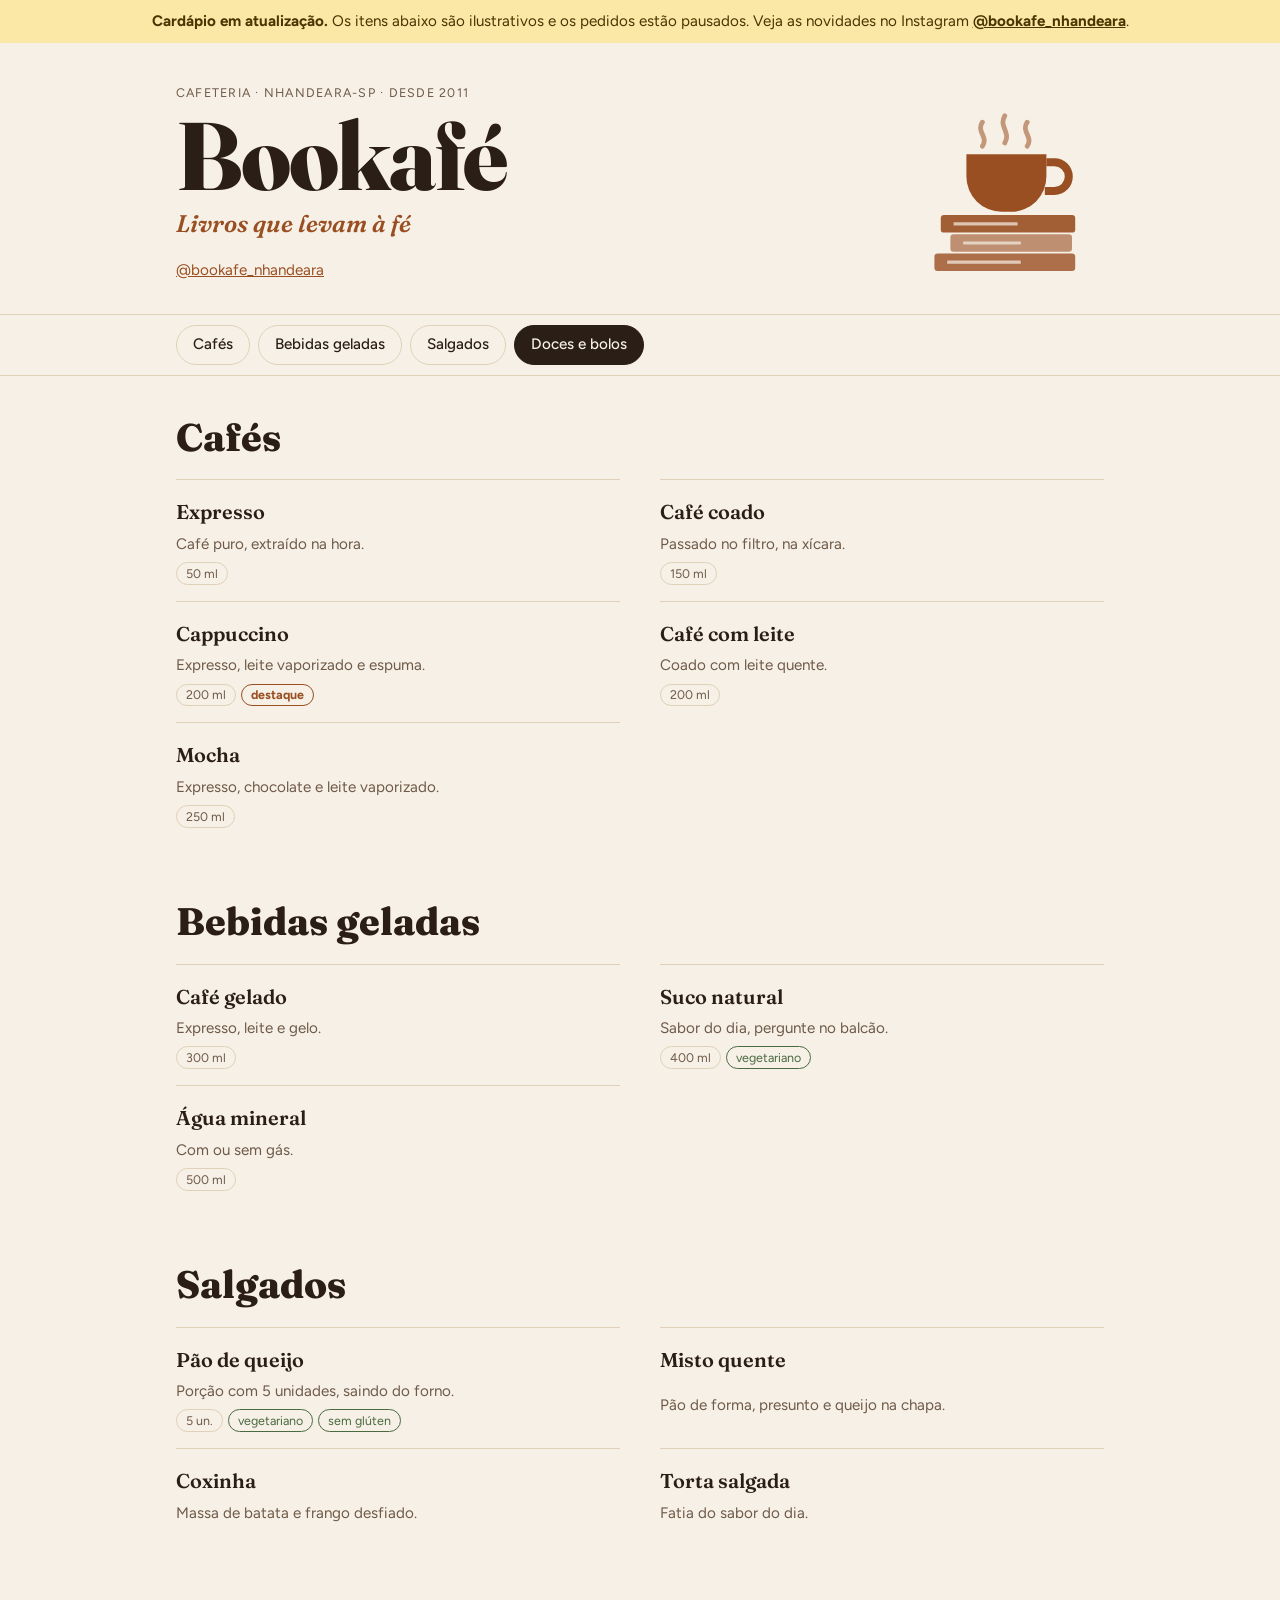
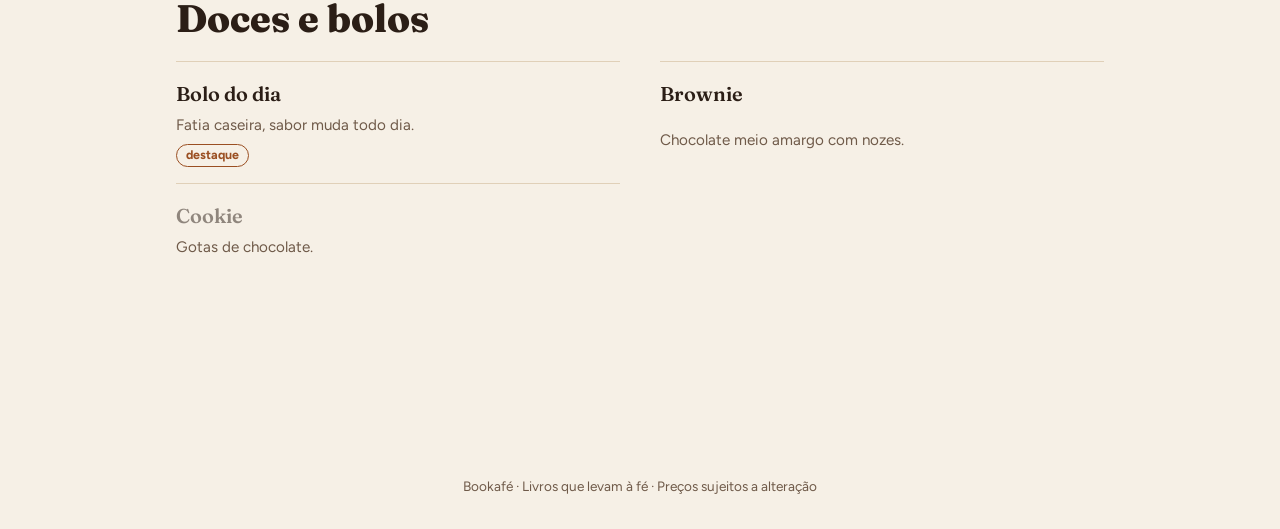
<file: index.html>
<!doctype html>
<html lang="pt-BR">
<head>
<meta charset="utf-8">
<meta name="viewport" content="width=device-width,initial-scale=1,viewport-fit=cover">
<title>Bookafé · Cardápio</title>
<meta name="description" content="Cardápio digital do Bookafé, cafeteria em Nhandeara-SP. Livros que levam à fé.">

<script>
/* =====================================================================
   ÁREA DE EDIÇÃO — tudo que muda no dia a dia fica aqui.
   Regras:
   - Texto sempre entre aspas: "assim".
   - Preço com PONTO, sem R$: 9.50 (nove e cinquenta).
   - Acabou um item? Coloque  esgotado: true  nele.
   - emAtualizacao: true  = aparece o aviso "Cardápio em atualização", os
     preços ficam ESCONDIDOS e os pedidos ficam PAUSADOS. Quando os produtos e preços forem os de verdade,
     mude para  false  e os pedidos voltam a funcionar.
   - Para testar os pedidos com o aviso ligado, abra o endereço com ?teste=1
     ou #teste no final (ex.: index.html?teste=1).
   ===================================================================== */
var LOJA = {
  nome: "Bookafé",
  lema: "Livros que levam à fé",
  emAtualizacao: true,

  // WhatsApp que recebe os pedidos: 55 + DDD + número, só dígitos.
  whatsapp: "5500000000000",

  // Pix que recebe os pagamentos.
  //  - CPF/CNPJ: só dígitos.  - Celular: "+5517999999999".  - E-mail: como está.
  //  - Chave aleatória: cole inteira.
  // nome: como aparece no banco (até 25 letras). cidade: até 15 letras.
  pix: { chave: "A PREENCHER", nome: "BOOKAFE", cidade: "NHANDEARA" },

  endereco: "A PREENCHER (rua, número, bairro)",
  horario: "A PREENCHER (dias e horários)",
  instagram: "bookafe_nhandeara",

  // Como o cliente pode receber o pedido (true = aparece, false = some).
  modos: { mesa: true, retirada: true, entrega: false },

  // Quantas mesas o Bookafé tem (numeradas de 1 até este número).
  mesas: 10,

  livros: "A PREENCHER: conte aqui como funcionam os livros no Bookafé (leitura no local, venda, empréstimo, indicações da semana)."
};

// tags aceitas: "vegetariano", "sem lactose", "sem glúten", "destaque"
var CARDAPIO = [
  { categoria: "Cafés", itens: [
    { nome: "Expresso", desc: "Café puro, extraído na hora.", tamanho: "50 ml", preco: 6.00 },
    { nome: "Café coado", desc: "Passado no filtro, na xícara.", tamanho: "150 ml", preco: 5.00 },
    { nome: "Cappuccino", desc: "Expresso, leite vaporizado e espuma.", tamanho: "200 ml", preco: 10.00, tags: ["destaque"] },
    { nome: "Café com leite", desc: "Coado com leite quente.", tamanho: "200 ml", preco: 7.00 },
    { nome: "Mocha", desc: "Expresso, chocolate e leite vaporizado.", tamanho: "250 ml", preco: 12.00 }
  ]},
  { categoria: "Bebidas geladas", itens: [
    { nome: "Café gelado", desc: "Expresso, leite e gelo.", tamanho: "300 ml", preco: 12.00 },
    { nome: "Suco natural", desc: "Sabor do dia, pergunte no balcão.", tamanho: "400 ml", preco: 10.00, tags: ["vegetariano"] },
    { nome: "Água mineral", desc: "Com ou sem gás.", tamanho: "500 ml", preco: 4.00 }
  ]},
  { categoria: "Salgados", itens: [
    { nome: "Pão de queijo", desc: "Porção com 5 unidades, saindo do forno.", tamanho: "5 un.", preco: 8.00, tags: ["vegetariano", "sem glúten"] },
    { nome: "Misto quente", desc: "Pão de forma, presunto e queijo na chapa.", preco: 10.00 },
    { nome: "Coxinha", desc: "Massa de batata e frango desfiado.", preco: 7.00 },
    { nome: "Torta salgada", desc: "Fatia do sabor do dia.", preco: 12.00 }
  ]},
  { categoria: "Doces e bolos", itens: [
    { nome: "Bolo do dia", desc: "Fatia caseira, sabor muda todo dia.", preco: 9.00, tags: ["destaque"] },
    { nome: "Brownie", desc: "Chocolate meio amargo com nozes.", preco: 9.00 },
    { nome: "Cookie", desc: "Gotas de chocolate.", preco: 6.00, esgotado: true }
  ]}
];
/* ======================= FIM DA ÁREA DE EDIÇÃO ======================= */
</script>

<link rel="preconnect" href="https://fonts.googleapis.com">
<link rel="preconnect" href="https://fonts.gstatic.com" crossorigin>
<link rel="stylesheet" href="https://fonts.googleapis.com/css2?family=Fraunces:opsz,wght@9..144,600;9..144,800&family=Figtree:wght@400;500;700&display=swap">
<style>
/* Layout: papel creme + café, abas de categoria fixas no topo, barra do pedido fixa embaixo, pedido em janela (dialog) */
:root {
  --bg: #f6f0e6;        /* papel */
  --surface: #fffaf2;
  --fg: #2b1e16;        /* espresso */
  --muted: #6f5a49;
  --line: #e0d0b8;
  --accent: #9a4f22;    /* caramelo torrado */
  --on-accent: #fff8ef;
  --leaf: #4b6a40;
  --warn-bg: #fbe7a6; --warn-fg: #4a3500;
  --danger: #a3341f;
  --shadow: 0 10px 30px rgba(60, 35, 15, .14);
  --font-display: "Fraunces", Georgia, "Times New Roman", serif;
  --font-body: "Figtree", system-ui, -apple-system, "Segoe UI", sans-serif;
  color-scheme: light;
}
@media (prefers-color-scheme: dark) { :root:not([data-theme="light"]) {
  --bg: #1a1410; --surface: #241b15; --fg: #f1e6d6; --muted: #bba48e; --line: #3e3026;
  --accent: #e39a5c; --on-accent: #1d1009; --leaf: #9cc08c; --warn-bg: #4a3a0c; --warn-fg: #fbe7a6;
  --danger: #f08a73; --shadow: 0 10px 30px rgba(0,0,0,.45); color-scheme: dark; } }
:root[data-theme="dark"] {
  --bg: #1a1410; --surface: #241b15; --fg: #f1e6d6; --muted: #bba48e; --line: #3e3026;
  --accent: #e39a5c; --on-accent: #1d1009; --leaf: #9cc08c; --warn-bg: #4a3a0c; --warn-fg: #fbe7a6;
  --danger: #f08a73; --shadow: 0 10px 30px rgba(0,0,0,.45); color-scheme: dark; }

* { box-sizing: border-box; }
html { scroll-padding-top: 4.5rem; }
body { margin: 0; background: var(--bg); color: var(--fg); font: 400 1.0625rem/1.55 var(--font-body); }
.wrap { max-width: 60rem; margin-inline: auto; padding-inline: max(16px, env(safe-area-inset-left, 0px)) max(16px, env(safe-area-inset-right, 0px)); }
h1, h2, h3 { font-family: var(--font-display); margin: 0; text-wrap: balance; }
button { font: inherit; color: inherit; cursor: pointer; }
a { color: var(--accent); }
:focus-visible { outline: 3px solid var(--accent); outline-offset: 3px; }
[hidden] { display: none !important; }

.draft { background: var(--warn-bg); color: var(--warn-fg); font-size: .95rem; text-align: center; padding: .6rem 16px; text-wrap: balance; }
.draft a { color: inherit; font-weight: 700; }

/* topo */
.hero { padding-block: 2.5rem 2rem; }
.hero .wrap { display: grid; grid-template-columns: 1fr auto; gap: 1.5rem; align-items: center; }
.eyebrow { margin: 0 0 .5rem; font-size: .78rem; letter-spacing: .1em; text-transform: uppercase; color: var(--muted); }
h1 { font-size: clamp(3.2rem, 13vw, 6rem); font-weight: 800; line-height: .95; letter-spacing: -.02em; }
.lema { margin: .4rem 0 0; font: italic 600 clamp(1.15rem, 3.6vw, 1.5rem)/1.3 var(--font-display); color: var(--accent); }
.info { margin: 1.25rem 0 0; padding: 0; list-style: none; color: var(--muted); font-size: .95rem; display: grid; gap: .2rem; }
.mesaFixa { margin: 0; padding: .7rem .9rem; border-radius: .7rem; border: 1px solid var(--accent); background: color-mix(in srgb, var(--accent) 10%, transparent); }
.mesa-badge { display: inline-block; margin-top: 1rem; padding: .3rem .9rem; border-radius: 999px; background: var(--accent); color: var(--on-accent); font-weight: 700; }
.art { width: clamp(7rem, 26vw, 12rem); color: var(--accent); }

/* abas */
.tabs { position: sticky; top: env(safe-area-inset-top, 0px); z-index: 4; background: color-mix(in srgb, var(--bg) 92%, transparent); backdrop-filter: blur(6px); border-block: 1px solid var(--line); }
.tabs .wrap { display: flex; gap: .5rem; overflow-x: auto; padding-block: .6rem; scrollbar-width: none; }
.tabs a { flex: none; padding: .45rem 1rem; border-radius: 999px; border: 1px solid var(--line); color: var(--fg); text-decoration: none; font-weight: 500; font-size: .95rem; white-space: nowrap; }
.tabs a[aria-current="true"] { background: var(--fg); color: var(--bg); border-color: var(--fg); }

/* cardápio */
main { padding-bottom: 10.5rem; }
.cat { padding-block: 2rem 1rem; }
.cat h2 { font-size: clamp(1.8rem, 6vw, 2.4rem); font-weight: 800; margin-bottom: .75rem; }
.list { list-style: none; margin: 0; padding: 0; display: grid; grid-template-columns: repeat(2, minmax(0, 1fr)); column-gap: 2.5rem; }
.item { padding-block: 1rem; border-top: 1px solid var(--line); display: grid; grid-template-columns: minmax(0, 1fr) auto; gap: .35rem 1rem; align-items: start; }
.row { grid-column: 1 / -1; display: flex; align-items: baseline; gap: .5rem; }
.row h3 { font-size: 1.25rem; font-weight: 600; }
.dots { flex: 1; min-width: .75rem; border-bottom: 2px dotted var(--line); transform: translateY(-.25rem); }
.price { font: 700 1.15rem var(--font-body); color: var(--accent); font-variant-numeric: tabular-nums; white-space: nowrap; }
.desc { margin: 0; color: var(--muted); font-size: .95rem; }
.meta { display: flex; flex-wrap: wrap; gap: .35rem; margin-top: .35rem; font-size: .78rem; }
.meta span { padding: .05rem .55rem; border-radius: 999px; border: 1px solid var(--line); color: var(--muted); }
.meta .t-vegetariano, .meta .t-sem-lactose, .meta .t-sem-gluten { border-color: var(--leaf); color: var(--leaf); }
.meta .t-destaque { border-color: var(--accent); color: var(--accent); font-weight: 700; }
.item.out .row h3, .item.out .price { opacity: .5; }
.item.out .price { text-decoration: line-through; }
.ctrl { align-self: end; }
.add { min-height: 2.75rem; padding: 0 1.1rem; border-radius: 999px; border: 1.5px solid var(--accent); background: transparent; color: var(--accent); font-weight: 700; }
.add:hover { background: var(--accent); color: var(--on-accent); }
.soldout { display: inline-block; padding: .55rem 0; color: var(--danger); font-weight: 700; font-size: .9rem; }
.stepper { display: inline-flex; align-items: center; border-radius: 999px; background: var(--accent); color: var(--on-accent); }
.stepper button { width: 2.75rem; height: 2.75rem; border: 0; background: none; color: inherit; font-size: 1.35rem; font-weight: 700; border-radius: 999px; }
.stepper output { min-width: 1.5rem; text-align: center; font-weight: 700; font-variant-numeric: tabular-nums; }

/* livros */
.books { margin-top: 2.5rem; padding: 1.75rem; border-radius: 1.25rem; background: var(--surface); border: 1px solid var(--line); display: grid; grid-template-columns: auto 1fr; gap: 1.25rem; align-items: center; }
.books h2 { font-size: clamp(1.5rem, 5vw, 2rem); }
.books p { margin: .4rem 0 0; color: var(--muted); }
.books svg { width: 4rem; color: var(--accent); }
footer { padding-block: 1rem 2rem; text-align: center; color: var(--muted); font-size: .85rem; }

/* barra do pedido */
.cartbar { display: grid; gap: .5rem; position: fixed; z-index: 5; left: 0; right: 0; bottom: 0; padding: .75rem max(16px, env(safe-area-inset-right, 0px)) calc(.75rem + env(safe-area-inset-bottom, 0px)) max(16px, env(safe-area-inset-left, 0px)); background: linear-gradient(to top, var(--bg) 65%, transparent); }
.cartbar button { width: min(100%, 36rem); margin-inline: auto; display: flex; justify-content: space-between; align-items: center; gap: 1rem; min-height: 3.6rem; padding: 0 1.4rem; border: 0; border-radius: 999px; background: var(--accent); color: var(--on-accent); font-weight: 700; font-size: 1.05rem; box-shadow: var(--shadow); }
.cartbar .count { font-weight: 500; opacity: .9; }
.cartbar .contaBtn { min-height: 3rem; background: var(--surface); color: var(--fg); border: 1.5px solid var(--accent); font-size: 1rem; }
#contaPedidos { display: grid; gap: 1rem; }
.ped h3 { display: flex; justify-content: space-between; gap: 1rem; margin: 0 0 .2rem; font: 700 .95rem var(--font-body); }
.ped h3 span { color: var(--muted); font-weight: 400; }
.ped ul { list-style: none; margin: 0; padding: 0; }
.ped li { display: flex; justify-content: space-between; gap: 1rem; padding-block: .35rem; border-bottom: 1px solid var(--line); font-variant-numeric: tabular-nums; }
.ped li span:last-child { white-space: nowrap; font-weight: 700; }
.linkBtn { display: grid; place-items: center; text-decoration: none; }
.grupo, .pessoas { display: grid; gap: .75rem; }
.pessoa { display: grid; gap: .55rem; padding: .8rem; border: 1px solid var(--line); border-radius: .9rem; background: var(--bg); }
.pessoa label { display: grid; gap: .25rem; min-width: 0; font-size: .85rem; font-weight: 500; }
.pessoa input, .pessoa select { background: var(--surface); }
.pessoaTop { display: grid; grid-template-columns: minmax(0, 1fr) auto; gap: .5rem; align-items: end; }
.pessoaRow { display: grid; grid-template-columns: minmax(0, 6.5rem) minmax(0, 1fr); gap: .5rem; }

/* janela do pedido */
dialog { width: min(100% - 24px, 32rem); max-height: calc(100dvh - 24px); padding: 0; border: 0; border-radius: 1.25rem; background: var(--surface); color: var(--fg); box-shadow: var(--shadow); }
dialog::backdrop { background: rgba(20, 12, 6, .55); }
.sheet { padding: 1.4rem 1.25rem 1.25rem; display: grid; gap: 1rem; }
.sheet header { display: flex; justify-content: space-between; align-items: center; gap: 1rem; }
.sheet h2 { font-size: 1.6rem; }
.x { width: 2.75rem; height: 2.75rem; border: 1px solid var(--line); background: none; border-radius: 999px; font-size: 1.3rem; }
.lines { list-style: none; margin: 0; padding: 0; }
.lines li { display: grid; grid-template-columns: minmax(0, 1fr) auto; grid-template-areas: "info step" "info sub"; gap: .3rem .75rem; align-items: center; padding-block: .7rem; border-bottom: 1px solid var(--line); }
.lines li > div:first-child { grid-area: info; }
.lines .name { font-weight: 600; }
.lines .unit { color: var(--muted); font-size: .88rem; }
.lines .sub { grid-area: sub; font-weight: 700; font-variant-numeric: tabular-nums; text-align: right; }
.lines .stepper { grid-area: step; }
.total { display: flex; justify-content: space-between; align-items: baseline; font-size: 1.15rem; }
.total strong { font: 800 1.7rem var(--font-display); color: var(--accent); font-variant-numeric: tabular-nums; }
fieldset { border: 0; margin: 0; padding: 0; display: grid; gap: .5rem; }
legend { font-weight: 700; margin-bottom: .4rem; padding: 0; }
label.field { display: grid; gap: .3rem; font-weight: 500; font-size: .95rem; }
input[type="text"], input[type="number"], textarea, select { width: 100%; min-height: 2.9rem; padding: .6rem .8rem; border: 1px solid var(--line); border-radius: .7rem; background: var(--bg); color: var(--fg); font: inherit; }
textarea { min-height: 4rem; resize: vertical; }
.opts { display: flex; flex-wrap: wrap; gap: .5rem; }
.opts label { flex: 1 1 8rem; display: flex; align-items: center; gap: .5rem; min-height: 2.9rem; padding: .5rem .8rem; border: 1px solid var(--line); border-radius: .7rem; cursor: pointer; font-size: .95rem; }
.opts label:has(input:checked) { border-color: var(--accent); background: color-mix(in srgb, var(--accent) 10%, transparent); font-weight: 700; }
.opts input { accent-color: var(--accent); width: 1.1rem; height: 1.1rem; margin: 0; }
.err { color: var(--danger); font-size: .9rem; margin: 0; }
.primary { min-height: 3.4rem; border: 0; border-radius: 999px; background: var(--accent); color: var(--on-accent); font-weight: 700; font-size: 1.05rem; }
.ghost { min-height: 3rem; border: 1px solid var(--line); border-radius: 999px; background: none; font-weight: 500; }
.note { margin: 0; color: var(--muted); font-size: .88rem; }
.warn { margin: 0; padding: .6rem .8rem; border-radius: .7rem; background: var(--warn-bg); color: var(--warn-fg); font-size: .88rem; }
.qr { width: min(100%, 15rem); margin-inline: auto; padding: .5rem; background: #fff; border-radius: .75rem; }
.qr svg { display: block; width: 100%; height: auto; }
.pixcode { font: .78rem/1.4 ui-monospace, Menlo, Consolas, monospace; word-break: break-all; padding: .6rem .8rem; border-radius: .7rem; background: var(--bg); border: 1px dashed var(--line); max-height: 5.5rem; overflow: auto; }
.center { text-align: center; }
.big { font: 800 2.2rem var(--font-display); color: var(--accent); }
.empty { color: var(--muted); text-align: center; padding-block: 1rem; margin: 0; }

@media (max-width: 720px) {
  .list { grid-template-columns: minmax(0, 1fr); }
  .books { grid-template-columns: minmax(0, 1fr); padding: 1.25rem; }
}
@media (prefers-reduced-motion: no-preference) { .add, .tabs a { transition: background .15s, color .15s; } }
@media print { .tabs, .cartbar, dialog, .add, .stepper { display: none !important; } }
</style>
</head>
<body>

<div class="draft" id="draft" role="status" hidden></div>

<header class="hero">
  <div class="wrap">
    <div>
      <p class="eyebrow">Cafeteria · Nhandeara-SP · desde 2011</p>
      <h1 id="nome">Bookafé</h1>
      <p class="lema" id="lema"></p>
      <ul class="info">
        <li id="horario"></li>
        <li id="endereco"></li>
        <li><a id="insta" href="#" target="_blank" rel="noopener"></a></li>
      </ul>
      <span class="mesa-badge" id="mesaBadge" hidden></span>
    </div>
    <svg class="art" viewBox="0 0 120 120" role="img" aria-label="Xícara de café sobre uma pilha de livros">
      <path d="M44 22c-4 6 4 9 0 15M58 18c-4 7 4 10 0 17M72 22c-4 6 4 9 0 15" fill="none" stroke="currentColor" stroke-width="3" stroke-linecap="round" opacity=".55"/>
      <path d="M34 42h50v14a22 22 0 0 1-22 22h-6a22 22 0 0 1-22-22z" fill="currentColor"/>
      <path d="M84 47h5a9 9 0 0 1 0 18h-6" fill="none" stroke="currentColor" stroke-width="5"/>
      <rect x="18" y="80" width="84" height="11" rx="2" fill="currentColor" opacity=".9"/>
      <rect x="24" y="92" width="76" height="11" rx="2" fill="currentColor" opacity=".6"/>
      <rect x="14" y="104" width="88" height="11" rx="2" fill="currentColor" opacity=".8"/>
      <path d="M26 85.5h40M32 97.5h36M22 109.5h46" stroke="var(--bg)" stroke-width="2" opacity=".7"/>
    </svg>
  </div>
</header>

<nav class="tabs" aria-label="Categorias do cardápio"><div class="wrap" id="tabs"></div></nav>

<main class="wrap" id="menu"></main>

<footer><div class="wrap" id="rodape"></div></footer>

<div class="cartbar" id="cartbar" hidden>
  <button type="button" class="contaBtn" id="openConta" hidden><span>Minha conta <span class="count" id="contaCount"></span></span><span id="contaBarTotal"></span></button>
  <button type="button" class="cartBtn" id="openCart" hidden><span>Ver pedido <span class="count" id="count"></span></span><span id="barTotal"></span></button>
</div>

<dialog id="dlg" aria-labelledby="dlgTitle">
  <!-- passo 1: revisar e enviar o pedido (sem pagamento: paga-se ao fechar a conta) -->
  <form class="sheet" id="stepCart" novalidate>
    <header><h2 id="dlgTitle">Seu pedido</h2><button type="button" class="x" data-close aria-label="Fechar">×</button></header>
    <ul class="lines" id="lines"></ul>
    <p class="empty" id="empty" hidden>Nenhum item ainda. Escolha no cardápio.</p>
    <div class="total"><span>Total deste pedido</span><strong id="total"></strong></div>

    <label class="field">Seu nome<input type="text" id="cliente" autocomplete="given-name" maxlength="40" required aria-describedby="nomeDica"></label>
    <p class="note" id="nomeDica">Assim a equipe sabe de quem é cada pedido, mesmo com várias pessoas pedindo na mesma mesa.</p>

    <fieldset><legend>Como vai receber?</legend>
      <div class="opts" id="modos"></div>
    </fieldset>
    <label class="field" id="mesaField" hidden>Número da mesa<input type="number" id="mesa" inputmode="numeric" min="1"></label>
    <p class="mesaFixa" id="mesaFixa" hidden><strong>Mesa <span id="mesaFixaN"></span></strong> · lida do QR Code da mesa</p>
    <label class="field" id="endField" hidden>Endereço de entrega<textarea id="endEntrega" autocomplete="street-address"></textarea></label>

    <label class="field">Observação (opcional)<textarea id="obs" placeholder="Ex.: sem açúcar, leite sem lactose"></textarea></label>

    <p class="note">Você não paga agora. O pedido entra na sua conta e o pagamento é no final, em <strong>Minha conta</strong>.</p>
    <p class="err" id="err" role="alert"></p>
    <button type="submit" class="primary" id="goNext">Enviar pedido</button>
  </form>

  <!-- passo 2: pedido enviado -->
  <div class="sheet center" id="stepSent" hidden>
    <header><h2>Pedido enviado</h2><button type="button" class="x" data-close aria-label="Fechar">×</button></header>
    <p class="big quem" style="font-size:1.6rem;margin:0"></p>
    <p id="sentInfo" style="margin:0;font-weight:700"></p>
    <p class="note">O pagamento é no final: quando terminar, abra <strong>Minha conta</strong> e feche a conta. Se o WhatsApp não abriu sozinho, toque no botão abaixo.</p>
    <a class="primary linkBtn" id="waPedido" href="#" target="_blank" rel="noopener">Abrir WhatsApp</a>
    <button type="button" class="ghost" data-close>Voltar ao cardápio</button>
    <button type="button" class="ghost" id="sentConta">Ver minha conta</button>
  </div>

  <!-- passo 3: minha conta (tudo o que foi pedido) e fechamento -->
  <form class="sheet" id="stepConta" hidden novalidate>
    <header><h2>Minha conta</h2><button type="button" class="x" data-close aria-label="Fechar">×</button></header>
    <p class="note" style="margin:0"><strong class="quem"></strong> · Conta <strong class="contaId"></strong></p>
    <div id="contaPedidos"></div>
    <div class="total"><span>Total da conta</span><strong id="contaTotal"></strong></div>

    <fieldset><legend>Quem paga?</legend>
      <div class="opts">
        <label><input type="radio" name="div" value="um" checked> Uma pessoa paga tudo</label>
        <label><input type="radio" name="div" value="varios"> Dividir a conta</label>
      </div>
    </fieldset>

    <!-- uma pessoa paga tudo -->
    <div class="grupo" id="pagUm">
      <fieldset><legend>Como quer pagar?</legend>
        <div class="opts">
          <label><input type="radio" name="pag" value="pix" checked> Pix agora</label>
          <label><input type="radio" name="pag" value="atendente"> <span id="pagLabel">Chamar atendente na mesa</span></label>
        </div>
      </fieldset>
      <fieldset id="formaField" hidden><legend id="formaLegend">Como vai pagar ao atendente?</legend>
        <div class="opts">
          <label><input type="radio" name="forma" value="debito"> Cartão de débito</label>
          <label><input type="radio" name="forma" value="credito"> Cartão de crédito</label>
          <label><input type="radio" name="forma" value="dinheiro"> Dinheiro</label>
        </div>
      </fieldset>
      <label class="field" id="trocoField" hidden>Precisa de troco? Para quanto? (opcional)<input type="text" id="troco" inputmode="decimal" placeholder="Ex.: 50"></label>
    </div>

    <!-- conta dividida: cada pessoa com seu valor e sua forma de pagamento -->
    <div class="grupo" id="pagVarios" hidden>
      <p class="note">Cada pessoa tem o seu valor e a sua forma de pagamento. Quem não mudar o valor divide por igual o que falta.</p>
      <div class="pessoas" id="pessoas"></div>
      <button type="button" class="ghost" id="addPessoa">+ Adicionar pessoa</button>
      <p class="note" id="divResumo" role="status"></p>
    </div>

    <p class="err" id="errConta" role="alert"></p>
    <button type="submit" class="primary" id="goFechar">Fechar a conta</button>
    <button type="button" class="ghost" data-close>Ainda não: pedir mais</button>
  </form>

  <!-- passo 4: pagar a conta com Pix -->
  <div class="sheet" id="stepPix" hidden>
    <header><h2>Pague com Pix</h2><button type="button" class="x" data-close aria-label="Fechar">×</button></header>
    <p class="warn" id="pixWarn" hidden></p>
    <div class="center"><p id="pixQuem" style="margin:0;font-weight:700" hidden></p><div class="big" id="pixTotal"></div><p class="note"><strong class="quem"></strong> · Conta <strong class="contaId"></strong></p></div>
    <div class="qr" id="qr"></div>
    <p class="note center">Abra o app do seu banco, escolha <strong>Pix → Ler QR Code</strong>. O valor já vem preenchido.</p>
    <div class="pixcode" id="pixCode"></div>
    <button type="button" class="ghost" id="copy">Copiar código Pix (copia e cola)</button>
    <button type="button" class="primary" id="paid">Já paguei: avisar o Bookafé no WhatsApp</button>
    <p class="note center">O Bookafé confere o pagamento no banco e confirma pelo WhatsApp.</p>
    <button type="button" class="ghost" id="back">Voltar à conta</button>
  </div>

  <!-- passo 5: fechamento enviado -->
  <div class="sheet center" id="stepDone" hidden>
    <header><h2>Fechamento enviado</h2><button type="button" class="x" data-close aria-label="Fechar">×</button></header>
    <p class="big quem" style="font-size:1.6rem;margin:0"></p>
    <p class="big" id="doneTotal" style="margin:0"></p>
    <p id="doneInfo" style="margin:0;font-weight:700"></p>
    <p class="note">Se o WhatsApp não abriu sozinho, toque no botão abaixo.</p>
    <a class="primary linkBtn" id="waAgain" href="#" target="_blank" rel="noopener">Abrir WhatsApp</a>
    <button type="button" class="ghost" data-close>Concluir</button>
  </div>
</dialog>

<script>
(function () {
  "use strict";

  // ---------- utilidades ----------
  var $ = function (id) { return document.getElementById(id); };
  var brl = new Intl.NumberFormat("pt-BR", { style: "currency", currency: "BRL" });
  var money = function (cents) { return brl.format(cents / 100); };
  var cents = function (v) { return Math.round(Number(v) * 100); };
  var slug = function (s) { return String(s).normalize("NFD").replace(/[̀-ͯ]/g, "").toLowerCase().replace(/[^a-z0-9]+/g, "-").replace(/^-|-$/g, ""); };
  var esc = function (s) { return String(s).replace(/[&<>"']/g, function (c) { return { "&": "&amp;", "<": "&lt;", ">": "&gt;", '"': "&quot;", "'": "&#39;" }[c]; }); };
  var store = {
    get: function (k) { try { return JSON.parse(localStorage.getItem(k)); } catch (e) { return null; } },
    set: function (k, v) { try { localStorage.setItem(k, JSON.stringify(v)); } catch (e) {} }
  };
  var pendente = function (s) { return !s || /A PREENCHER/i.test(s); };

  // ---------- catálogo ----------
  var produtos = {}; // id -> item
  CARDAPIO.forEach(function (cat) {
    cat.id = "cat-" + slug(cat.categoria);
    cat.itens.forEach(function (it) {
      it.id = slug(cat.categoria + "-" + it.nome);
      it.cents = cents(it.preco);
      produtos[it.id] = it;
    });
  });

  // ---------- estado ----------
  var KEY = "bookafe-pedido";
  var cart = store.get(KEY) || {};
  Object.keys(cart).forEach(function (id) { if (!produtos[id] || produtos[id].esgotado) delete cart[id]; });
  var params = new URLSearchParams(location.search);
  // Modo de teste: ?teste=1 ou #teste no fim do endereço. #cliente volta para a visão do cliente.
  var teste = params.has("teste") || location.hash === "#teste";
  var pausado = !!LOJA.emAtualizacao && !teste; // cardápio em atualização: mostra os itens, mas não aceita pedidos
  // Mesa lida do QR Code: ?mesa=5 (é o que os QR impressos usam) ou #mesa5 no fim do endereço.
  function mesaDoEndereco() {
    var m = /^#mesa-?(\d{1,3})$/.exec(location.hash);
    var n = parseInt(m ? m[1] : params.get("mesa"), 10);
    return n >= 1 && n <= LOJA.mesas ? String(n) : "";
  }
  var mesaUrl = mesaDoEndereco();

  // ---------- cabeçalho ----------
  // textos ainda "A PREENCHER" só aparecem no modo de teste, nunca para o cliente
  var visivel = function (s) { return !pendente(s) || teste; };
  function aplicarModo() { // aviso do topo e o que muda entre "cliente" e "teste"
    pausado = !!LOJA.emAtualizacao && !teste;
    $("draft").hidden = !LOJA.emAtualizacao;
    if (pausado) {
      $("draft").innerHTML = "<strong>Cardápio em atualização.</strong> Os itens abaixo são ilustrativos e os pedidos estão pausados. " +
        'Veja as novidades no Instagram <a href="https://instagram.com/' + esc(LOJA.instagram) + '" target="_blank" rel="noopener">@' + esc(LOJA.instagram) + "</a>.";
      cart = {};
    } else if (LOJA.emAtualizacao) {
      $("draft").textContent = "Modo de teste: itens, preços, WhatsApp e chave Pix são de exemplo. Não pague.";
    }
    $("horario").hidden = !visivel(LOJA.horario);
    $("endereco").hidden = !visivel(LOJA.endereco);
  }
  function mostraMesa() { $("mesaBadge").hidden = !mesaUrl; $("mesaBadge").textContent = "Você está na mesa " + mesaUrl; }
  window.addEventListener("hashchange", function () {
    var m = mesaDoEndereco();
    if (m && m !== mesaUrl) { mesaUrl = m; mostraMesa(); aplicarMesaQR(); }
    var novo = location.hash === "#teste" ? true : location.hash === "#cliente" ? false : teste;
    if (novo === teste) return;
    teste = novo;
    if ($("dlg").open) $("dlg").close();
    aplicarModo(); renderMenu(); refreshBar(); spy();
  });
  $("nome").textContent = LOJA.nome;
  $("lema").textContent = LOJA.lema;
  $("horario").textContent = LOJA.horario;
  $("endereco").textContent = LOJA.endereco;
  $("insta").textContent = "@" + LOJA.instagram;
  $("insta").href = "https://instagram.com/" + LOJA.instagram;
  $("rodape").textContent = LOJA.nome + " · " + LOJA.lema + " · Preços sujeitos a alteração";
  mostraMesa();

  // ---------- cardápio ----------
  function controle(it) {
    if (pausado) return "";
    if (it.esgotado) return '<span class="soldout">Esgotado</span>';
    var q = cart[it.id] || 0;
    if (!q) return '<button type="button" class="add" data-add="' + it.id + '" aria-label="Adicionar ' + esc(it.nome) + '">Adicionar</button>';
    return '<span class="stepper"><button type="button" data-sub="' + it.id + '" aria-label="Tirar um ' + esc(it.nome) + '">−</button>' +
      '<output aria-live="polite">' + q + '</output>' +
      '<button type="button" data-add="' + it.id + '" aria-label="Mais um ' + esc(it.nome) + '">+</button></span>';
  }

  function renderMenu() {
    var html = "";
    CARDAPIO.forEach(function (cat) {
      html += '<section class="cat" id="' + cat.id + '" aria-labelledby="h-' + cat.id + '"><h2 id="h-' + cat.id + '">' + esc(cat.categoria) + '</h2><ul class="list">';
      cat.itens.forEach(function (it) {
        var tags = (it.tags || []).map(function (t) { return '<span class="t-' + slug(t) + '">' + esc(t) + '</span>'; });
        if (it.tamanho) tags.unshift('<span>' + esc(it.tamanho) + '</span>');
        html += '<li class="item' + (it.esgotado ? " out" : "") + '">' +
          '<div class="row"><h3>' + esc(it.nome) + '</h3>' + (pausado ? "" : '<span class="dots" aria-hidden="true"></span><span class="price">' + money(it.cents) + '</span>') + '</div>' +
          '<div><p class="desc">' + esc(it.desc || "") + '</p>' + (tags.length ? '<div class="meta">' + tags.join("") + '</div>' : "") + '</div>' +
          '<div class="ctrl" id="c-' + it.id + '">' + controle(it) + '</div></li>';
      });
      html += "</ul></section>";
    });
    if (visivel(LOJA.livros)) html += '<section class="books" aria-labelledby="h-livros" id="cat-livros">' +
      '<svg viewBox="0 0 64 64" aria-hidden="true"><path d="M6 14c9-3 18-2 26 4v36c-8-6-17-7-26-4zM58 14c-9-3-18-2-26 4v36c8-6 17-7 26-4z" fill="none" stroke="currentColor" stroke-width="3.5" stroke-linejoin="round"/></svg>' +
      '<div><h2 id="h-livros">Cantinho dos livros</h2><p>' + esc(LOJA.livros) + '</p></div></section>';
    $("menu").innerHTML = html;

    $("tabs").innerHTML = CARDAPIO.map(function (cat) { return '<a href="#' + cat.id + '">' + esc(cat.categoria) + '</a>'; }).join("") +
      (visivel(LOJA.livros) ? '<a href="#cat-livros">Livros</a>' : "");
  }

  function refreshItem(id) { var el = $("c-" + id); if (el) el.innerHTML = controle(produtos[id]); }

  function itensDoPedido() {
    var out = [];
    CARDAPIO.forEach(function (cat) { cat.itens.forEach(function (it) { if (cart[it.id]) out.push({ it: it, q: cart[it.id], sub: it.cents * cart[it.id] }); }); });
    return out;
  }
  function totalCents() { return itensDoPedido().reduce(function (s, l) { return s + l.sub; }, 0); }

  function refreshBar() {
    var n = itensDoPedido().reduce(function (s, l) { return s + l.q; }, 0);
    var np = conta ? conta.pedidos.length : 0;
    $("openCart").hidden = n === 0;
    $("openConta").hidden = np === 0;
    $("cartbar").hidden = pausado || (n === 0 && np === 0);
    $("count").textContent = "(" + n + (n === 1 ? " item)" : " itens)");
    $("barTotal").textContent = money(totalCents());
    $("contaCount").textContent = "(" + np + (np === 1 ? " pedido)" : " pedidos)");
    $("contaBarTotal").textContent = money(contaTotal());
  }

  function change(id, d) {
    var it = produtos[id];
    if (!it || it.esgotado) return;
    var q = (cart[id] || 0) + d;
    if (q <= 0) delete cart[id]; else cart[id] = Math.min(q, 99);
    store.set(KEY, cart);
    refreshItem(id); refreshBar();
    if (!$("dlg").open) return;
    renderLines();
  }

  document.addEventListener("click", function (e) {
    var a = e.target.closest("[data-add]"), s = e.target.closest("[data-sub]");
    if (a) { change(a.getAttribute("data-add"), 1); focusCtrl(a, "data-add"); }
    if (s) { change(s.getAttribute("data-sub"), -1); focusCtrl(s, "data-sub"); }
    if (e.target.closest("[data-close]")) $("dlg").close();
  });
  // mantém o foco no botão certo depois que o controle é redesenhado
  function focusCtrl(btn, attr) {
    var id = btn.getAttribute(attr);
    var scope = btn.closest("dialog") ? $("lines") : $("c-" + id);
    if (!scope) return;
    var alvo = scope.querySelector("[" + attr + '="' + id + '"]') || scope.querySelector("button");
    if (alvo) alvo.focus();
  }

  // abas: marca a categoria visível
  var io = null;
  function spy() {
    if (io) io.disconnect();
    var links = $("tabs").querySelectorAll("a");
    var secs = Array.prototype.map.call(links, function (l) { return document.querySelector(l.getAttribute("href")); });
    if (!("IntersectionObserver" in window)) return;
    io = new IntersectionObserver(function (ents) {
      ents.forEach(function (en) {
        if (!en.isIntersecting) return;
        links.forEach(function (l) { l.setAttribute("aria-current", l.getAttribute("href") === "#" + en.target.id ? "true" : "false"); });
        var on = $("tabs").querySelector('[aria-current="true"]');
        if (on) on.scrollIntoView({ block: "nearest", inline: "nearest" });
      });
    }, { rootMargin: "-30% 0px -60% 0px" });
    secs.forEach(function (s) { if (s) io.observe(s); });
  }

  // ---------- conta do cliente: tudo o que já foi pedido; o pagamento é só no fechamento ----------
  var CONTA_KEY = "bookafe-conta", CONTA_VALE = 12 * 60 * 60 * 1000; // conta esquecida no aparelho some depois de 12 h
  var conta = store.get(CONTA_KEY);
  if (!conta || !Array.isArray(conta.pedidos) || !conta.pedidos.length || conta.fechada || Date.now() - conta.aberta > CONTA_VALE) conta = null;
  function salvaConta() { store.set(CONTA_KEY, conta); }
  function contaTotal() { return conta ? conta.pedidos.reduce(function (s, p) { return s + p.total; }, 0) : 0; }
  function wa(texto) { return "https://wa.me/" + String(LOJA.whatsapp).replace(/\D/g, "") + "?text=" + encodeURIComponent(texto); }

  // ---------- janela do pedido ----------
  var MODOS = { mesa: "Na mesa", retirada: "Retirar no balcão", entrega: "Entrega" };
  $("mesa").max = LOJA.mesas;
  function renderModos() {
    var on = Object.keys(MODOS).filter(function (k) { return LOJA.modos[k]; });
    var padrao = conta ? conta.modo : on[0];
    if (on.indexOf(padrao) < 0) padrao = on[0];
    $("modos").innerHTML = on.map(function (k) {
      return '<label><input type="radio" name="modo" value="' + k + '"' + (k === padrao ? " checked" : "") + "> " + MODOS[k] + "</label>";
    }).join("");
    if (conta) { $("cliente").value = conta.nome; $("mesa").value = conta.mesa; $("endEntrega").value = conta.end; }
    syncModo();
    aplicarMesaQR();
  }
  // Mesa lida do QR Code: entra sozinha no pedido (o cliente não digita) e vale também para a conta aberta.
  function aplicarMesaQR() {
    if (!mesaUrl || !LOJA.modos.mesa) return;
    var r = document.querySelector('input[name="modo"][value="mesa"]'); if (r) r.checked = true;
    $("mesa").value = mesaUrl;
    if (conta && (conta.modo !== "mesa" || conta.mesa !== mesaUrl)) { conta.modo = "mesa"; conta.mesa = mesaUrl; salvaConta(); }
    syncModo();
  }
  function modo() { var r = document.querySelector('input[name="modo"]:checked'); return r ? r.value : ""; }
  function pag() { return document.querySelector('input[name="pag"]:checked').value; }
  function forma() { var r = document.querySelector('input[name="forma"]:checked'); return r ? r.value : ""; }
  var ONDE = { // textos do pagamento presencial, conforme o jeito de receber
    mesa:     { opcao: "Chamar atendente na mesa", pergunta: "Como vai pagar ao atendente?" },
    retirada: { opcao: "Pagar no balcão",          pergunta: "Como vai pagar no balcão?" },
    entrega:  { opcao: "Pagar na entrega",         pergunta: "Como vai pagar na entrega?" }
  };
  var FORMAS = { debito: "cartão de débito", credito: "cartão de crédito", dinheiro: "dinheiro" };
  function syncModo() {
    var naMesa = modo() === "mesa", fixa = naMesa && !!mesaUrl; // com QR da mesa, o número não é digitado
    $("mesaField").hidden = !naMesa || fixa; $("mesaFixa").hidden = !fixa;
    if (fixa) { $("mesa").value = mesaUrl; $("mesaFixaN").textContent = mesaUrl; }
    $("endField").hidden = modo() !== "entrega";
  }
  function syncPag() { // opções de pagamento da tela "Minha conta"
    var m = conta ? conta.modo : modo(), t = ONDE[m] || ONDE.mesa, presencial = pag() === "atendente";
    $("pagLabel").textContent = t.opcao; $("formaLegend").textContent = t.pergunta;
    $("formaField").hidden = !presencial;
    $("trocoField").hidden = !(presencial && forma() === "dinheiro");
    var temPix = dividindo() ? partes.some(function (p) { return p.forma === "pix"; }) : !presencial;
    $("goFechar").textContent = temPix ? "Fechar a conta e pagar com Pix" :
      (m === "mesa" ? "Fechar a conta e chamar atendente" : "Fechar a conta");
  }
  // troco: aceita "50", "50,00" ou "R$ 50"; devolve centavos (0 = não informou)
  function lerCents(txt) { var v = parseFloat(String(txt).replace(/[^\d,.]/g, "").replace(",", ".")); return v > 0 ? Math.round(v * 100) : 0; }
  function trocoCents() { return lerCents($("troco").value); }
  $("modos").addEventListener("change", syncModo);
  $("stepCart").addEventListener("input", function () { $("err").textContent = ""; });
  $("stepConta").addEventListener("input", function () { $("errConta").textContent = ""; });
  document.querySelectorAll('input[name="pag"], input[name="forma"]').forEach(function (r) { r.addEventListener("change", syncPag); });

  function renderLines() {
    var ls = itensDoPedido();
    $("empty").hidden = ls.length > 0;
    $("lines").innerHTML = ls.map(function (l) {
      return "<li><div><div class=\"name\">" + esc(l.it.nome) + "</div><div class=\"unit\">" + l.q + " × " + money(l.it.cents) + "</div></div>" +
        '<span class="stepper"><button type="button" data-sub="' + l.it.id + '" aria-label="Tirar um ' + esc(l.it.nome) + '">−</button><output>' + l.q + "</output>" +
        '<button type="button" data-add="' + l.it.id + '" aria-label="Mais um ' + esc(l.it.nome) + '">+</button></span>' +
        '<div class="sub">' + money(l.sub) + "</div></li>";
    }).join("");
    $("total").textContent = money(totalCents());
    $("goNext").disabled = ls.length === 0;
  }

  var PASSOS = ["stepCart", "stepSent", "stepConta", "stepPix", "stepDone"];
  function show(step) { PASSOS.forEach(function (s) { $(s).hidden = s !== step; }); $("dlg").scrollTop = 0; }
  function abrir(step) { show(step); if (!$("dlg").open) $("dlg").showModal(); }

  $("openCart").addEventListener("click", function () { $("err").textContent = ""; renderLines(); abrir("stepCart"); });

  function validar() {
    if (!itensDoPedido().length) return "Escolha pelo menos um item.";
    if ($("cliente").value.trim().length < 2) { $("cliente").focus(); return "Digite seu nome."; }
    var nm = parseInt($("mesa").value, 10);
    if (modo() === "mesa" && !(nm >= 1 && nm <= LOJA.mesas)) { $("mesa").focus(); return "Digite o número da mesa (de 1 a " + LOJA.mesas + ")."; }
    if (modo() === "entrega" && !$("endEntrega").value.trim()) { $("endEntrega").focus(); return "Digite o endereço de entrega."; }
    return "";
  }

  // Enviar pedido: entra na conta e vai para o WhatsApp. Não há pagamento aqui.
  $("stepCart").addEventListener("submit", function (e) {
    e.preventDefault();
    var erro = validar();
    $("err").textContent = erro;
    if (erro) return;
    if (!conta) conta = { id: "BKF" + Date.now().toString(36).toUpperCase().slice(-6), aberta: Date.now(), pedidos: [] };
    conta.nome = nomeCliente(); conta.modo = modo();
    conta.mesa = modo() === "mesa" ? String(parseInt($("mesa").value, 10)) : "";
    conta.end = modo() === "entrega" ? $("endEntrega").value.trim() : "";
    var ped = {
      n: conta.pedidos.length + 1,
      hora: new Date().toLocaleTimeString("pt-BR", { hour: "2-digit", minute: "2-digit" }),
      obs: $("obs").value.trim(),
      itens: itensDoPedido().map(function (l) { return { nome: l.it.nome, q: l.q, cents: l.it.cents }; }),
      total: totalCents()
    };
    conta.pedidos.push(ped); salvaConta();
    var url = wa(mensagemPedido(ped));
    $("waPedido").href = url;
    window.open(url, "_blank", "noopener");
    cart = {}; store.set(KEY, cart); $("obs").value = "";
    renderMenu(); refreshBar(); spy();
    mostraQuem();
    $("sentInfo").textContent = "Pedido " + ped.n + " anotado: " + money(ped.total) + ". Sua conta está em " + money(contaTotal()) + ".";
    show("stepSent");
  });

  // ---------- minha conta ----------
  function renderConta() {
    mostraQuem();
    $("contaPedidos").innerHTML = conta.pedidos.map(function (p) {
      return '<section class="ped"><h3>Pedido ' + p.n + " <span>" + esc(p.hora) + "</span></h3><ul>" +
        p.itens.map(function (i) { return "<li><span>" + i.q + " × " + esc(i.nome) + "</span><span>" + money(i.q * i.cents) + "</span></li>"; }).join("") +
        "</ul></section>";
    }).join("");
    $("contaTotal").textContent = money(contaTotal());
    $("errConta").textContent = "";
    syncDiv();
  }
  function abrirConta() { if (!conta) return; renderConta(); abrir("stepConta"); }
  $("openConta").addEventListener("click", abrirConta);
  $("sentConta").addEventListener("click", abrirConta);

  $("stepConta").addEventListener("submit", function (e) {
    e.preventDefault();
    var erro = "";
    if (dividindo()) erro = validarDivisao();
    else if (pag() === "atendente") {
      if (!forma()) erro = "Escolha: cartão de débito, cartão de crédito ou dinheiro.";
      else if (forma() === "dinheiro" && trocoCents() && trocoCents() < contaTotal()) { $("troco").focus(); erro = "O valor para troco é menor que o total da conta."; }
    }
    $("errConta").textContent = erro;
    if (erro) return;
    // fila de Pix: um por pessoa que escolheu Pix (ou um só, da conta inteira)
    pixFila = dividindo() ? partes.map(function (p, i) { return p.forma === "pix" ? { nome: nomeParte(p, i), valor: p.valor, txid: conta.id + (i + 1) } : null; }).filter(Boolean) :
      (pag() === "pix" ? [{ nome: conta.nome, valor: contaTotal(), txid: conta.id }] : []);
    pixPos = 0;
    if (pixFila.length) { abrirPix(); } else { enviarFechamento(); }
  });

  // Fechou a janela depois de enviar o fechamento: a conta termina e o aparelho fica pronto para a próxima pessoa.
  $("dlg").addEventListener("close", function () {
    if (!conta || !conta.fechada) return;
    conta = null; salvaConta();
    partes = []; document.querySelector('input[name="div"][value="um"]').checked = true; syncDiv();
    $("troco").value = ""; $("cliente").value = "";
    document.querySelector('input[name="pag"][value="pix"]').checked = true;
    document.querySelectorAll('input[name="forma"]').forEach(function (r) { r.checked = false; });
    refreshBar();
  });

  // ---------- dividir a conta: cada pessoa com seu valor e sua forma de pagamento ----------
  var partes = []; // [{ nome, valor (centavos), manual (digitou o valor?), forma, troco }]
  var FORMAS_DIV = { pix: "Pix", debito: "Cartão de débito", credito: "Cartão de crédito", dinheiro: "Dinheiro" };
  var MAX_PESSOAS = 8;
  function dividindo() { return document.querySelector('input[name="div"]:checked').value === "varios"; }
  function fmtCampo(c) { return (c / 100).toFixed(2).replace(".", ","); }
  function nomeParte(p, i) { return p.nome.trim().replace(/\s+/g, " ") || "Pessoa " + (i + 1); }
  function somaPartes() { return partes.reduce(function (s, p) { return s + p.valor; }, 0); }
  function juntar(l) { return l.length < 2 ? l.join("") : l.slice(0, -1).join(", ") + " e " + l[l.length - 1]; }
  // Quem não digitou valor divide por igual o que falta (os centavos que sobram vão para os primeiros).
  function repartir() {
    var fixo = 0, livres = [];
    partes.forEach(function (p) { if (p.manual) fixo += p.valor; else livres.push(p); });
    var resto = Math.max(0, contaTotal() - fixo), base = livres.length ? Math.floor(resto / livres.length) : 0, sobra = livres.length ? resto - base * livres.length : 0;
    livres.forEach(function (p, i) { p.valor = base + (i < sobra ? 1 : 0); });
  }
  function renderPartes() {
    repartir();
    $("pessoas").innerHTML = partes.map(function (p, i) {
      var opts = Object.keys(FORMAS_DIV).map(function (k) { return '<option value="' + k + '"' + (k === p.forma ? " selected" : "") + ">" + FORMAS_DIV[k] + "</option>"; }).join("");
      return '<div class="pessoa" data-i="' + i + '">' +
        '<div class="pessoaTop"><label>Nome<input type="text" id="pn' + i + '" data-f="nome" maxlength="30" placeholder="Pessoa ' + (i + 1) + '" value="' + esc(p.nome) + '"></label>' +
        (partes.length > 2 ? '<button type="button" class="x" data-rm aria-label="Tirar ' + esc(nomeParte(p, i)) + ' da divisão">×</button>' : "") + "</div>" +
        '<div class="pessoaRow"><label>Valor (R$)<input type="text" id="pv' + i + '" data-f="valor" inputmode="decimal" value="' + fmtCampo(p.valor) + '"></label>' +
        '<label>Forma de pagamento<select id="pf' + i + '" data-f="forma">' + opts + "</select></label></div>" +
        '<label data-troco' + (p.forma === "dinheiro" ? "" : " hidden") + '>Troco para quanto? (opcional)<input type="text" id="pt' + i + '" data-f="troco" inputmode="decimal" placeholder="Ex.: 50" value="' + esc(p.troco) + '"></label>' +
        "</div>";
    }).join("");
    resumoPartes();
  }
  function resumoPartes() {
    repartir();
    $("pessoas").querySelectorAll(".pessoa").forEach(function (el, i) {
      var p = partes[i], inp = el.querySelector('[data-f="valor"]');
      if (!p) return; // a lista está sendo redesenhada (pessoa tirada): ignora o cartão antigo
      if (document.activeElement !== inp) inp.value = fmtCampo(p.valor); // não mexe no campo que a pessoa está digitando
      el.querySelector("[data-troco]").hidden = p.forma !== "dinheiro";
    });
    var dif = contaTotal() - somaPartes();
    $("divResumo").textContent = dif === 0 ? "A divisão fecha: " + money(contaTotal()) + " entre " + partes.length + " pessoas." :
      dif > 0 ? "Faltam " + money(dif) + " para fechar a conta." : "Os valores passam " + money(-dif) + " do total da conta.";
    $("divResumo").className = dif === 0 ? "note" : "err";
    $("addPessoa").hidden = partes.length >= MAX_PESSOAS;
    syncPag();
  }
  function syncDiv() {
    var d = dividindo();
    $("pagUm").hidden = d; $("pagVarios").hidden = !d;
    if (d && conta) {
      if (partes.length < 2) partes = [{ nome: conta.nome, valor: 0, manual: false, forma: "pix", troco: "" }, { nome: "", valor: 0, manual: false, forma: "pix", troco: "" }];
      renderPartes();
    } else syncPag();
  }
  document.querySelectorAll('input[name="div"]').forEach(function (r) { r.addEventListener("change", syncDiv); });
  $("pessoas").addEventListener("input", function (e) {
    var el = e.target.closest(".pessoa"), f = e.target.getAttribute("data-f"); if (!el || !f) return;
    var p = partes[+el.getAttribute("data-i")], v = e.target.value;
    if (f === "nome") p.nome = v;
    if (f === "troco") p.troco = v;
    if (f === "forma") p.forma = v;
    if (f === "valor") { p.manual = v.trim() !== ""; if (p.manual) p.valor = lerCents(v); } // campo vazio volta a dividir por igual
    resumoPartes();
  });
  $("pessoas").addEventListener("focusout", resumoPartes);
  $("pessoas").addEventListener("click", function (e) {
    var rm = e.target.closest("[data-rm]"); if (!rm) return;
    partes.splice(+rm.closest(".pessoa").getAttribute("data-i"), 1);
    renderPartes(); $("addPessoa").focus();
  });
  $("addPessoa").addEventListener("click", function () {
    if (partes.length >= MAX_PESSOAS) return;
    partes.push({ nome: "", valor: 0, manual: false, forma: "pix", troco: "" });
    renderPartes(); $("pn" + (partes.length - 1)).focus();
  });
  function validarDivisao() {
    repartir();
    if (partes.length < 2) return "Para dividir, coloque pelo menos duas pessoas.";
    var dif = contaTotal() - somaPartes();
    if (dif > 0) return "Faltam " + money(dif) + " para fechar a conta.";
    if (dif < 0) return "Os valores passam " + money(-dif) + " do total da conta.";
    for (var i = 0; i < partes.length; i++) {
      var p = partes[i], t = lerCents(p.troco);
      if (p.valor <= 0) return nomeParte(p, i) + " ficou sem valor: ajuste os valores ou tire essa pessoa da divisão.";
      if (p.forma === "dinheiro" && t && t < p.valor) return "O troco de " + nomeParte(p, i) + " é para um valor menor que a parte dessa pessoa.";
    }
    return "";
  }
  // Texto de cada pessoa e da chamada do atendente, para a loja (paraLoja) ou para o cliente.
  function textoParte(p, i, paraLoja) {
    if (p.forma === "pix") return paraLoja ? "Pix, informou que JÁ PAGOU (identificador " + conta.id + (i + 1) + ")" : "Pix";
    if (p.forma !== "dinheiro") return FORMAS[p.forma];
    var t = lerCents(p.troco);
    return "dinheiro" + (!t ? "" : t === p.valor ? " (valor exato, sem troco)" : ", troco para " + money(t) + (paraLoja ? " (levar " + money(t - p.valor) + " de troco)" : ""));
  }
  function chamadaDivisao(paraLoja) {
    var pres = [], soma = 0, cartao = false;
    partes.forEach(function (p, i) { if (p.forma !== "pix") { pres.push(nomeParte(p, i)); soma += p.valor; if (p.forma !== "dinheiro") cartao = true; } });
    if (!pres.length) return "";
    var quemPaga = juntar(pres), m = conta.modo;
    if (!paraLoja) return m === "mesa" ? "O atendente vai até a mesa " + conta.mesa + " para receber de " + quemPaga + "." :
      quemPaga + (pres.length > 1 ? " pagam " : " paga ") + (m === "retirada" ? "no balcão." : "na entrega.");
    return (m === "mesa" ? "*IR ATÉ A MESA " + conta.mesa + "* para receber " : m === "retirada" ? "Receber no balcão " : "Receber na entrega ") +
      money(soma) + " de " + quemPaga + (cartao ? " (levar a maquininha)" : "");
  }

  // ---------- Pix (BR Code, padrão do Banco Central) ----------
  function tlv(id, v) { return id + String(v.length).padStart(2, "0") + v; }
  function limpa(s, max) { return String(s).normalize("NFD").replace(/[̀-ͯ]/g, "").replace(/[^A-Za-z0-9 ]/g, "").trim().toUpperCase().slice(0, max); }
  function crc16(s) {
    var c = 0xFFFF;
    for (var i = 0; i < s.length; i++) {
      c ^= s.charCodeAt(i) << 8;
      for (var j = 0; j < 8; j++) c = (c & 0x8000) ? ((c << 1) ^ 0x1021) & 0xFFFF : (c << 1) & 0xFFFF;
    }
    return c.toString(16).toUpperCase().padStart(4, "0");
  }
  function pixPayload(valorCents, txid) {
    var p = tlv("00", "01") +
      tlv("26", tlv("00", "br.gov.bcb.pix") + tlv("01", String(LOJA.pix.chave).trim())) +
      tlv("52", "0000") + tlv("53", "986") +
      tlv("54", (valorCents / 100).toFixed(2)) +
      tlv("58", "BR") + tlv("59", limpa(LOJA.pix.nome, 25) || "BOOKAFE") + tlv("60", limpa(LOJA.pix.cidade, 15) || "NHANDEARA") +
      tlv("62", tlv("05", String(txid).replace(/[^A-Za-z0-9]/g, "").slice(0, 25) || "***")) + "6304";
    return p + crc16(p);
  }

  var pixAtual = "", pixFila = [], pixPos = 0; // pixFila: [{ nome, valor, txid }]
  function abrirPix() {
    var f = pixFila[pixPos], tot = f.valor, ultimo = pixPos === pixFila.length - 1;
    pixAtual = pixPayload(tot, f.txid);
    $("pixTotal").textContent = money(tot);
    $("pixQuem").hidden = !dividindo();
    $("pixQuem").textContent = "Pix de " + f.nome + (pixFila.length > 1 ? " · " + (pixPos + 1) + " de " + pixFila.length : "");
    $("paid").textContent = ultimo ? "Já paguei: avisar o Bookafé no WhatsApp" : "Já paguei: próximo Pix (" + pixFila[pixPos + 1].nome + ")";
    mostraQuem();
    $("pixCode").textContent = pixAtual;
    var aviso = pendente(LOJA.pix.chave) ? "Chave Pix ainda não configurada: este QR é só demonstração e não funciona no banco." :
      (LOJA.emAtualizacao ? "Modo de teste. Não pague." : "");
    $("pixWarn").hidden = !aviso; $("pixWarn").textContent = aviso;
    try {
      var qr = qrcode(0, "M"); qr.addData(pixAtual); qr.make();
      $("qr").innerHTML = qr.createSvgTag({ cellSize: 4, margin: 4, scalable: true, title: "QR Code Pix de " + money(tot) });
    } catch (err) { $("qr").innerHTML = '<p class="note">Não foi possível desenhar o QR. Use o código copia e cola abaixo.</p>'; }
    $("copy").textContent = "Copiar código Pix (copia e cola)";
    show("stepPix");
    $("paid").focus();
  }

  $("copy").addEventListener("click", function () {
    var ok = function () { $("copy").textContent = "Código copiado! Cole no app do banco"; };
    if (navigator.clipboard && window.isSecureContext) { navigator.clipboard.writeText(pixAtual).then(ok, fallback); } else { fallback(); }
    function fallback() {
      var r = document.createRange(); r.selectNodeContents($("pixCode"));
      var s = getSelection(); s.removeAllRanges(); s.addRange(r);
      try { document.execCommand("copy"); ok(); } catch (e) { $("copy").textContent = "Selecione o código acima e copie"; }
    }
  });
  $("back").addEventListener("click", function () { show("stepConta"); });
  $("paid").addEventListener("click", function () {
    if (pixPos < pixFila.length - 1) { pixPos++; abrirPix(); } else { enviarFechamento(); }
  });

  // ---------- quem pediu (da conta, se já existe; senão, do formulário) ----------
  function nomeCliente() { return $("cliente").value.trim().replace(/\s+/g, " "); }
  function quem() {
    var m = conta ? conta.modo : modo(), n = conta ? conta.nome : nomeCliente(), mesa = conta ? conta.mesa : $("mesa").value;
    if (m === "mesa") return "Mesa " + mesa + " · " + n;
    if (m === "retirada") return n + " · Retirada no balcão";
    return n + " · Entrega";
  }
  function mostraQuem() {
    document.querySelectorAll(".quem").forEach(function (el) { el.textContent = quem(); });
    document.querySelectorAll(".contaId").forEach(function (el) { el.textContent = conta ? conta.id : ""; });
  }

  // ---------- pagamento presencial (atendente, balcão ou entrega) ----------
  function textoPresencial(paraLoja) {
    var m = conta.modo, f = forma(), tot = contaTotal(), t = "";
    if (m === "mesa") t = paraLoja ? "*IR ATÉ A MESA " + conta.mesa + "* para receber em " + FORMAS[f] : "O atendente vai até a mesa " + conta.mesa + " para receber em " + FORMAS[f];
    else if (m === "retirada") t = (paraLoja ? "no balcão, em " : "Pagamento no balcão, em ") + FORMAS[f];
    else t = (paraLoja ? "na entrega, em " : "Pagamento na entrega, em ") + FORMAS[f];
    if (paraLoja && f !== "dinheiro") t += " (levar a maquininha)";
    if (f === "dinheiro" && trocoCents()) t += trocoCents() === tot ? " (valor exato, sem troco)" : ". Troco para " + money(trocoCents()) + (paraLoja ? " (levar " + money(trocoCents() - tot) + " de troco)" : "");
    return t + (paraLoja ? "" : ".");
  }

  // ---------- mensagens para o WhatsApp ----------
  function linhasItens(itens) { return itens.map(function (i) { return i.q + "x " + i.nome + " (" + money(i.cents) + ") = " + money(i.q * i.cents); }); }

  function mensagemPedido(ped) { // um pedido: a equipe prepara; ninguém paga ainda
    var linhas = ["*" + quem().toUpperCase() + "*", "Pedido " + ped.n + " da conta " + conta.id + " · " + LOJA.nome];
    if (conta.modo === "entrega") linhas.push("Endereço: " + conta.end);
    linhas.push("");
    linhas = linhas.concat(linhasItens(ped.itens));
    linhas.push("*Total deste pedido: " + money(ped.total) + "*");
    linhas.push("Conta até agora: " + money(contaTotal()) + " (pagamento no fechamento da conta)");
    if (ped.obs) { linhas.push(""); linhas.push("Obs.: " + ped.obs); }
    return linhas.join("\n");
  }

  function mensagemFechamento() { // fechamento: tudo o que foi pedido, o total e como o cliente vai pagar
    var tot = contaTotal();
    var linhas = ["*FECHAR CONTA · " + quem().toUpperCase() + "*", "Conta " + conta.id + " · " + LOJA.nome];
    conta.pedidos.forEach(function (p) {
      linhas.push(""); linhas.push("Pedido " + p.n + " (" + p.hora + ")");
      linhas = linhas.concat(linhasItens(p.itens));
    });
    linhas.push(""); linhas.push("*Total da conta: " + money(tot) + "*"); linhas.push("");
    if (dividindo()) {
      linhas.push("Conta dividida em " + partes.length + ":");
      partes.forEach(function (p, i) { linhas.push((i + 1) + ". " + nomeParte(p, i) + " — " + money(p.valor) + " — " + textoParte(p, i, true)); });
      linhas.push("");
      if (chamadaDivisao(true)) linhas.push(chamadaDivisao(true));
      if (pixFila.length) linhas.push("Conferir " + (pixFila.length > 1 ? "os " + pixFila.length + " Pix" : "o Pix") + " no app do banco.");
    } else if (pag() === "pix") {
      linhas.push("Pagamento: Pix de " + money(tot) + " — cliente informou que JÁ PAGOU.");
      linhas.push("Identificador do Pix: " + conta.id + " (conferir no app do banco)");
    } else {
      linhas.push("Pagamento: " + textoPresencial(true));
    }
    return linhas.join("\n");
  }

  function enviarFechamento() {
    var url = wa(mensagemFechamento());
    $("waAgain").href = url;
    window.open(url, "_blank", "noopener");
    mostraQuem();
    $("doneTotal").textContent = money(contaTotal());
    $("doneInfo").textContent = dividindo() ?
      ["Conta dividida entre " + partes.length + " pessoas.", chamadaDivisao(false), pixFila.length ? "O Bookafé confere " + (pixFila.length > 1 ? "os Pix" : "o Pix") + " e confirma pelo WhatsApp." : ""].filter(Boolean).join(" ") :
      (pag() === "pix" ? "O Bookafé confere o Pix e confirma pelo WhatsApp." : textoPresencial(false));
    conta.fechada = true; salvaConta(); // a conta termina quando esta janela for fechada
    show("stepDone");
  }

  // ---------- início ----------
  aplicarModo(); renderMenu(); renderModos(); refreshBar(); spy();
})();
</script>

<script>
/* ===== Biblioteca de QR Code (não mexer) ===== */
// qrcode-generator 1.4.4 · Copyright (c) 2009 Kazuhiko Arase · licença MIT
// Copyright (c) 2009 Kazuhiko Arase
// Licensed under the MIT license:
//  http://www.opensource.org/licenses/mit-license.php
var qrcode = function() {
  /**
   * qrcode
   * @param typeNumber 1 to 40
   * @param errorCorrectionLevel 'L','M','Q','H'
   */
  var qrcode = function(typeNumber, errorCorrectionLevel) {
    var PAD0 = 0xEC;
    var PAD1 = 0x11;
    var _typeNumber = typeNumber;
    var _errorCorrectionLevel = QRErrorCorrectionLevel[errorCorrectionLevel];
    var _modules = null;
    var _moduleCount = 0;
    var _dataCache = null;
    var _dataList = [];
    var _this = {};
    var makeImpl = function(test, maskPattern) {
      _moduleCount = _typeNumber * 4 + 17;
      _modules = function(moduleCount) {
        var modules = new Array(moduleCount);
        for (var row = 0; row < moduleCount; row += 1) {
          modules[row] = new Array(moduleCount);
          for (var col = 0; col < moduleCount; col += 1) {
            modules[row][col] = null;
          }
        }
        return modules;
      }(_moduleCount);
      setupPositionProbePattern(0, 0);
      setupPositionProbePattern(_moduleCount - 7, 0);
      setupPositionProbePattern(0, _moduleCount - 7);
      setupPositionAdjustPattern();
      setupTimingPattern();
      setupTypeInfo(test, maskPattern);
      if (_typeNumber >= 7) {
        setupTypeNumber(test);
      }
      if (_dataCache == null) {
        _dataCache = createData(_typeNumber, _errorCorrectionLevel, _dataList);
      }
      mapData(_dataCache, maskPattern);
    };
    var setupPositionProbePattern = function(row, col) {
      for (var r = -1; r <= 7; r += 1) {
        if (row + r <= -1 || _moduleCount <= row + r) continue;
        for (var c = -1; c <= 7; c += 1) {
          if (col + c <= -1 || _moduleCount <= col + c) continue;
          if ( (0 <= r && r <= 6 && (c == 0 || c == 6) )
              || (0 <= c && c <= 6 && (r == 0 || r == 6) )
              || (2 <= r && r <= 4 && 2 <= c && c <= 4) ) {
            _modules[row + r][col + c] = true;
          } else {
            _modules[row + r][col + c] = false;
          }
        }
      }
    };
    var getBestMaskPattern = function() {
      var minLostPoint = 0;
      var pattern = 0;
      for (var i = 0; i < 8; i += 1) {
        makeImpl(true, i);
        var lostPoint = QRUtil.getLostPoint(_this);
        if (i == 0 || minLostPoint > lostPoint) {
          minLostPoint = lostPoint;
          pattern = i;
        }
      }
      return pattern;
    };
    var setupTimingPattern = function() {
      for (var r = 8; r < _moduleCount - 8; r += 1) {
        if (_modules[r][6] != null) {
          continue;
        }
        _modules[r][6] = (r % 2 == 0);
      }
      for (var c = 8; c < _moduleCount - 8; c += 1) {
        if (_modules[6][c] != null) {
          continue;
        }
        _modules[6][c] = (c % 2 == 0);
      }
    };
    var setupPositionAdjustPattern = function() {
      var pos = QRUtil.getPatternPosition(_typeNumber);
      for (var i = 0; i < pos.length; i += 1) {
        for (var j = 0; j < pos.length; j += 1) {
          var row = pos[i];
          var col = pos[j];
          if (_modules[row][col] != null) {
            continue;
          }
          for (var r = -2; r <= 2; r += 1) {
            for (var c = -2; c <= 2; c += 1) {
              if (r == -2 || r == 2 || c == -2 || c == 2
                  || (r == 0 && c == 0) ) {
                _modules[row + r][col + c] = true;
              } else {
                _modules[row + r][col + c] = false;
              }
            }
          }
        }
      }
    };
    var setupTypeNumber = function(test) {
      var bits = QRUtil.getBCHTypeNumber(_typeNumber);
      for (var i = 0; i < 18; i += 1) {
        var mod = (!test && ( (bits >> i) & 1) == 1);
        _modules[Math.floor(i / 3)][i % 3 + _moduleCount - 8 - 3] = mod;
      }
      for (var i = 0; i < 18; i += 1) {
        var mod = (!test && ( (bits >> i) & 1) == 1);
        _modules[i % 3 + _moduleCount - 8 - 3][Math.floor(i / 3)] = mod;
      }
    };
    var setupTypeInfo = function(test, maskPattern) {
      var data = (_errorCorrectionLevel << 3) | maskPattern;
      var bits = QRUtil.getBCHTypeInfo(data);
      for (var i = 0; i < 15; i += 1) {
        var mod = (!test && ( (bits >> i) & 1) == 1);
        if (i < 6) {
          _modules[i][8] = mod;
        } else if (i < 8) {
          _modules[i + 1][8] = mod;
        } else {
          _modules[_moduleCount - 15 + i][8] = mod;
        }
      }
      for (var i = 0; i < 15; i += 1) {
        var mod = (!test && ( (bits >> i) & 1) == 1);
        if (i < 8) {
          _modules[8][_moduleCount - i - 1] = mod;
        } else if (i < 9) {
          _modules[8][15 - i - 1 + 1] = mod;
        } else {
          _modules[8][15 - i - 1] = mod;
        }
      }
      _modules[_moduleCount - 8][8] = (!test);
    };
    var mapData = function(data, maskPattern) {
      var inc = -1;
      var row = _moduleCount - 1;
      var bitIndex = 7;
      var byteIndex = 0;
      var maskFunc = QRUtil.getMaskFunction(maskPattern);
      for (var col = _moduleCount - 1; col > 0; col -= 2) {
        if (col == 6) col -= 1;
        while (true) {
          for (var c = 0; c < 2; c += 1) {
            if (_modules[row][col - c] == null) {
              var dark = false;
              if (byteIndex < data.length) {
                dark = ( ( (data[byteIndex] >>> bitIndex) & 1) == 1);
              }
              var mask = maskFunc(row, col - c);
              if (mask) {
                dark = !dark;
              }
              _modules[row][col - c] = dark;
              bitIndex -= 1;
              if (bitIndex == -1) {
                byteIndex += 1;
                bitIndex = 7;
              }
            }
          }
          row += inc;
          if (row < 0 || _moduleCount <= row) {
            row -= inc;
            inc = -inc;
            break;
          }
        }
      }
    };
    var createBytes = function(buffer, rsBlocks) {
      var offset = 0;
      var maxDcCount = 0;
      var maxEcCount = 0;
      var dcdata = new Array(rsBlocks.length);
      var ecdata = new Array(rsBlocks.length);
      for (var r = 0; r < rsBlocks.length; r += 1) {
        var dcCount = rsBlocks[r].dataCount;
        var ecCount = rsBlocks[r].totalCount - dcCount;
        maxDcCount = Math.max(maxDcCount, dcCount);
        maxEcCount = Math.max(maxEcCount, ecCount);
        dcdata[r] = new Array(dcCount);
        for (var i = 0; i < dcdata[r].length; i += 1) {
          dcdata[r][i] = 0xff & buffer.getBuffer()[i + offset];
        }
        offset += dcCount;
        var rsPoly = QRUtil.getErrorCorrectPolynomial(ecCount);
        var rawPoly = qrPolynomial(dcdata[r], rsPoly.getLength() - 1);
        var modPoly = rawPoly.mod(rsPoly);
        ecdata[r] = new Array(rsPoly.getLength() - 1);
        for (var i = 0; i < ecdata[r].length; i += 1) {
          var modIndex = i + modPoly.getLength() - ecdata[r].length;
          ecdata[r][i] = (modIndex >= 0)? modPoly.getAt(modIndex) : 0;
        }
      }
      var totalCodeCount = 0;
      for (var i = 0; i < rsBlocks.length; i += 1) {
        totalCodeCount += rsBlocks[i].totalCount;
      }
      var data = new Array(totalCodeCount);
      var index = 0;
      for (var i = 0; i < maxDcCount; i += 1) {
        for (var r = 0; r < rsBlocks.length; r += 1) {
          if (i < dcdata[r].length) {
            data[index] = dcdata[r][i];
            index += 1;
          }
        }
      }
      for (var i = 0; i < maxEcCount; i += 1) {
        for (var r = 0; r < rsBlocks.length; r += 1) {
          if (i < ecdata[r].length) {
            data[index] = ecdata[r][i];
            index += 1;
          }
        }
      }
      return data;
    };
    var createData = function(typeNumber, errorCorrectionLevel, dataList) {
      var rsBlocks = QRRSBlock.getRSBlocks(typeNumber, errorCorrectionLevel);
      var buffer = qrBitBuffer();
      for (var i = 0; i < dataList.length; i += 1) {
        var data = dataList[i];
        buffer.put(data.getMode(), 4);
        buffer.put(data.getLength(), QRUtil.getLengthInBits(data.getMode(), typeNumber) );
        data.write(buffer);
      }
      var totalDataCount = 0;
      for (var i = 0; i < rsBlocks.length; i += 1) {
        totalDataCount += rsBlocks[i].dataCount;
      }
      if (buffer.getLengthInBits() > totalDataCount * 8) {
        throw 'code length overflow. ('
          + buffer.getLengthInBits()
          + '>'
          + totalDataCount * 8
          + ')';
      }
      if (buffer.getLengthInBits() + 4 <= totalDataCount * 8) {
        buffer.put(0, 4);
      }
      while (buffer.getLengthInBits() % 8 != 0) {
        buffer.putBit(false);
      }
      while (true) {
        if (buffer.getLengthInBits() >= totalDataCount * 8) {
          break;
        }
        buffer.put(PAD0, 8);
        if (buffer.getLengthInBits() >= totalDataCount * 8) {
          break;
        }
        buffer.put(PAD1, 8);
      }
      return createBytes(buffer, rsBlocks);
    };
    _this.addData = function(data, mode) {
      mode = mode || 'Byte';
      var newData = null;
      switch(mode) {
      case 'Numeric' :
        newData = qrNumber(data);
        break;
      case 'Alphanumeric' :
        newData = qrAlphaNum(data);
        break;
      case 'Byte' :
        newData = qr8BitByte(data);
        break;
      case 'Kanji' :
        newData = qrKanji(data);
        break;
      default :
        throw 'mode:' + mode;
      }
      _dataList.push(newData);
      _dataCache = null;
    };
    _this.isDark = function(row, col) {
      if (row < 0 || _moduleCount <= row || col < 0 || _moduleCount <= col) {
        throw row + ',' + col;
      }
      return _modules[row][col];
    };
    _this.getModuleCount = function() {
      return _moduleCount;
    };
    _this.make = function() {
      if (_typeNumber < 1) {
        var typeNumber = 1;
        for (; typeNumber < 40; typeNumber++) {
          var rsBlocks = QRRSBlock.getRSBlocks(typeNumber, _errorCorrectionLevel);
          var buffer = qrBitBuffer();
          for (var i = 0; i < _dataList.length; i++) {
            var data = _dataList[i];
            buffer.put(data.getMode(), 4);
            buffer.put(data.getLength(), QRUtil.getLengthInBits(data.getMode(), typeNumber) );
            data.write(buffer);
          }
          var totalDataCount = 0;
          for (var i = 0; i < rsBlocks.length; i++) {
            totalDataCount += rsBlocks[i].dataCount;
          }
          if (buffer.getLengthInBits() <= totalDataCount * 8) {
            break;
          }
        }
        _typeNumber = typeNumber;
      }
      makeImpl(false, getBestMaskPattern() );
    };
    _this.createTableTag = function(cellSize, margin) {
      cellSize = cellSize || 2;
      margin = (typeof margin == 'undefined')? cellSize * 4 : margin;
      var qrHtml = '';
      qrHtml += '<table style="';
      qrHtml += ' border-width: 0px; border-style: none;';
      qrHtml += ' border-collapse: collapse;';
      qrHtml += ' padding: 0px; margin: ' + margin + 'px;';
      qrHtml += '">';
      qrHtml += '<tbody>';
      for (var r = 0; r < _this.getModuleCount(); r += 1) {
        qrHtml += '<tr>';
        for (var c = 0; c < _this.getModuleCount(); c += 1) {
          qrHtml += '<td style="';
          qrHtml += ' border-width: 0px; border-style: none;';
          qrHtml += ' border-collapse: collapse;';
          qrHtml += ' padding: 0px; margin: 0px;';
          qrHtml += ' width: ' + cellSize + 'px;';
          qrHtml += ' height: ' + cellSize + 'px;';
          qrHtml += ' background-color: ';
          qrHtml += _this.isDark(r, c)? '#000000' : '#ffffff';
          qrHtml += ';';
          qrHtml += '"/>';
        }
        qrHtml += '</tr>';
      }
      qrHtml += '</tbody>';
      qrHtml += '</table>';
      return qrHtml;
    };
    _this.createSvgTag = function(cellSize, margin, alt, title) {
      var opts = {};
      if (typeof arguments[0] == 'object') {
        opts = arguments[0];
        cellSize = opts.cellSize;
        margin = opts.margin;
        alt = opts.alt;
        title = opts.title;
      }
      cellSize = cellSize || 2;
      margin = (typeof margin == 'undefined')? cellSize * 4 : margin;
      alt = (typeof alt === 'string') ? {text: alt} : alt || {};
      alt.text = alt.text || null;
      alt.id = (alt.text) ? alt.id || 'qrcode-description' : null;
      title = (typeof title === 'string') ? {text: title} : title || {};
      title.text = title.text || null;
      title.id = (title.text) ? title.id || 'qrcode-title' : null;
      var size = _this.getModuleCount() * cellSize + margin * 2;
      var c, mc, r, mr, qrSvg='', rect;
      rect = 'l' + cellSize + ',0 0,' + cellSize +
        ' -' + cellSize + ',0 0,-' + cellSize + 'z ';
      qrSvg += '<svg version="1.1" xmlns="http://www.w3.org/2000/svg"';
      qrSvg += !opts.scalable ? ' width="' + size + 'px" height="' + size + 'px"' : '';
      qrSvg += ' viewBox="0 0 ' + size + ' ' + size + '" ';
      qrSvg += ' preserveAspectRatio="xMinYMin meet"';
      qrSvg += (title.text || alt.text) ? ' role="img" aria-labelledby="' +
          escapeXml([title.id, alt.id].join(' ').trim() ) + '"' : '';
      qrSvg += '>';
      qrSvg += (title.text) ? '<title id="' + escapeXml(title.id) + '">' +
          escapeXml(title.text) + '</title>' : '';
      qrSvg += (alt.text) ? '<description id="' + escapeXml(alt.id) + '">' +
          escapeXml(alt.text) + '</description>' : '';
      qrSvg += '<rect width="100%" height="100%" fill="white" cx="0" cy="0"/>';
      qrSvg += '<path d="';
      for (r = 0; r < _this.getModuleCount(); r += 1) {
        mr = r * cellSize + margin;
        for (c = 0; c < _this.getModuleCount(); c += 1) {
          if (_this.isDark(r, c) ) {
            mc = c*cellSize+margin;
            qrSvg += 'M' + mc + ',' + mr + rect;
          }
        }
      }
      qrSvg += '" stroke="transparent" fill="black"/>';
      qrSvg += '</svg>';
      return qrSvg;
    };
    _this.createDataURL = function(cellSize, margin) {
      cellSize = cellSize || 2;
      margin = (typeof margin == 'undefined')? cellSize * 4 : margin;
      var size = _this.getModuleCount() * cellSize + margin * 2;
      var min = margin;
      var max = size - margin;
      return createDataURL(size, size, function(x, y) {
        if (min <= x && x < max && min <= y && y < max) {
          var c = Math.floor( (x - min) / cellSize);
          var r = Math.floor( (y - min) / cellSize);
          return _this.isDark(r, c)? 0 : 1;
        } else {
          return 1;
        }
      } );
    };
    _this.createImgTag = function(cellSize, margin, alt) {
      cellSize = cellSize || 2;
      margin = (typeof margin == 'undefined')? cellSize * 4 : margin;
      var size = _this.getModuleCount() * cellSize + margin * 2;
      var img = '';
      img += '<img';
      img += '\u0020src="';
      img += _this.createDataURL(cellSize, margin);
      img += '"';
      img += '\u0020width="';
      img += size;
      img += '"';
      img += '\u0020height="';
      img += size;
      img += '"';
      if (alt) {
        img += '\u0020alt="';
        img += escapeXml(alt);
        img += '"';
      }
      img += '/>';
      return img;
    };
    var escapeXml = function(s) {
      var escaped = '';
      for (var i = 0; i < s.length; i += 1) {
        var c = s.charAt(i);
        switch(c) {
        case '<': escaped += '&lt;'; break;
        case '>': escaped += '&gt;'; break;
        case '&': escaped += '&amp;'; break;
        case '"': escaped += '&quot;'; break;
        default : escaped += c; break;
        }
      }
      return escaped;
    };
    var _createHalfASCII = function(margin) {
      var cellSize = 1;
      margin = (typeof margin == 'undefined')? cellSize * 2 : margin;
      var size = _this.getModuleCount() * cellSize + margin * 2;
      var min = margin;
      var max = size - margin;
      var y, x, r1, r2, p;
      var blocks = {
        '██': '█',
        '█ ': '▀',
        ' █': '▄',
        '  ': ' '
      };
      var blocksLastLineNoMargin = {
        '██': '▀',
        '█ ': '▀',
        ' █': ' ',
        '  ': ' '
      };
      var ascii = '';
      for (y = 0; y < size; y += 2) {
        r1 = Math.floor((y - min) / cellSize);
        r2 = Math.floor((y + 1 - min) / cellSize);
        for (x = 0; x < size; x += 1) {
          p = '█';
          if (min <= x && x < max && min <= y && y < max && _this.isDark(r1, Math.floor((x - min) / cellSize))) {
            p = ' ';
          }
          if (min <= x && x < max && min <= y+1 && y+1 < max && _this.isDark(r2, Math.floor((x - min) / cellSize))) {
            p += ' ';
          }
          else {
            p += '█';
          }
          ascii += (margin < 1 && y+1 >= max) ? blocksLastLineNoMargin[p] : blocks[p];
        }
        ascii += '\n';
      }
      if (size % 2 && margin > 0) {
        return ascii.substring(0, ascii.length - size - 1) + Array(size+1).join('▀');
      }
      return ascii.substring(0, ascii.length-1);
    };
    _this.createASCII = function(cellSize, margin) {
      cellSize = cellSize || 1;
      if (cellSize < 2) {
        return _createHalfASCII(margin);
      }
      cellSize -= 1;
      margin = (typeof margin == 'undefined')? cellSize * 2 : margin;
      var size = _this.getModuleCount() * cellSize + margin * 2;
      var min = margin;
      var max = size - margin;
      var y, x, r, p;
      var white = Array(cellSize+1).join('██');
      var black = Array(cellSize+1).join('  ');
      var ascii = '';
      var line = '';
      for (y = 0; y < size; y += 1) {
        r = Math.floor( (y - min) / cellSize);
        line = '';
        for (x = 0; x < size; x += 1) {
          p = 1;
          if (min <= x && x < max && min <= y && y < max && _this.isDark(r, Math.floor((x - min) / cellSize))) {
            p = 0;
          }
          line += p ? white : black;
        }
        for (r = 0; r < cellSize; r += 1) {
          ascii += line + '\n';
        }
      }
      return ascii.substring(0, ascii.length-1);
    };
    _this.renderTo2dContext = function(context, cellSize) {
      cellSize = cellSize || 2;
      var length = _this.getModuleCount();
      for (var row = 0; row < length; row++) {
        for (var col = 0; col < length; col++) {
          context.fillStyle = _this.isDark(row, col) ? 'black' : 'white';
          context.fillRect(row * cellSize, col * cellSize, cellSize, cellSize);
        }
      }
    }
    return _this;
  };
  qrcode.stringToBytesFuncs = {
    'default' : function(s) {
      var bytes = [];
      for (var i = 0; i < s.length; i += 1) {
        var c = s.charCodeAt(i);
        bytes.push(c & 0xff);
      }
      return bytes;
    }
  };
  qrcode.stringToBytes = qrcode.stringToBytesFuncs['default'];
  /**
   * @param unicodeData base64 string of byte array.
   * [16bit Unicode],[16bit Bytes], ...
   * @param numChars
   */
  qrcode.createStringToBytes = function(unicodeData, numChars) {
    var unicodeMap = function() {
      var bin = base64DecodeInputStream(unicodeData);
      var read = function() {
        var b = bin.read();
        if (b == -1) throw 'eof';
        return b;
      };
      var count = 0;
      var unicodeMap = {};
      while (true) {
        var b0 = bin.read();
        if (b0 == -1) break;
        var b1 = read();
        var b2 = read();
        var b3 = read();
        var k = String.fromCharCode( (b0 << 8) | b1);
        var v = (b2 << 8) | b3;
        unicodeMap[k] = v;
        count += 1;
      }
      if (count != numChars) {
        throw count + ' != ' + numChars;
      }
      return unicodeMap;
    }();
    var unknownChar = '?'.charCodeAt(0);
    return function(s) {
      var bytes = [];
      for (var i = 0; i < s.length; i += 1) {
        var c = s.charCodeAt(i);
        if (c < 128) {
          bytes.push(c);
        } else {
          var b = unicodeMap[s.charAt(i)];
          if (typeof b == 'number') {
            if ( (b & 0xff) == b) {
              bytes.push(b);
            } else {
              bytes.push(b >>> 8);
              bytes.push(b & 0xff);
            }
          } else {
            bytes.push(unknownChar);
          }
        }
      }
      return bytes;
    };
  };
  var QRMode = {
    MODE_NUMBER :    1 << 0,
    MODE_ALPHA_NUM : 1 << 1,
    MODE_8BIT_BYTE : 1 << 2,
    MODE_KANJI :     1 << 3
  };
  var QRErrorCorrectionLevel = {
    L : 1,
    M : 0,
    Q : 3,
    H : 2
  };
  var QRMaskPattern = {
    PATTERN000 : 0,
    PATTERN001 : 1,
    PATTERN010 : 2,
    PATTERN011 : 3,
    PATTERN100 : 4,
    PATTERN101 : 5,
    PATTERN110 : 6,
    PATTERN111 : 7
  };
  var QRUtil = function() {
    var PATTERN_POSITION_TABLE = [
      [],
      [6, 18],
      [6, 22],
      [6, 26],
      [6, 30],
      [6, 34],
      [6, 22, 38],
      [6, 24, 42],
      [6, 26, 46],
      [6, 28, 50],
      [6, 30, 54],
      [6, 32, 58],
      [6, 34, 62],
      [6, 26, 46, 66],
      [6, 26, 48, 70],
      [6, 26, 50, 74],
      [6, 30, 54, 78],
      [6, 30, 56, 82],
      [6, 30, 58, 86],
      [6, 34, 62, 90],
      [6, 28, 50, 72, 94],
      [6, 26, 50, 74, 98],
      [6, 30, 54, 78, 102],
      [6, 28, 54, 80, 106],
      [6, 32, 58, 84, 110],
      [6, 30, 58, 86, 114],
      [6, 34, 62, 90, 118],
      [6, 26, 50, 74, 98, 122],
      [6, 30, 54, 78, 102, 126],
      [6, 26, 52, 78, 104, 130],
      [6, 30, 56, 82, 108, 134],
      [6, 34, 60, 86, 112, 138],
      [6, 30, 58, 86, 114, 142],
      [6, 34, 62, 90, 118, 146],
      [6, 30, 54, 78, 102, 126, 150],
      [6, 24, 50, 76, 102, 128, 154],
      [6, 28, 54, 80, 106, 132, 158],
      [6, 32, 58, 84, 110, 136, 162],
      [6, 26, 54, 82, 110, 138, 166],
      [6, 30, 58, 86, 114, 142, 170]
    ];
    var G15 = (1 << 10) | (1 << 8) | (1 << 5) | (1 << 4) | (1 << 2) | (1 << 1) | (1 << 0);
    var G18 = (1 << 12) | (1 << 11) | (1 << 10) | (1 << 9) | (1 << 8) | (1 << 5) | (1 << 2) | (1 << 0);
    var G15_MASK = (1 << 14) | (1 << 12) | (1 << 10) | (1 << 4) | (1 << 1);
    var _this = {};
    var getBCHDigit = function(data) {
      var digit = 0;
      while (data != 0) {
        digit += 1;
        data >>>= 1;
      }
      return digit;
    };
    _this.getBCHTypeInfo = function(data) {
      var d = data << 10;
      while (getBCHDigit(d) - getBCHDigit(G15) >= 0) {
        d ^= (G15 << (getBCHDigit(d) - getBCHDigit(G15) ) );
      }
      return ( (data << 10) | d) ^ G15_MASK;
    };
    _this.getBCHTypeNumber = function(data) {
      var d = data << 12;
      while (getBCHDigit(d) - getBCHDigit(G18) >= 0) {
        d ^= (G18 << (getBCHDigit(d) - getBCHDigit(G18) ) );
      }
      return (data << 12) | d;
    };
    _this.getPatternPosition = function(typeNumber) {
      return PATTERN_POSITION_TABLE[typeNumber - 1];
    };
    _this.getMaskFunction = function(maskPattern) {
      switch (maskPattern) {
      case QRMaskPattern.PATTERN000 :
        return function(i, j) { return (i + j) % 2 == 0; };
      case QRMaskPattern.PATTERN001 :
        return function(i, j) { return i % 2 == 0; };
      case QRMaskPattern.PATTERN010 :
        return function(i, j) { return j % 3 == 0; };
      case QRMaskPattern.PATTERN011 :
        return function(i, j) { return (i + j) % 3 == 0; };
      case QRMaskPattern.PATTERN100 :
        return function(i, j) { return (Math.floor(i / 2) + Math.floor(j / 3) ) % 2 == 0; };
      case QRMaskPattern.PATTERN101 :
        return function(i, j) { return (i * j) % 2 + (i * j) % 3 == 0; };
      case QRMaskPattern.PATTERN110 :
        return function(i, j) { return ( (i * j) % 2 + (i * j) % 3) % 2 == 0; };
      case QRMaskPattern.PATTERN111 :
        return function(i, j) { return ( (i * j) % 3 + (i + j) % 2) % 2 == 0; };
      default :
        throw 'bad maskPattern:' + maskPattern;
      }
    };
    _this.getErrorCorrectPolynomial = function(errorCorrectLength) {
      var a = qrPolynomial([1], 0);
      for (var i = 0; i < errorCorrectLength; i += 1) {
        a = a.multiply(qrPolynomial([1, QRMath.gexp(i)], 0) );
      }
      return a;
    };
    _this.getLengthInBits = function(mode, type) {
      if (1 <= type && type < 10) {
        switch(mode) {
        case QRMode.MODE_NUMBER    : return 10;
        case QRMode.MODE_ALPHA_NUM : return 9;
        case QRMode.MODE_8BIT_BYTE : return 8;
        case QRMode.MODE_KANJI     : return 8;
        default :
          throw 'mode:' + mode;
        }
      } else if (type < 27) {
        switch(mode) {
        case QRMode.MODE_NUMBER    : return 12;
        case QRMode.MODE_ALPHA_NUM : return 11;
        case QRMode.MODE_8BIT_BYTE : return 16;
        case QRMode.MODE_KANJI     : return 10;
        default :
          throw 'mode:' + mode;
        }
      } else if (type < 41) {
        switch(mode) {
        case QRMode.MODE_NUMBER    : return 14;
        case QRMode.MODE_ALPHA_NUM : return 13;
        case QRMode.MODE_8BIT_BYTE : return 16;
        case QRMode.MODE_KANJI     : return 12;
        default :
          throw 'mode:' + mode;
        }
      } else {
        throw 'type:' + type;
      }
    };
    _this.getLostPoint = function(qrcode) {
      var moduleCount = qrcode.getModuleCount();
      var lostPoint = 0;
      for (var row = 0; row < moduleCount; row += 1) {
        for (var col = 0; col < moduleCount; col += 1) {
          var sameCount = 0;
          var dark = qrcode.isDark(row, col);
          for (var r = -1; r <= 1; r += 1) {
            if (row + r < 0 || moduleCount <= row + r) {
              continue;
            }
            for (var c = -1; c <= 1; c += 1) {
              if (col + c < 0 || moduleCount <= col + c) {
                continue;
              }
              if (r == 0 && c == 0) {
                continue;
              }
              if (dark == qrcode.isDark(row + r, col + c) ) {
                sameCount += 1;
              }
            }
          }
          if (sameCount > 5) {
            lostPoint += (3 + sameCount - 5);
          }
        }
      };
      for (var row = 0; row < moduleCount - 1; row += 1) {
        for (var col = 0; col < moduleCount - 1; col += 1) {
          var count = 0;
          if (qrcode.isDark(row, col) ) count += 1;
          if (qrcode.isDark(row + 1, col) ) count += 1;
          if (qrcode.isDark(row, col + 1) ) count += 1;
          if (qrcode.isDark(row + 1, col + 1) ) count += 1;
          if (count == 0 || count == 4) {
            lostPoint += 3;
          }
        }
      }
      for (var row = 0; row < moduleCount; row += 1) {
        for (var col = 0; col < moduleCount - 6; col += 1) {
          if (qrcode.isDark(row, col)
              && !qrcode.isDark(row, col + 1)
              &&  qrcode.isDark(row, col + 2)
              &&  qrcode.isDark(row, col + 3)
              &&  qrcode.isDark(row, col + 4)
              && !qrcode.isDark(row, col + 5)
              &&  qrcode.isDark(row, col + 6) ) {
            lostPoint += 40;
          }
        }
      }
      for (var col = 0; col < moduleCount; col += 1) {
        for (var row = 0; row < moduleCount - 6; row += 1) {
          if (qrcode.isDark(row, col)
              && !qrcode.isDark(row + 1, col)
              &&  qrcode.isDark(row + 2, col)
              &&  qrcode.isDark(row + 3, col)
              &&  qrcode.isDark(row + 4, col)
              && !qrcode.isDark(row + 5, col)
              &&  qrcode.isDark(row + 6, col) ) {
            lostPoint += 40;
          }
        }
      }
      var darkCount = 0;
      for (var col = 0; col < moduleCount; col += 1) {
        for (var row = 0; row < moduleCount; row += 1) {
          if (qrcode.isDark(row, col) ) {
            darkCount += 1;
          }
        }
      }
      var ratio = Math.abs(100 * darkCount / moduleCount / moduleCount - 50) / 5;
      lostPoint += ratio * 10;
      return lostPoint;
    };
    return _this;
  }();
  var QRMath = function() {
    var EXP_TABLE = new Array(256);
    var LOG_TABLE = new Array(256);
    for (var i = 0; i < 8; i += 1) {
      EXP_TABLE[i] = 1 << i;
    }
    for (var i = 8; i < 256; i += 1) {
      EXP_TABLE[i] = EXP_TABLE[i - 4]
        ^ EXP_TABLE[i - 5]
        ^ EXP_TABLE[i - 6]
        ^ EXP_TABLE[i - 8];
    }
    for (var i = 0; i < 255; i += 1) {
      LOG_TABLE[EXP_TABLE[i] ] = i;
    }
    var _this = {};
    _this.glog = function(n) {
      if (n < 1) {
        throw 'glog(' + n + ')';
      }
      return LOG_TABLE[n];
    };
    _this.gexp = function(n) {
      while (n < 0) {
        n += 255;
      }
      while (n >= 256) {
        n -= 255;
      }
      return EXP_TABLE[n];
    };
    return _this;
  }();
  function qrPolynomial(num, shift) {
    if (typeof num.length == 'undefined') {
      throw num.length + '/' + shift;
    }
    var _num = function() {
      var offset = 0;
      while (offset < num.length && num[offset] == 0) {
        offset += 1;
      }
      var _num = new Array(num.length - offset + shift);
      for (var i = 0; i < num.length - offset; i += 1) {
        _num[i] = num[i + offset];
      }
      return _num;
    }();
    var _this = {};
    _this.getAt = function(index) {
      return _num[index];
    };
    _this.getLength = function() {
      return _num.length;
    };
    _this.multiply = function(e) {
      var num = new Array(_this.getLength() + e.getLength() - 1);
      for (var i = 0; i < _this.getLength(); i += 1) {
        for (var j = 0; j < e.getLength(); j += 1) {
          num[i + j] ^= QRMath.gexp(QRMath.glog(_this.getAt(i) ) + QRMath.glog(e.getAt(j) ) );
        }
      }
      return qrPolynomial(num, 0);
    };
    _this.mod = function(e) {
      if (_this.getLength() - e.getLength() < 0) {
        return _this;
      }
      var ratio = QRMath.glog(_this.getAt(0) ) - QRMath.glog(e.getAt(0) );
      var num = new Array(_this.getLength() );
      for (var i = 0; i < _this.getLength(); i += 1) {
        num[i] = _this.getAt(i);
      }
      for (var i = 0; i < e.getLength(); i += 1) {
        num[i] ^= QRMath.gexp(QRMath.glog(e.getAt(i) ) + ratio);
      }
      return qrPolynomial(num, 0).mod(e);
    };
    return _this;
  };
  var QRRSBlock = function() {
    var RS_BLOCK_TABLE = [
      [1, 26, 19],
      [1, 26, 16],
      [1, 26, 13],
      [1, 26, 9],
      [1, 44, 34],
      [1, 44, 28],
      [1, 44, 22],
      [1, 44, 16],
      [1, 70, 55],
      [1, 70, 44],
      [2, 35, 17],
      [2, 35, 13],
      [1, 100, 80],
      [2, 50, 32],
      [2, 50, 24],
      [4, 25, 9],
      [1, 134, 108],
      [2, 67, 43],
      [2, 33, 15, 2, 34, 16],
      [2, 33, 11, 2, 34, 12],
      [2, 86, 68],
      [4, 43, 27],
      [4, 43, 19],
      [4, 43, 15],
      [2, 98, 78],
      [4, 49, 31],
      [2, 32, 14, 4, 33, 15],
      [4, 39, 13, 1, 40, 14],
      [2, 121, 97],
      [2, 60, 38, 2, 61, 39],
      [4, 40, 18, 2, 41, 19],
      [4, 40, 14, 2, 41, 15],
      [2, 146, 116],
      [3, 58, 36, 2, 59, 37],
      [4, 36, 16, 4, 37, 17],
      [4, 36, 12, 4, 37, 13],
      [2, 86, 68, 2, 87, 69],
      [4, 69, 43, 1, 70, 44],
      [6, 43, 19, 2, 44, 20],
      [6, 43, 15, 2, 44, 16],
      [4, 101, 81],
      [1, 80, 50, 4, 81, 51],
      [4, 50, 22, 4, 51, 23],
      [3, 36, 12, 8, 37, 13],
      [2, 116, 92, 2, 117, 93],
      [6, 58, 36, 2, 59, 37],
      [4, 46, 20, 6, 47, 21],
      [7, 42, 14, 4, 43, 15],
      [4, 133, 107],
      [8, 59, 37, 1, 60, 38],
      [8, 44, 20, 4, 45, 21],
      [12, 33, 11, 4, 34, 12],
      [3, 145, 115, 1, 146, 116],
      [4, 64, 40, 5, 65, 41],
      [11, 36, 16, 5, 37, 17],
      [11, 36, 12, 5, 37, 13],
      [5, 109, 87, 1, 110, 88],
      [5, 65, 41, 5, 66, 42],
      [5, 54, 24, 7, 55, 25],
      [11, 36, 12, 7, 37, 13],
      [5, 122, 98, 1, 123, 99],
      [7, 73, 45, 3, 74, 46],
      [15, 43, 19, 2, 44, 20],
      [3, 45, 15, 13, 46, 16],
      [1, 135, 107, 5, 136, 108],
      [10, 74, 46, 1, 75, 47],
      [1, 50, 22, 15, 51, 23],
      [2, 42, 14, 17, 43, 15],
      [5, 150, 120, 1, 151, 121],
      [9, 69, 43, 4, 70, 44],
      [17, 50, 22, 1, 51, 23],
      [2, 42, 14, 19, 43, 15],
      [3, 141, 113, 4, 142, 114],
      [3, 70, 44, 11, 71, 45],
      [17, 47, 21, 4, 48, 22],
      [9, 39, 13, 16, 40, 14],
      [3, 135, 107, 5, 136, 108],
      [3, 67, 41, 13, 68, 42],
      [15, 54, 24, 5, 55, 25],
      [15, 43, 15, 10, 44, 16],
      [4, 144, 116, 4, 145, 117],
      [17, 68, 42],
      [17, 50, 22, 6, 51, 23],
      [19, 46, 16, 6, 47, 17],
      [2, 139, 111, 7, 140, 112],
      [17, 74, 46],
      [7, 54, 24, 16, 55, 25],
      [34, 37, 13],
      [4, 151, 121, 5, 152, 122],
      [4, 75, 47, 14, 76, 48],
      [11, 54, 24, 14, 55, 25],
      [16, 45, 15, 14, 46, 16],
      [6, 147, 117, 4, 148, 118],
      [6, 73, 45, 14, 74, 46],
      [11, 54, 24, 16, 55, 25],
      [30, 46, 16, 2, 47, 17],
      [8, 132, 106, 4, 133, 107],
      [8, 75, 47, 13, 76, 48],
      [7, 54, 24, 22, 55, 25],
      [22, 45, 15, 13, 46, 16],
      [10, 142, 114, 2, 143, 115],
      [19, 74, 46, 4, 75, 47],
      [28, 50, 22, 6, 51, 23],
      [33, 46, 16, 4, 47, 17],
      [8, 152, 122, 4, 153, 123],
      [22, 73, 45, 3, 74, 46],
      [8, 53, 23, 26, 54, 24],
      [12, 45, 15, 28, 46, 16],
      [3, 147, 117, 10, 148, 118],
      [3, 73, 45, 23, 74, 46],
      [4, 54, 24, 31, 55, 25],
      [11, 45, 15, 31, 46, 16],
      [7, 146, 116, 7, 147, 117],
      [21, 73, 45, 7, 74, 46],
      [1, 53, 23, 37, 54, 24],
      [19, 45, 15, 26, 46, 16],
      [5, 145, 115, 10, 146, 116],
      [19, 75, 47, 10, 76, 48],
      [15, 54, 24, 25, 55, 25],
      [23, 45, 15, 25, 46, 16],
      [13, 145, 115, 3, 146, 116],
      [2, 74, 46, 29, 75, 47],
      [42, 54, 24, 1, 55, 25],
      [23, 45, 15, 28, 46, 16],
      [17, 145, 115],
      [10, 74, 46, 23, 75, 47],
      [10, 54, 24, 35, 55, 25],
      [19, 45, 15, 35, 46, 16],
      [17, 145, 115, 1, 146, 116],
      [14, 74, 46, 21, 75, 47],
      [29, 54, 24, 19, 55, 25],
      [11, 45, 15, 46, 46, 16],
      [13, 145, 115, 6, 146, 116],
      [14, 74, 46, 23, 75, 47],
      [44, 54, 24, 7, 55, 25],
      [59, 46, 16, 1, 47, 17],
      [12, 151, 121, 7, 152, 122],
      [12, 75, 47, 26, 76, 48],
      [39, 54, 24, 14, 55, 25],
      [22, 45, 15, 41, 46, 16],
      [6, 151, 121, 14, 152, 122],
      [6, 75, 47, 34, 76, 48],
      [46, 54, 24, 10, 55, 25],
      [2, 45, 15, 64, 46, 16],
      [17, 152, 122, 4, 153, 123],
      [29, 74, 46, 14, 75, 47],
      [49, 54, 24, 10, 55, 25],
      [24, 45, 15, 46, 46, 16],
      [4, 152, 122, 18, 153, 123],
      [13, 74, 46, 32, 75, 47],
      [48, 54, 24, 14, 55, 25],
      [42, 45, 15, 32, 46, 16],
      [20, 147, 117, 4, 148, 118],
      [40, 75, 47, 7, 76, 48],
      [43, 54, 24, 22, 55, 25],
      [10, 45, 15, 67, 46, 16],
      [19, 148, 118, 6, 149, 119],
      [18, 75, 47, 31, 76, 48],
      [34, 54, 24, 34, 55, 25],
      [20, 45, 15, 61, 46, 16]
    ];
    var qrRSBlock = function(totalCount, dataCount) {
      var _this = {};
      _this.totalCount = totalCount;
      _this.dataCount = dataCount;
      return _this;
    };
    var _this = {};
    var getRsBlockTable = function(typeNumber, errorCorrectionLevel) {
      switch(errorCorrectionLevel) {
      case QRErrorCorrectionLevel.L :
        return RS_BLOCK_TABLE[(typeNumber - 1) * 4 + 0];
      case QRErrorCorrectionLevel.M :
        return RS_BLOCK_TABLE[(typeNumber - 1) * 4 + 1];
      case QRErrorCorrectionLevel.Q :
        return RS_BLOCK_TABLE[(typeNumber - 1) * 4 + 2];
      case QRErrorCorrectionLevel.H :
        return RS_BLOCK_TABLE[(typeNumber - 1) * 4 + 3];
      default :
        return undefined;
      }
    };
    _this.getRSBlocks = function(typeNumber, errorCorrectionLevel) {
      var rsBlock = getRsBlockTable(typeNumber, errorCorrectionLevel);
      if (typeof rsBlock == 'undefined') {
        throw 'bad rs block @ typeNumber:' + typeNumber +
            '/errorCorrectionLevel:' + errorCorrectionLevel;
      }
      var length = rsBlock.length / 3;
      var list = [];
      for (var i = 0; i < length; i += 1) {
        var count = rsBlock[i * 3 + 0];
        var totalCount = rsBlock[i * 3 + 1];
        var dataCount = rsBlock[i * 3 + 2];
        for (var j = 0; j < count; j += 1) {
          list.push(qrRSBlock(totalCount, dataCount) );
        }
      }
      return list;
    };
    return _this;
  }();
  var qrBitBuffer = function() {
    var _buffer = [];
    var _length = 0;
    var _this = {};
    _this.getBuffer = function() {
      return _buffer;
    };
    _this.getAt = function(index) {
      var bufIndex = Math.floor(index / 8);
      return ( (_buffer[bufIndex] >>> (7 - index % 8) ) & 1) == 1;
    };
    _this.put = function(num, length) {
      for (var i = 0; i < length; i += 1) {
        _this.putBit( ( (num >>> (length - i - 1) ) & 1) == 1);
      }
    };
    _this.getLengthInBits = function() {
      return _length;
    };
    _this.putBit = function(bit) {
      var bufIndex = Math.floor(_length / 8);
      if (_buffer.length <= bufIndex) {
        _buffer.push(0);
      }
      if (bit) {
        _buffer[bufIndex] |= (0x80 >>> (_length % 8) );
      }
      _length += 1;
    };
    return _this;
  };
  var qrNumber = function(data) {
    var _mode = QRMode.MODE_NUMBER;
    var _data = data;
    var _this = {};
    _this.getMode = function() {
      return _mode;
    };
    _this.getLength = function(buffer) {
      return _data.length;
    };
    _this.write = function(buffer) {
      var data = _data;
      var i = 0;
      while (i + 2 < data.length) {
        buffer.put(strToNum(data.substring(i, i + 3) ), 10);
        i += 3;
      }
      if (i < data.length) {
        if (data.length - i == 1) {
          buffer.put(strToNum(data.substring(i, i + 1) ), 4);
        } else if (data.length - i == 2) {
          buffer.put(strToNum(data.substring(i, i + 2) ), 7);
        }
      }
    };
    var strToNum = function(s) {
      var num = 0;
      for (var i = 0; i < s.length; i += 1) {
        num = num * 10 + chatToNum(s.charAt(i) );
      }
      return num;
    };
    var chatToNum = function(c) {
      if ('0' <= c && c <= '9') {
        return c.charCodeAt(0) - '0'.charCodeAt(0);
      }
      throw 'illegal char :' + c;
    };
    return _this;
  };
  var qrAlphaNum = function(data) {
    var _mode = QRMode.MODE_ALPHA_NUM;
    var _data = data;
    var _this = {};
    _this.getMode = function() {
      return _mode;
    };
    _this.getLength = function(buffer) {
      return _data.length;
    };
    _this.write = function(buffer) {
      var s = _data;
      var i = 0;
      while (i + 1 < s.length) {
        buffer.put(
          getCode(s.charAt(i) ) * 45 +
          getCode(s.charAt(i + 1) ), 11);
        i += 2;
      }
      if (i < s.length) {
        buffer.put(getCode(s.charAt(i) ), 6);
      }
    };
    var getCode = function(c) {
      if ('0' <= c && c <= '9') {
        return c.charCodeAt(0) - '0'.charCodeAt(0);
      } else if ('A' <= c && c <= 'Z') {
        return c.charCodeAt(0) - 'A'.charCodeAt(0) + 10;
      } else {
        switch (c) {
        case ' ' : return 36;
        case '$' : return 37;
        case '%' : return 38;
        case '*' : return 39;
        case '+' : return 40;
        case '-' : return 41;
        case '.' : return 42;
        case '/' : return 43;
        case ':' : return 44;
        default :
          throw 'illegal char :' + c;
        }
      }
    };
    return _this;
  };
  var qr8BitByte = function(data) {
    var _mode = QRMode.MODE_8BIT_BYTE;
    var _data = data;
    var _bytes = qrcode.stringToBytes(data);
    var _this = {};
    _this.getMode = function() {
      return _mode;
    };
    _this.getLength = function(buffer) {
      return _bytes.length;
    };
    _this.write = function(buffer) {
      for (var i = 0; i < _bytes.length; i += 1) {
        buffer.put(_bytes[i], 8);
      }
    };
    return _this;
  };
  var qrKanji = function(data) {
    var _mode = QRMode.MODE_KANJI;
    var _data = data;
    var stringToBytes = qrcode.stringToBytesFuncs['SJIS'];
    if (!stringToBytes) {
      throw 'sjis not supported.';
    }
    !function(c, code) {
      var test = stringToBytes(c);
      if (test.length != 2 || ( (test[0] << 8) | test[1]) != code) {
        throw 'sjis not supported.';
      }
    }('\u53cb', 0x9746);
    var _bytes = stringToBytes(data);
    var _this = {};
    _this.getMode = function() {
      return _mode;
    };
    _this.getLength = function(buffer) {
      return ~~(_bytes.length / 2);
    };
    _this.write = function(buffer) {
      var data = _bytes;
      var i = 0;
      while (i + 1 < data.length) {
        var c = ( (0xff & data[i]) << 8) | (0xff & data[i + 1]);
        if (0x8140 <= c && c <= 0x9FFC) {
          c -= 0x8140;
        } else if (0xE040 <= c && c <= 0xEBBF) {
          c -= 0xC140;
        } else {
          throw 'illegal char at ' + (i + 1) + '/' + c;
        }
        c = ( (c >>> 8) & 0xff) * 0xC0 + (c & 0xff);
        buffer.put(c, 13);
        i += 2;
      }
      if (i < data.length) {
        throw 'illegal char at ' + (i + 1);
      }
    };
    return _this;
  };
  var byteArrayOutputStream = function() {
    var _bytes = [];
    var _this = {};
    _this.writeByte = function(b) {
      _bytes.push(b & 0xff);
    };
    _this.writeShort = function(i) {
      _this.writeByte(i);
      _this.writeByte(i >>> 8);
    };
    _this.writeBytes = function(b, off, len) {
      off = off || 0;
      len = len || b.length;
      for (var i = 0; i < len; i += 1) {
        _this.writeByte(b[i + off]);
      }
    };
    _this.writeString = function(s) {
      for (var i = 0; i < s.length; i += 1) {
        _this.writeByte(s.charCodeAt(i) );
      }
    };
    _this.toByteArray = function() {
      return _bytes;
    };
    _this.toString = function() {
      var s = '';
      s += '[';
      for (var i = 0; i < _bytes.length; i += 1) {
        if (i > 0) {
          s += ',';
        }
        s += _bytes[i];
      }
      s += ']';
      return s;
    };
    return _this;
  };
  var base64EncodeOutputStream = function() {
    var _buffer = 0;
    var _buflen = 0;
    var _length = 0;
    var _base64 = '';
    var _this = {};
    var writeEncoded = function(b) {
      _base64 += String.fromCharCode(encode(b & 0x3f) );
    };
    var encode = function(n) {
      if (n < 0) {
      } else if (n < 26) {
        return 0x41 + n;
      } else if (n < 52) {
        return 0x61 + (n - 26);
      } else if (n < 62) {
        return 0x30 + (n - 52);
      } else if (n == 62) {
        return 0x2b;
      } else if (n == 63) {
        return 0x2f;
      }
      throw 'n:' + n;
    };
    _this.writeByte = function(n) {
      _buffer = (_buffer << 8) | (n & 0xff);
      _buflen += 8;
      _length += 1;
      while (_buflen >= 6) {
        writeEncoded(_buffer >>> (_buflen - 6) );
        _buflen -= 6;
      }
    };
    _this.flush = function() {
      if (_buflen > 0) {
        writeEncoded(_buffer << (6 - _buflen) );
        _buffer = 0;
        _buflen = 0;
      }
      if (_length % 3 != 0) {
        var padlen = 3 - _length % 3;
        for (var i = 0; i < padlen; i += 1) {
          _base64 += '=';
        }
      }
    };
    _this.toString = function() {
      return _base64;
    };
    return _this;
  };
  var base64DecodeInputStream = function(str) {
    var _str = str;
    var _pos = 0;
    var _buffer = 0;
    var _buflen = 0;
    var _this = {};
    _this.read = function() {
      while (_buflen < 8) {
        if (_pos >= _str.length) {
          if (_buflen == 0) {
            return -1;
          }
          throw 'unexpected end of file./' + _buflen;
        }
        var c = _str.charAt(_pos);
        _pos += 1;
        if (c == '=') {
          _buflen = 0;
          return -1;
        } else if (c.match(/^\s$/) ) {
          continue;
        }
        _buffer = (_buffer << 6) | decode(c.charCodeAt(0) );
        _buflen += 6;
      }
      var n = (_buffer >>> (_buflen - 8) ) & 0xff;
      _buflen -= 8;
      return n;
    };
    var decode = function(c) {
      if (0x41 <= c && c <= 0x5a) {
        return c - 0x41;
      } else if (0x61 <= c && c <= 0x7a) {
        return c - 0x61 + 26;
      } else if (0x30 <= c && c <= 0x39) {
        return c - 0x30 + 52;
      } else if (c == 0x2b) {
        return 62;
      } else if (c == 0x2f) {
        return 63;
      } else {
        throw 'c:' + c;
      }
    };
    return _this;
  };
  var gifImage = function(width, height) {
    var _width = width;
    var _height = height;
    var _data = new Array(width * height);
    var _this = {};
    _this.setPixel = function(x, y, pixel) {
      _data[y * _width + x] = pixel;
    };
    _this.write = function(out) {
      out.writeString('GIF87a');
      out.writeShort(_width);
      out.writeShort(_height);
      out.writeByte(0x80); // 2bit
      out.writeByte(0);
      out.writeByte(0);
      out.writeByte(0x00);
      out.writeByte(0x00);
      out.writeByte(0x00);
      out.writeByte(0xff);
      out.writeByte(0xff);
      out.writeByte(0xff);
      out.writeString(',');
      out.writeShort(0);
      out.writeShort(0);
      out.writeShort(_width);
      out.writeShort(_height);
      out.writeByte(0);
      var lzwMinCodeSize = 2;
      var raster = getLZWRaster(lzwMinCodeSize);
      out.writeByte(lzwMinCodeSize);
      var offset = 0;
      while (raster.length - offset > 255) {
        out.writeByte(255);
        out.writeBytes(raster, offset, 255);
        offset += 255;
      }
      out.writeByte(raster.length - offset);
      out.writeBytes(raster, offset, raster.length - offset);
      out.writeByte(0x00);
      out.writeString(';');
    };
    var bitOutputStream = function(out) {
      var _out = out;
      var _bitLength = 0;
      var _bitBuffer = 0;
      var _this = {};
      _this.write = function(data, length) {
        if ( (data >>> length) != 0) {
          throw 'length over';
        }
        while (_bitLength + length >= 8) {
          _out.writeByte(0xff & ( (data << _bitLength) | _bitBuffer) );
          length -= (8 - _bitLength);
          data >>>= (8 - _bitLength);
          _bitBuffer = 0;
          _bitLength = 0;
        }
        _bitBuffer = (data << _bitLength) | _bitBuffer;
        _bitLength = _bitLength + length;
      };
      _this.flush = function() {
        if (_bitLength > 0) {
          _out.writeByte(_bitBuffer);
        }
      };
      return _this;
    };
    var getLZWRaster = function(lzwMinCodeSize) {
      var clearCode = 1 << lzwMinCodeSize;
      var endCode = (1 << lzwMinCodeSize) + 1;
      var bitLength = lzwMinCodeSize + 1;
      var table = lzwTable();
      for (var i = 0; i < clearCode; i += 1) {
        table.add(String.fromCharCode(i) );
      }
      table.add(String.fromCharCode(clearCode) );
      table.add(String.fromCharCode(endCode) );
      var byteOut = byteArrayOutputStream();
      var bitOut = bitOutputStream(byteOut);
      bitOut.write(clearCode, bitLength);
      var dataIndex = 0;
      var s = String.fromCharCode(_data[dataIndex]);
      dataIndex += 1;
      while (dataIndex < _data.length) {
        var c = String.fromCharCode(_data[dataIndex]);
        dataIndex += 1;
        if (table.contains(s + c) ) {
          s = s + c;
        } else {
          bitOut.write(table.indexOf(s), bitLength);
          if (table.size() < 0xfff) {
            if (table.size() == (1 << bitLength) ) {
              bitLength += 1;
            }
            table.add(s + c);
          }
          s = c;
        }
      }
      bitOut.write(table.indexOf(s), bitLength);
      bitOut.write(endCode, bitLength);
      bitOut.flush();
      return byteOut.toByteArray();
    };
    var lzwTable = function() {
      var _map = {};
      var _size = 0;
      var _this = {};
      _this.add = function(key) {
        if (_this.contains(key) ) {
          throw 'dup key:' + key;
        }
        _map[key] = _size;
        _size += 1;
      };
      _this.size = function() {
        return _size;
      };
      _this.indexOf = function(key) {
        return _map[key];
      };
      _this.contains = function(key) {
        return typeof _map[key] != 'undefined';
      };
      return _this;
    };
    return _this;
  };
  var createDataURL = function(width, height, getPixel) {
    var gif = gifImage(width, height);
    for (var y = 0; y < height; y += 1) {
      for (var x = 0; x < width; x += 1) {
        gif.setPixel(x, y, getPixel(x, y) );
      }
    }
    var b = byteArrayOutputStream();
    gif.write(b);
    var base64 = base64EncodeOutputStream();
    var bytes = b.toByteArray();
    for (var i = 0; i < bytes.length; i += 1) {
      base64.writeByte(bytes[i]);
    }
    base64.flush();
    return 'data:image/gif;base64,' + base64;
  };
  return qrcode;
}();
!function() {
  qrcode.stringToBytesFuncs['UTF-8'] = function(s) {
    function toUTF8Array(str) {
      var utf8 = [];
      for (var i=0; i < str.length; i++) {
        var charcode = str.charCodeAt(i);
        if (charcode < 0x80) utf8.push(charcode);
        else if (charcode < 0x800) {
          utf8.push(0xc0 | (charcode >> 6),
              0x80 | (charcode & 0x3f));
        }
        else if (charcode < 0xd800 || charcode >= 0xe000) {
          utf8.push(0xe0 | (charcode >> 12),
              0x80 | ((charcode>>6) & 0x3f),
              0x80 | (charcode & 0x3f));
        }
        else {
          i++;
          charcode = 0x10000 + (((charcode & 0x3ff)<<10)
            | (str.charCodeAt(i) & 0x3ff));
          utf8.push(0xf0 | (charcode >>18),
              0x80 | ((charcode>>12) & 0x3f),
              0x80 | ((charcode>>6) & 0x3f),
              0x80 | (charcode & 0x3f));
        }
      }
      return utf8;
    }
    return toUTF8Array(s);
  };
}();
(function (factory) {
  if (typeof define === 'function' && define.amd) {
      define([], factory);
  } else if (typeof exports === 'object') {
      module.exports = factory();
  }
}(function () {
    return qrcode;
}));
</script>
</body>
</html>
</file>
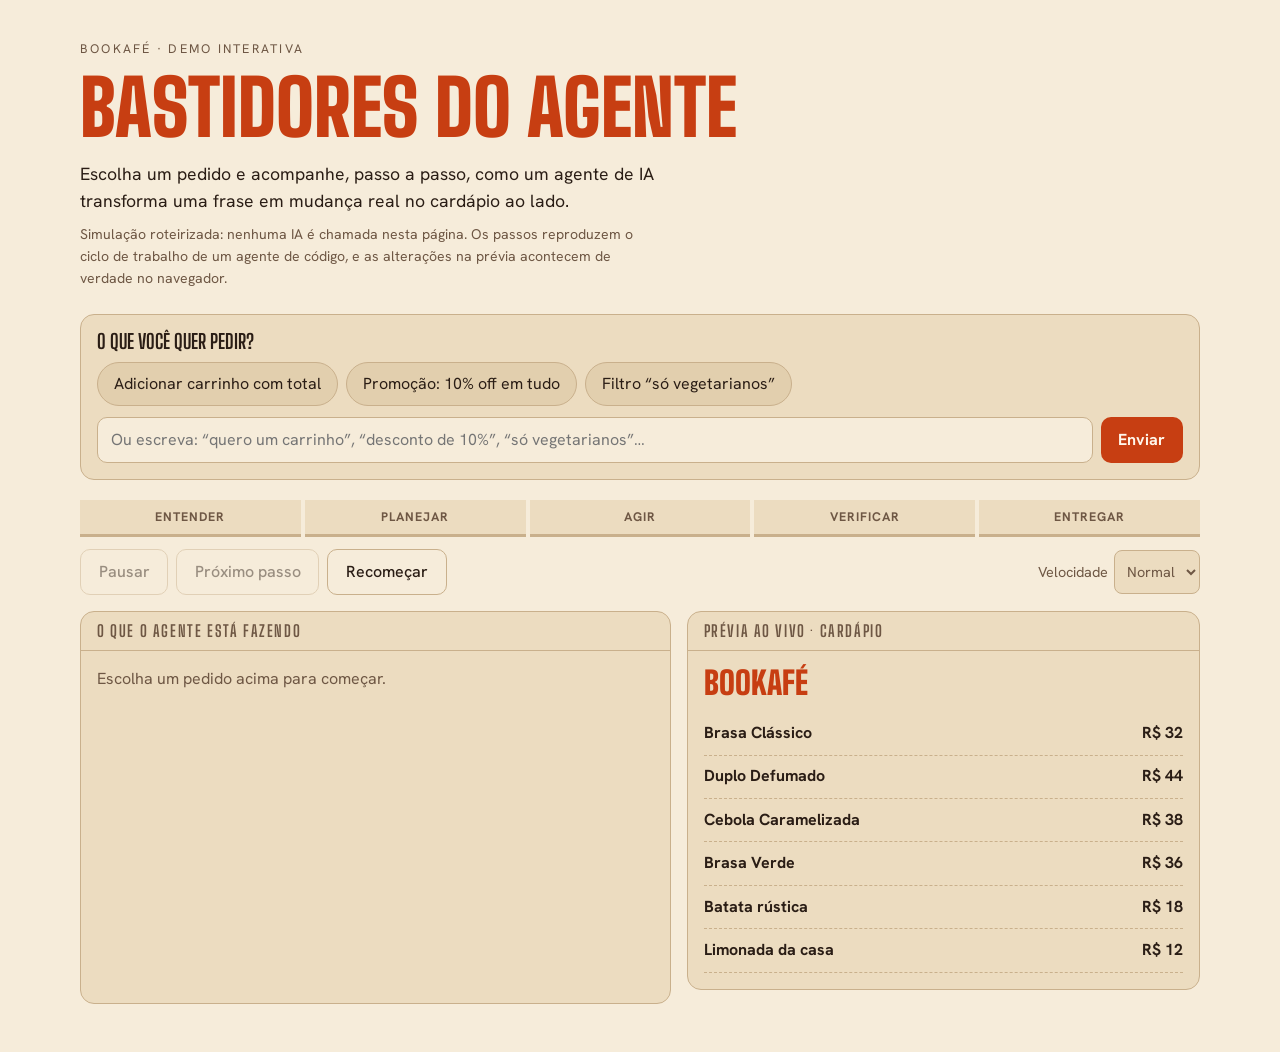
<file: demo.html>
<!doctype html>
<html lang="pt-BR">
<meta charset="utf-8">
<meta name="viewport" content="width=device-width,initial-scale=1">
<title>Bookafé · Bastidores do agente</title>
<link rel="stylesheet" href="https://fonts.googleapis.com/css2?family=Big+Shoulders+Display:wght@700;900&family=Hanken+Grotesk:wght@400;500;700&family=JetBrains+Mono:wght@400;700&display=swap">
<style>
:root {
  --bg: #17120f; --surface: #231a15; --surface-2: #2e231c; --fg: #f3e6d0; --muted: #b9a58f; --line: #4a3a2f;
  --accent: #ff6a2b; --on-accent: #1a0d06; --ok: #8fc866; --bad: #ff8f7a;
  --font-display: "Big Shoulders Display", "Arial Narrow", Impact, sans-serif;
  --font-body: "Hanken Grotesk", system-ui, -apple-system, "Segoe UI", sans-serif;
  --font-mono: "JetBrains Mono", ui-monospace, Menlo, Consolas, monospace;
  color-scheme: dark;
}
@media (prefers-color-scheme: light) { :root {
  --bg: #f6ecda; --surface: #ecdcc0; --surface-2: #e2cfae; --fg: #2a1d15; --muted: #6e5744; --line: #c9b08c;
  --accent: #c73e12; --on-accent: #fff6ea; --ok: #3f7a1c; --bad: #b3261e; color-scheme: light; } }

* { box-sizing: border-box; }
body { margin: 0; background: var(--bg); color: var(--fg); font: 400 1rem/1.55 var(--font-body); }
.wrap { max-width: 72rem; margin-inline: auto; padding: 0 16px 3rem; }
h1, h2, h3 { font-family: var(--font-display); text-transform: uppercase; line-height: 1; margin: 0; text-wrap: balance; }
button, input, select { font: inherit; color: inherit; }
:focus-visible { outline: 3px solid var(--accent); outline-offset: 2px; }

header { padding: 2.5rem 0 1.5rem; }
.eyebrow { font-size: .78rem; letter-spacing: .18em; text-transform: uppercase; color: var(--muted); margin: 0 0 .6rem; }
h1 { font-size: clamp(2.6rem, 8vw, 4.8rem); font-weight: 900; color: var(--accent); }
.lead { max-width: 60ch; margin: .9rem 0 0; font-size: 1.1rem; }
.note { color: var(--muted); font-size: .88rem; margin: .6rem 0 0; max-width: 70ch; }

/* pedido */
.ask { background: var(--surface); border: 1px solid var(--line); border-radius: 14px; padding: 1rem; }
.ask h2 { font-size: 1.25rem; margin-bottom: .7rem; }
.chips { display: flex; flex-wrap: wrap; gap: .5rem; }
.chip { background: var(--surface-2); border: 1px solid var(--line); border-radius: 999px; padding: .55rem 1rem; cursor: pointer; min-height: 2.75rem; }
.chip:hover, .chip[aria-pressed="true"] { border-color: var(--accent); color: var(--accent); }
form { display: flex; gap: .5rem; margin-top: .7rem; }
form input { flex: 1; min-width: 0; background: var(--bg); border: 1px solid var(--line); border-radius: 10px; padding: .6rem .8rem; min-height: 2.75rem; }
.btn { background: var(--accent); color: var(--on-accent); border: 0; border-radius: 10px; padding: .6rem 1.1rem; font-weight: 700; cursor: pointer; min-height: 2.75rem; }
.btn.ghost { background: transparent; color: var(--fg); border: 1px solid var(--line); font-weight: 500; }
.btn:disabled { opacity: .45; cursor: not-allowed; }

/* fases */
.phases { display: grid; grid-template-columns: repeat(5, 1fr); gap: 4px; margin: 1.25rem 0 .75rem; padding: 0; list-style: none; }
.phases li { font: 700 .78rem var(--font-body); letter-spacing: .08em; text-transform: uppercase; text-align: center;
  padding: .55rem .2rem; background: var(--surface); color: var(--muted); border-bottom: 3px solid var(--line); }
.phases li.done { color: var(--fg); border-color: var(--ok); }
.phases li.on { color: var(--accent); border-color: var(--accent); }

.controls { display: flex; flex-wrap: wrap; gap: .5rem; align-items: center; margin-bottom: 1rem; }
.controls label { color: var(--muted); font-size: .9rem; margin-left: auto; display: flex; gap: .4rem; align-items: center; }
select { background: var(--surface); border: 1px solid var(--line); border-radius: 8px; padding: .4rem .5rem; min-height: 2.75rem; }

.stage { display: grid; grid-template-columns: 1.15fr 1fr; gap: 1rem; align-items: start; }
.panel { background: var(--surface); border: 1px solid var(--line); border-radius: 14px; overflow: hidden; }
.panel > h2 { font-size: 1rem; letter-spacing: .1em; padding: .7rem 1rem; border-bottom: 1px solid var(--line); color: var(--muted); }

/* registro */
#log { list-style: none; margin: 0; padding: 1rem; display: grid; gap: .7rem; min-height: 22rem; max-height: 34rem; overflow-y: auto; }
#log li { animation: in .3s ease both; }
@keyframes in { from { opacity: 0; transform: translateY(6px); } }
@media (prefers-reduced-motion: reduce) { #log li { animation: none; } }
.kind { font: 700 .7rem var(--font-body); letter-spacing: .12em; text-transform: uppercase; color: var(--muted); }
.think p, .say p, .user p { margin: .15rem 0 0; }
.think { border-left: 3px solid var(--line); padding-left: .7rem; color: var(--muted); font-style: italic; }
.user { background: var(--surface-2); border-radius: 10px; padding: .6rem .8rem; }
.say { border-left: 3px solid var(--accent); padding-left: .7rem; }
.tool pre { margin: .25rem 0 0; background: var(--bg); border: 1px solid var(--line); border-radius: 8px; padding: .6rem .7rem;
  font: 400 .8rem/1.5 var(--font-mono); white-space: pre-wrap; overflow-wrap: anywhere; }
.tool .ok { color: var(--ok); } .tool .bad { color: var(--bad); }
.tool .add { color: var(--ok); } .tool .del { color: var(--bad); }
.empty { color: var(--muted); }

/* previa */
#site { padding: 1rem; }
#site h3 { font-size: 2rem; font-weight: 900; color: var(--accent); }
.banner { background: var(--accent); color: var(--on-accent); font-weight: 700; border-radius: 8px; padding: .4rem .7rem; margin-top: .6rem; }
.filter { margin-top: .7rem; display: flex; gap: .4rem; }
.menu { list-style: none; padding: 0; margin: .8rem 0 0; }
.menu li { display: flex; align-items: baseline; gap: .5rem; padding: .55rem 0; border-bottom: 1px dashed var(--line); }
.menu .name { font-weight: 700; }
.tag { font-size: .65rem; letter-spacing: .1em; border: 1px solid currentColor; color: var(--ok); border-radius: 4px; padding: 0 .3rem; vertical-align: middle; }
.dots { flex: 1; }
.old { color: var(--muted); text-decoration: line-through; font-size: .85rem; }
.price { font-variant-numeric: tabular-nums; font-weight: 700; white-space: nowrap; }
.price.bug { color: var(--bad); outline: 2px dashed var(--bad); outline-offset: 2px; }
.qty { display: inline-flex; align-items: center; gap: .3rem; }
.qty button { width: 2.2rem; height: 2.2rem; border-radius: 50%; border: 1px solid var(--line); background: var(--surface-2); cursor: pointer; }
.qty span { min-width: 1.2rem; text-align: center; font-variant-numeric: tabular-nums; }
.total { display: flex; justify-content: space-between; margin-top: .9rem; font-weight: 700; font-size: 1.15rem; }
.flash { animation: flash 1s ease; }
@keyframes flash { from { box-shadow: inset 0 0 0 3px var(--accent); } }

@media (max-width: 820px) {
  .stage { grid-template-columns: 1fr; }
  .phases li { font-size: .62rem; letter-spacing: 0; }
  .controls label { margin-left: 0; }
}
</style>

<div class="wrap">
  <header>
    <p class="eyebrow">Bookafé · demo interativa</p>
    <h1>Bastidores do agente</h1>
    <p class="lead">Escolha um pedido e acompanhe, passo a passo, como um agente de IA transforma uma frase em mudança real no cardápio ao lado.</p>
    <p class="note">Simulação roteirizada: nenhuma IA é chamada nesta página. Os passos reproduzem o ciclo de trabalho de um agente de código, e as alterações na prévia acontecem de verdade no navegador.</p>
  </header>

  <section class="ask" aria-labelledby="t-ask">
    <h2 id="t-ask">O que você quer pedir?</h2>
    <div class="chips" id="chips"></div>
    <form id="form">
      <input id="free" aria-label="Pedido em texto livre" placeholder="Ou escreva: “quero um carrinho”, “desconto de 10%”, “só vegetarianos”…">
      <button class="btn" type="submit">Enviar</button>
    </form>
  </section>

  <ol class="phases" id="phases" aria-label="Fases do trabalho"></ol>

  <div class="controls">
    <button class="btn ghost" id="pause" disabled>Pausar</button>
    <button class="btn ghost" id="step" disabled>Próximo passo</button>
    <button class="btn ghost" id="reset">Recomeçar</button>
    <label>Velocidade
      <select id="speed"><option value="1800">Calma</option><option value="1000" selected>Normal</option><option value="350">Rápida</option></select>
    </label>
  </div>

  <div class="stage">
    <section class="panel" aria-labelledby="t-log">
      <h2 id="t-log">O que o agente está fazendo</h2>
      <ol id="log" aria-live="polite"><li class="empty">Escolha um pedido acima para começar.</li></ol>
    </section>
    <section class="panel" aria-labelledby="t-site">
      <h2 id="t-site">Prévia ao vivo · cardápio</h2>
      <div id="site"></div>
    </section>
  </div>
</div>

<script>
var PHASES = ["Entender", "Planejar", "Agir", "Verificar", "Entregar"];
var ITEMS = [
  { n: "Brasa Clássico", p: 32 }, { n: "Duplo Defumado", p: 44 }, { n: "Cebola Caramelizada", p: 38 },
  { n: "Brasa Verde", p: 36, veg: true }, { n: "Batata rústica", p: 18, veg: true }, { n: "Limonada da casa", p: 12, veg: true }
];
var site, qty;
function freshSite() { site = { cart: false, filter: false, onlyVeg: false, promo: 0, bug: false }; qty = ITEMS.map(function () { return 0; }); }

function money(v) { return "R$ " + v.toFixed(2).replace(".", ","); }
function priceOf(it) { return site.promo ? Math.round(it.p * (100 - site.promo)) / 100 : it.p; }
function show(it) {
  if (!site.promo) return "R$ " + it.p;
  return site.bug ? "R$ " + it.p * (1 - site.promo / 100) : money(priceOf(it));
}

function renderSite(flash) {
  var el = document.getElementById("site"), h = "<h3>Bookafé</h3>";
  if (site.promo) h += '<div class="banner">Semana da brasa: ' + site.promo + "% off em tudo</div>";
  if (site.filter) h += '<div class="filter"><button class="chip" id="veg" aria-pressed="' + site.onlyVeg + '">Só vegetarianos</button></div>';
  h += '<ul class="menu">';
  var total = 0;
  ITEMS.forEach(function (it, i) {
    total += qty[i] * priceOf(it);
    if (site.onlyVeg && !it.veg) return;
    h += '<li><span class="name">' + it.n + (it.veg && site.filter ? ' <span class="tag">VEG</span>' : "") + '</span><span class="dots"></span>' +
      (site.promo ? '<span class="old">R$ ' + it.p + "</span>" : "") +
      '<span class="price' + (site.bug ? " bug" : "") + '">' + show(it) + "</span>" +
      (site.cart ? '<span class="qty"><button data-i="' + i + '" data-d="-1" aria-label="Tirar ' + it.n + '">−</button><span>' + qty[i] +
        '</span><button data-i="' + i + '" data-d="1" aria-label="Adicionar ' + it.n + '">+</button></span>' : "") + "</li>";
  });
  h += "</ul>";
  if (site.cart) h += '<div class="total"><span>Total do pedido</span><span>' + money(total) + "</span></div>";
  el.innerHTML = h;
  if (flash) { el.classList.remove("flash"); void el.offsetWidth; el.classList.add("flash"); }
}
document.getElementById("site").addEventListener("click", function (e) {
  var b = e.target.closest("button"); if (!b) return;
  if (b.id === "veg") site.onlyVeg = !site.onlyVeg;
  else { var i = +b.dataset.i; qty[i] = Math.max(0, qty[i] + +b.dataset.d); }
  renderSite();
});

/* roteiros: ph = fase, k = tipo (think | tool | say), run = efeito real na prévia */
var TASKS = {
  cart: { label: "Adicionar carrinho com total", words: ["carrinho", "total", "pedido", "somar", "quantidade"], steps: [
    { ph: 0, k: "think", t: "O objetivo real não é “ter botões”: é o cliente montar o pedido e saber quanto vai pagar antes de chamar no WhatsApp." },
    { ph: 0, k: "tool", name: "Ler index.html", t: "6 itens no cardápio, preços fixos no HTML.\nNenhum estado de pedido existe ainda." },
    { ph: 1, k: "think", t: "Plano: 1) guardar quantidades por item, 2) botões − e + em cada linha, 3) total calculado a partir das quantidades, 4) testar a soma." },
    { ph: 2, k: "tool", name: "Editar index.html", t: '<span class="add">+ var qty = ITEMS.map(() => 0);</span>\n<span class="add">+ &lt;button data-d="-1"&gt;−&lt;/button&gt; … &lt;button data-d="1"&gt;+&lt;/button&gt;</span>\n<span class="add">+ total = Σ qty[i] × preço[i]</span>', run: function () { site.cart = true; } },
    { ph: 3, k: "tool", name: "Testar: 2 Clássicos + 1 Limonada", t: 'esperado R$ 76,00 · obtido R$ 76,00 <span class="ok">✓</span>\nquantidade nunca fica negativa <span class="ok">✓</span>', run: function () { qty[0] = 2; qty[5] = 1; } },
    { ph: 4, k: "say", t: "Pronto. Cada item ganhou − e +, e o total atualiza sozinho. Deixei 2 Clássicos e 1 Limonada do teste no carrinho: mexa nos botões da prévia para conferir." }
  ] },
  promo: { label: "Promoção: 10% off em tudo", words: ["promo", "desconto", "off", "10%", "barat", "oferta"], steps: [
    { ph: 0, k: "think", t: "Promoção mexe com dinheiro: o preço antigo precisa continuar visível e o novo não pode sair com centavos quebrados." },
    { ph: 1, k: "think", t: "Plano: 1) faixa anunciando a promoção, 2) preço antigo riscado, 3) preço novo calculado, 4) conferir o formato de todos os preços." },
    { ph: 2, k: "tool", name: "Editar index.html", t: '<span class="add">+ &lt;div class="banner"&gt;Semana da brasa: 10% off&lt;/div&gt;</span>\n<span class="del">- preço = item.p</span>\n<span class="add">+ preço = item.p * 0.9</span>', run: function () { site.promo = 10; site.bug = true; } },
    { ph: 3, k: "tool", name: "Testar: formato dos preços", t: 'Brasa Clássico → "R$ 28.8" <span class="bad">✗ esperado "R$ 28,80"</span>\n6 de 6 preços fora do padrão brasileiro' },
    { ph: 3, k: "think", t: "O teste pegou: multipliquei, mas não arredondei nem formatei. Melhor achar isso agora do que o cliente achar no balcão." },
    { ph: 2, k: "tool", name: "Editar index.html", t: '<span class="del">- "R$ " + item.p * 0.9</span>\n<span class="add">+ "R$ " + (Math.round(item.p * 90) / 100).toFixed(2).replace(".", ",")</span>', run: function () { site.bug = false; } },
    { ph: 3, k: "tool", name: "Testar de novo", t: 'Brasa Clássico → "R$ 28,80" <span class="ok">✓</span>\n6 de 6 preços corretos <span class="ok">✓</span>' },
    { ph: 4, k: "say", t: "Promoção no ar: faixa no topo, preço antigo riscado e novo preço com 10% de desconto. A primeira versão saiu com “R$ 28.8”; o teste acusou e corrigi antes de entregar." }
  ] },
  veg: { label: "Filtro “só vegetarianos”", words: ["veg", "vegetarian", "filtro", "filtrar", "sem carne"], steps: [
    { ph: 0, k: "think", t: "Quem não come carne quer achar suas opções em um toque, sem ler o cardápio inteiro." },
    { ph: 0, k: "tool", name: "Buscar “VEGETARIANO” no projeto", t: "1 item marcado: Brasa Verde.\nBatata e Limonada também servem, mas não têm marcação." },
    { ph: 1, k: "think", t: "Plano: 1) marcar os 3 itens vegetarianos nos dados, 2) botão de filtro, 3) garantir que desligar o filtro devolve a lista inteira." },
    { ph: 2, k: "tool", name: "Editar index.html", t: '<span class="add">+ veg: true  (Brasa Verde, Batata rústica, Limonada)</span>\n<span class="add">+ &lt;button aria-pressed&gt;Só vegetarianos&lt;/button&gt;</span>', run: function () { site.filter = true; } },
    { ph: 3, k: "tool", name: "Testar: ligar o filtro", t: 'itens visíveis: 3 de 6, todos vegetarianos <span class="ok">✓</span>', run: function () { site.onlyVeg = true; } },
    { ph: 3, k: "tool", name: "Testar: desligar o filtro", t: 'itens visíveis: 6 de 6 <span class="ok">✓</span>', run: function () { site.onlyVeg = false; } },
    { ph: 4, k: "say", t: "Filtro pronto. Três itens ganharam o selo VEG e o botão “Só vegetarianos” alterna a lista. Clique nele na prévia." }
  ] }
};

var KIND = { think: "Raciocínio", tool: "Ferramenta", say: "Resposta", user: "Você" };
var log = document.getElementById("log"), phasesEl = document.getElementById("phases");
var pauseBtn = document.getElementById("pause"), stepBtn = document.getElementById("step"), speedSel = document.getElementById("speed");
var queue = [], idx = 0, timer = null, paused = false, maxPh = -1;

PHASES.forEach(function (p) { var li = document.createElement("li"); li.textContent = p; phasesEl.appendChild(li); });
function paintPhases(cur) {
  [].forEach.call(phasesEl.children, function (li, i) {
    li.className = i === cur ? "on" : i <= maxPh && (cur === -1 || i < cur || i <= maxPh) ? "done" : "";
  });
}

function add(kind, html, name) {
  var li = document.createElement("li"); li.className = kind;
  li.innerHTML = '<div class="kind">' + KIND[kind] + (name ? " · " + name : "") + "</div>" + (kind === "tool" ? "<pre>" + html + "</pre>" : "<p>" + html + "</p>");
  log.appendChild(li); requestAnimationFrame(function () { log.scrollTop = log.scrollHeight; });
}
function esc(s) { return s.replace(/[&<>]/g, function (c) { return { "&": "&amp;", "<": "&lt;", ">": "&gt;" }[c]; }); }

function next() {
  timer = null;
  if (idx >= queue.length) return finish();
  var s = queue[idx++];
  maxPh = Math.max(maxPh, s.ph); paintPhases(s.ph);
  add(s.k, s.t, s.name);
  if (s.run) { s.run(); renderSite(true); }
  if (idx >= queue.length) return finish();
  if (!paused) timer = setTimeout(next, +speedSel.value);
}
function finish() { maxPh = PHASES.length - 1; paintPhases(-1); pauseBtn.disabled = stepBtn.disabled = true; queue = []; }
function busy() { return queue.length > 0; }

function start(key, typed) {
  if (busy()) return;
  var task = TASKS[key];
  if (log.querySelector(".empty")) log.innerHTML = "";
  add("user", esc(typed || task.label));
  queue = task.steps; idx = 0; maxPh = -1; paused = false;
  pauseBtn.textContent = "Pausar"; pauseBtn.disabled = stepBtn.disabled = false;
  timer = setTimeout(next, 500);
}

var chips = document.getElementById("chips");
Object.keys(TASKS).forEach(function (k) {
  var b = document.createElement("button"); b.className = "chip"; b.type = "button"; b.textContent = TASKS[k].label;
  b.onclick = function () { start(k); }; chips.appendChild(b);
});

document.getElementById("form").addEventListener("submit", function (e) {
  e.preventDefault();
  var inp = document.getElementById("free"), txt = inp.value.trim(), low = txt.toLowerCase();
  if (!txt || busy()) return;
  var key = Object.keys(TASKS).filter(function (k) { return TASKS[k].words.some(function (w) { return low.indexOf(w) > -1; }); })[0];
  inp.value = "";
  if (key) return start(key, txt);
  if (log.querySelector(".empty")) log.innerHTML = "";
  add("user", esc(txt));
  add("say", "Esta demo é roteirizada e só conhece três pedidos: carrinho, promoção e filtro vegetariano. Um agente de verdade trataria o seu pedido do mesmo jeito: entender, planejar, agir, verificar e entregar.");
});

pauseBtn.onclick = function () {
  paused = !paused; pauseBtn.textContent = paused ? "Continuar" : "Pausar";
  if (paused) clearTimeout(timer); else if (!timer) next();
};
stepBtn.onclick = function () { clearTimeout(timer); paused = true; pauseBtn.textContent = "Continuar"; next(); };
document.getElementById("reset").onclick = function () {
  clearTimeout(timer); timer = null; queue = []; maxPh = -1; paintPhases(-2);
  pauseBtn.disabled = stepBtn.disabled = true; pauseBtn.textContent = "Pausar";
  log.innerHTML = '<li class="empty">Escolha um pedido acima para começar.</li>';
  freshSite(); renderSite();
};

freshSite(); renderSite();
</script>
</html>
</file>
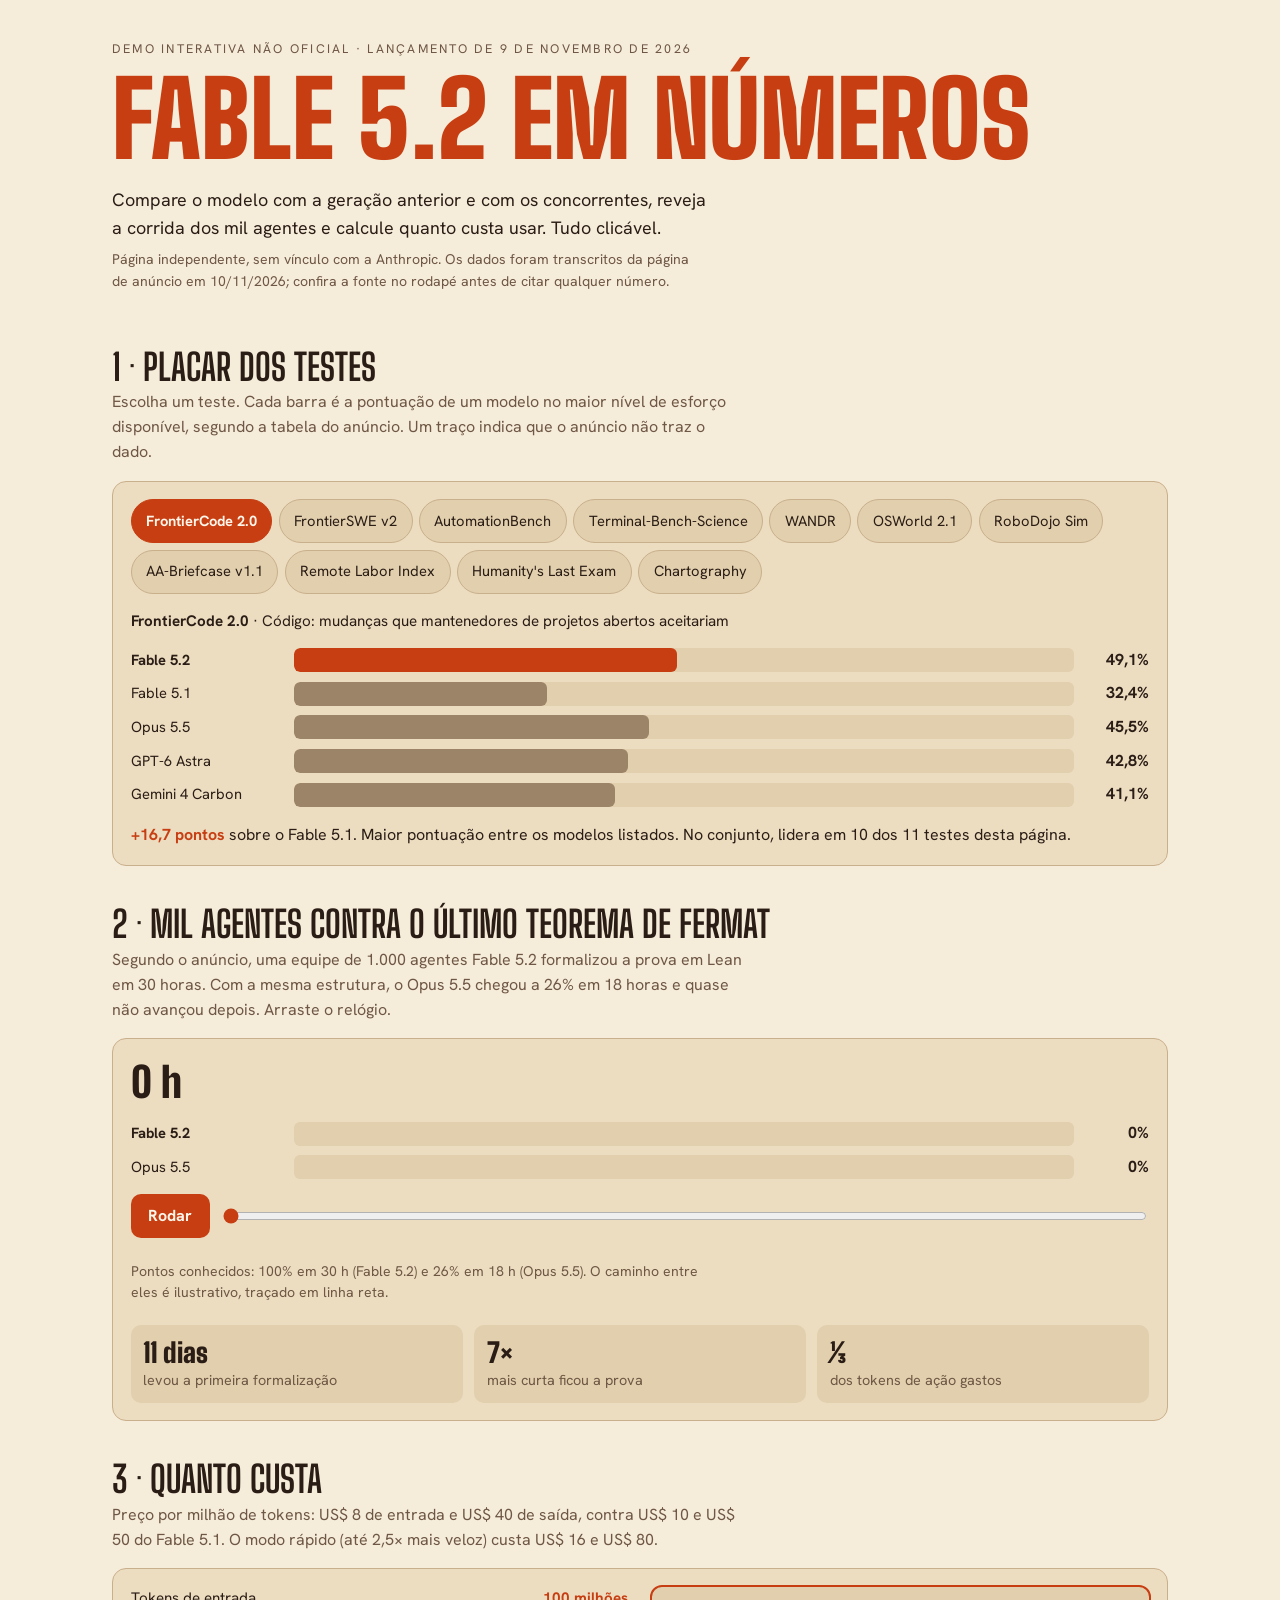
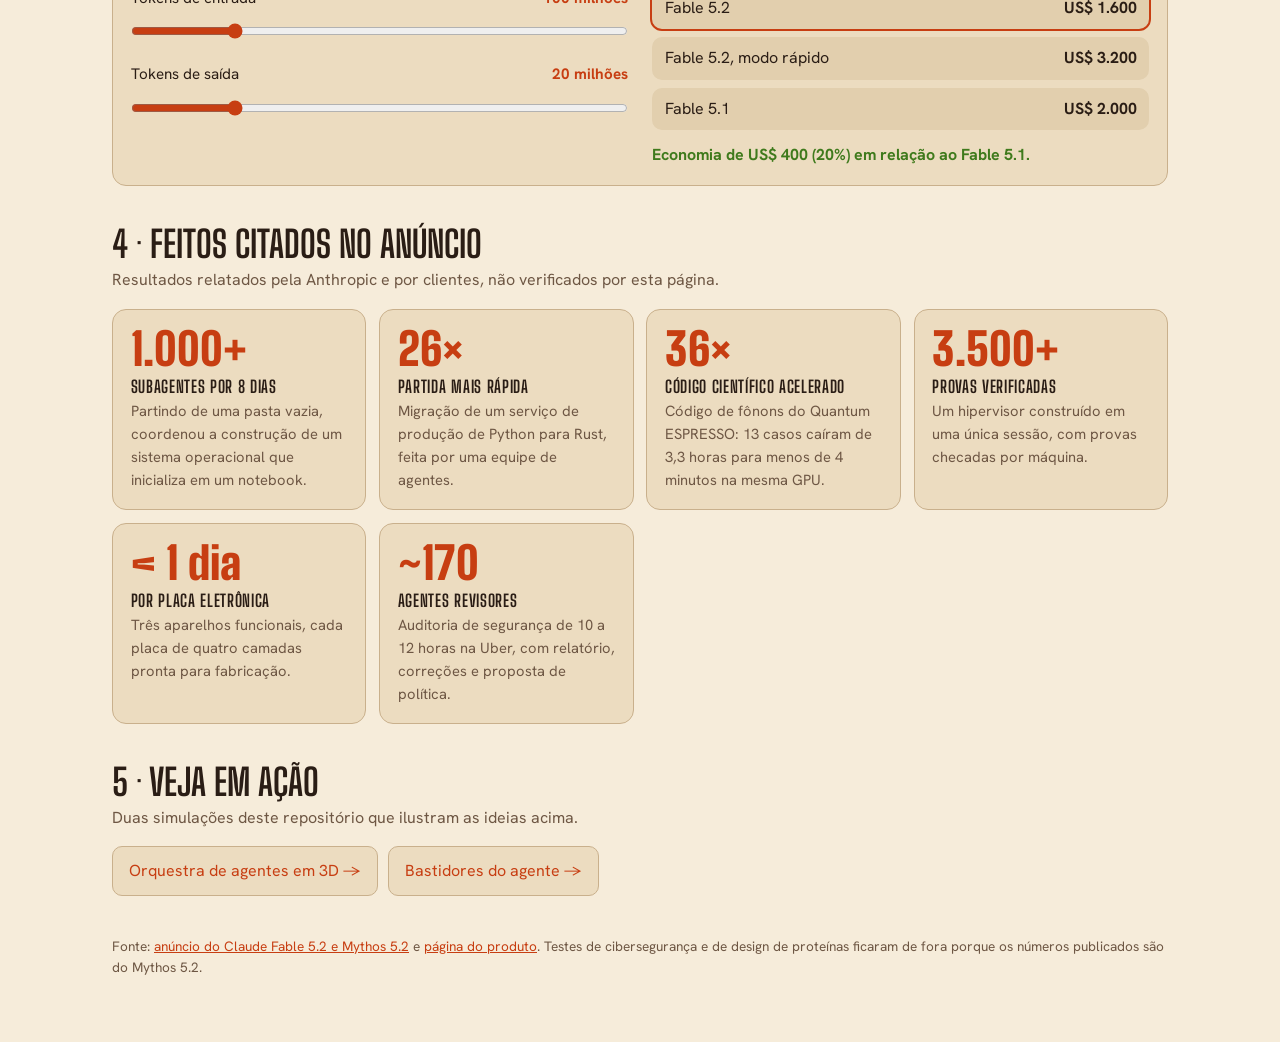
<file: lancamento.html>
<!doctype html>
<html lang="pt-BR">
<meta charset="utf-8">
<meta name="viewport" content="width=device-width,initial-scale=1">
<title>Fable 5.2 em números</title>
<link rel="stylesheet" href="https://fonts.googleapis.com/css2?family=Big+Shoulders+Display:wght@700;900&family=Hanken+Grotesk:wght@400;500;700&display=swap">
<style>
:root {
  --bg: #120d0b; --surface: #231a15; --surface-2: #2e231c; --fg: #f3e6d0; --muted: #b9a58f; --line: #4a3a2f;
  --accent: #ff6a2b; --on-accent: #1a0d06; --other: #8a7666; --ok: #8fc866;
  --font-display: "Big Shoulders Display", "Arial Narrow", Impact, sans-serif;
  --font-body: "Hanken Grotesk", system-ui, -apple-system, "Segoe UI", sans-serif;
  color-scheme: dark;
}
@media (prefers-color-scheme: light) { :root {
  --bg: #f6ecda; --surface: #ecdcc0; --surface-2: #e2cfae; --fg: #2a1d15; --muted: #6e5744; --line: #c9b08c;
  --accent: #c73e12; --on-accent: #fff6ea; --other: #9c8468; --ok: #3f7a1c; color-scheme: light; } }
* { box-sizing: border-box; }
body { margin: 0; background: var(--bg); color: var(--fg); font: 400 1rem/1.55 var(--font-body); }
.wrap { max-width: 68rem; margin-inline: auto; padding: 0 16px 4rem; }
h1, h2, h3 { font-family: var(--font-display); text-transform: uppercase; line-height: 1; margin: 0; text-wrap: balance; }
button, input { font: inherit; color: inherit; }
a { color: var(--accent); }
:focus-visible { outline: 3px solid var(--accent); outline-offset: 2px; }

header { padding: 2.5rem 0 1rem; }
.eyebrow { font-size: .78rem; letter-spacing: .18em; text-transform: uppercase; color: var(--muted); margin: 0 0 .5rem; }
h1 { font-size: clamp(3rem, 11vw, 6.5rem); font-weight: 900; color: var(--accent); }
.lead { max-width: 60ch; margin: .9rem 0 0; font-size: 1.12rem; }
.note { color: var(--muted); font-size: .88rem; margin: .5rem 0 0; max-width: 74ch; }

section { margin-top: 2.5rem; }
section > h2 { font-size: clamp(1.6rem, 4vw, 2.3rem); margin-bottom: .3rem; }
section > p { margin: 0 0 1rem; color: var(--muted); max-width: 70ch; }
.card { background: var(--surface); border: 1px solid var(--line); border-radius: 14px; padding: 1.1rem; }

.chips { display: flex; flex-wrap: wrap; gap: .4rem; margin-bottom: 1rem; }
.chip { background: var(--surface-2); border: 1px solid var(--line); border-radius: 999px; padding: .45rem .9rem; cursor: pointer; min-height: 2.75rem; font-size: .92rem; }
.chip[aria-pressed="true"] { background: var(--accent); color: var(--on-accent); border-color: var(--accent); font-weight: 700; }

/* barras */
.what { margin: 0 0 .9rem; font-size: .95rem; }
.what b { color: var(--fg); }
.rows { display: grid; gap: .55rem; }
.row { display: grid; grid-template-columns: 9.5rem 1fr 4rem; gap: .7rem; align-items: center; }
.row .lab { font-size: .92rem; }
.row.me .lab { font-weight: 700; }
.track { height: 1.5rem; background: var(--surface-2); border-radius: 6px; overflow: hidden; }
.fill { height: 100%; width: 0; background: var(--other); border-radius: 6px; transition: width .6s cubic-bezier(.2,.8,.2,1); }
.row.me .fill { background: var(--accent); }
.val { font-weight: 700; font-variant-numeric: tabular-nums; text-align: right; }
.row.na .val { color: var(--muted); font-weight: 400; }
.verdict { margin: 1rem 0 0; font-size: 1rem; }
.verdict b { color: var(--accent); }
@media (prefers-reduced-motion: reduce) { .fill { transition: none; } }

/* corrida */
.race { display: grid; gap: .9rem; }
.clock { font: 900 2.6rem var(--font-display); font-variant-numeric: tabular-nums; }
.ctl { display: flex; gap: .7rem; align-items: center; }
.ctl input { flex: 1; accent-color: var(--accent); min-height: 2rem; }
.btn { background: var(--accent); color: var(--on-accent); border: 0; border-radius: 10px; padding: .55rem 1.1rem; font-weight: 700; cursor: pointer; min-height: 2.75rem; }
.facts { display: grid; grid-template-columns: repeat(3, 1fr); gap: .7rem; margin-top: .4rem; }
.facts div { background: var(--surface-2); border-radius: 10px; padding: .7rem .8rem; font-size: .9rem; color: var(--muted); }
.facts b { display: block; font: 900 1.7rem var(--font-display); color: var(--fg); }

/* custo */
.calc { display: grid; grid-template-columns: 1fr 1fr; gap: 1.5rem; }
.calc label { display: flex; justify-content: space-between; font-size: .95rem; }
.calc label b { font-variant-numeric: tabular-nums; color: var(--accent); }
.calc input[type=range] { width: 100%; accent-color: var(--accent); margin: .3rem 0 1rem; min-height: 2rem; }
.out { display: grid; gap: .5rem; align-content: start; }
.out div { display: flex; justify-content: space-between; gap: 1rem; padding: .55rem .8rem; background: var(--surface-2); border-radius: 10px; }
.out div.me { outline: 2px solid var(--accent); }
.out b { font-variant-numeric: tabular-nums; }
.save { color: var(--ok); font-weight: 700; margin: .3rem 0 0; }

/* feitos */
.feats { display: grid; grid-template-columns: repeat(auto-fit, minmax(15rem, 1fr)); gap: .8rem; }
.feat b { display: block; font: 900 2.8rem var(--font-display); color: var(--accent); line-height: 1; font-variant-numeric: tabular-nums; }
.feat h3 { font-size: 1.05rem; margin: .4rem 0 .3rem; letter-spacing: .04em; }
.feat p { margin: 0; color: var(--muted); font-size: .92rem; }

.more { display: flex; flex-wrap: wrap; gap: .6rem; }
.more a { background: var(--surface); border: 1px solid var(--line); border-radius: 10px; padding: .7rem 1rem; text-decoration: none; min-height: 2.75rem; }
footer { margin-top: 2.5rem; color: var(--muted); font-size: .85rem; }

@media (max-width: 720px) {
  .row { grid-template-columns: 6.6rem 1fr 3.4rem; gap: .4rem; } .row .lab { font-size: .8rem; }
  .calc, .facts { grid-template-columns: 1fr; }
}
</style>

<div class="wrap">
  <header>
    <p class="eyebrow">Demo interativa não oficial · lançamento de 9 de novembro de 2026</p>
    <h1>Fable 5.2 em números</h1>
    <p class="lead">Compare o modelo com a geração anterior e com os concorrentes, reveja a corrida dos mil agentes e calcule quanto custa usar. Tudo clicável.</p>
    <p class="note">Página independente, sem vínculo com a Anthropic. Os dados foram transcritos da página de anúncio em 10/11/2026; confira a fonte no rodapé antes de citar qualquer número.</p>
  </header>

  <section aria-labelledby="t-bench">
    <h2 id="t-bench">1 · Placar dos testes</h2>
    <p>Escolha um teste. Cada barra é a pontuação de um modelo no maior nível de esforço disponível, segundo a tabela do anúncio. Um traço indica que o anúncio não traz o dado.</p>
    <div class="card">
      <div class="chips" id="chips"></div>
      <p class="what" id="what"></p>
      <div class="rows" id="rows"></div>
      <p class="verdict" id="verdict" aria-live="polite"></p>
    </div>
  </section>

  <section aria-labelledby="t-race">
    <h2 id="t-race">2 · Mil agentes contra o Último Teorema de Fermat</h2>
    <p>Segundo o anúncio, uma equipe de 1.000 agentes Fable 5.2 formalizou a prova em Lean em 30 horas. Com a mesma estrutura, o Opus 5.5 chegou a 26% em 18 horas e quase não avançou depois. Arraste o relógio.</p>
    <div class="card race">
      <div class="clock" id="clock">0 h</div>
      <div class="rows">
        <div class="row me"><span class="lab">Fable 5.2</span><div class="track"><div class="fill" id="r-f" style="transition:none"></div></div><span class="val" id="v-f">0%</span></div>
        <div class="row"><span class="lab">Opus 5.5</span><div class="track"><div class="fill" id="r-o" style="transition:none"></div></div><span class="val" id="v-o">0%</span></div>
      </div>
      <div class="ctl">
        <button class="btn" id="play">Rodar</button>
        <input type="range" id="time" min="0" max="30" step="0.25" value="0" aria-label="Horas decorridas">
      </div>
      <p class="note">Pontos conhecidos: 100% em 30 h (Fable 5.2) e 26% em 18 h (Opus 5.5). O caminho entre eles é ilustrativo, traçado em linha reta.</p>
      <div class="facts">
        <div><b>11 dias</b>levou a primeira formalização</div>
        <div><b>7×</b>mais curta ficou a prova</div>
        <div><b>⅓</b>dos tokens de ação gastos</div>
      </div>
    </div>
  </section>

  <section aria-labelledby="t-cost">
    <h2 id="t-cost">3 · Quanto custa</h2>
    <p>Preço por milhão de tokens: US$ 8 de entrada e US$ 40 de saída, contra US$ 10 e US$ 50 do Fable 5.1. O modo rápido (até 2,5× mais veloz) custa US$ 16 e US$ 80.</p>
    <div class="card calc">
      <div>
        <label for="tin">Tokens de entrada <b id="tin-v"></b></label>
        <input type="range" id="tin" min="0" max="500" value="100">
        <label for="tout">Tokens de saída <b id="tout-v"></b></label>
        <input type="range" id="tout" min="0" max="100" value="20">
      </div>
      <div class="out">
        <div class="me"><span>Fable 5.2</span><b id="c-52"></b></div>
        <div><span>Fable 5.2, modo rápido</span><b id="c-fast"></b></div>
        <div><span>Fable 5.1</span><b id="c-51"></b></div>
        <p class="save" id="save"></p>
      </div>
    </div>
  </section>

  <section aria-labelledby="t-feats">
    <h2 id="t-feats">4 · Feitos citados no anúncio</h2>
    <p>Resultados relatados pela Anthropic e por clientes, não verificados por esta página.</p>
    <div class="feats">
      <div class="card feat"><b>1.000+</b><h3>Subagentes por 8 dias</h3><p>Partindo de uma pasta vazia, coordenou a construção de um sistema operacional que inicializa em um notebook.</p></div>
      <div class="card feat"><b>26×</b><h3>Partida mais rápida</h3><p>Migração de um serviço de produção de Python para Rust, feita por uma equipe de agentes.</p></div>
      <div class="card feat"><b>36×</b><h3>Código científico acelerado</h3><p>Código de fônons do Quantum ESPRESSO: 13 casos caíram de 3,3 horas para menos de 4 minutos na mesma GPU.</p></div>
      <div class="card feat"><b>3.500+</b><h3>Provas verificadas</h3><p>Um hipervisor construído em uma única sessão, com provas checadas por máquina.</p></div>
      <div class="card feat"><b>&lt; 1 dia</b><h3>Por placa eletrônica</h3><p>Três aparelhos funcionais, cada placa de quatro camadas pronta para fabricação.</p></div>
      <div class="card feat"><b>~170</b><h3>Agentes revisores</h3><p>Auditoria de segurança de 10 a 12 horas na Uber, com relatório, correções e proposta de política.</p></div>
    </div>
  </section>

  <section aria-labelledby="t-more">
    <h2 id="t-more">5 · Veja em ação</h2>
    <p>Duas simulações deste repositório que ilustram as ideias acima.</p>
    <div class="more">
      <a href="orquestra.html">Orquestra de agentes em 3D →</a>
      <a href="demo.html">Bastidores do agente →</a>
    </div>
  </section>

  <footer>Fonte: <a href="https://www.anthropic.com/claude-fable-and-mythos-5-2">anúncio do Claude Fable 5.2 e Mythos 5.2</a> e <a href="https://www.anthropic.com/claude/fable">página do produto</a>. Testes de cibersegurança e de design de proteínas ficaram de fora porque os números publicados são do Mythos 5.2.</footer>
</div>

<script>
var MODELS = ["Fable 5.2", "Fable 5.1", "Opus 5.5", "GPT-6 Astra", "Gemini 4 Carbon"];
var BENCH = [
  { n: "FrontierCode 2.0", d: "Código: mudanças que mantenedores de projetos abertos aceitariam", v: [49.1, 32.4, 45.5, 42.8, 41.1] },
  { n: "FrontierSWE v2", d: "Código: engenharia de software feita por agentes", v: [69.9, 56.3, 62.3, 65.5, 61.2] },
  { n: "AutomationBench", d: "Fluxos de trabalho de negócios", v: [51.4, 31.4, 42.5, 41.4, 53.9] },
  { n: "Terminal-Bench-Science", d: "Pesquisa científica feita por agentes", v: [74.6, 52.6, 58.7, 68.1, 64.8] },
  { n: "WANDR", d: "Busca: grandes tarefas de coleta de dados", v: [82.1, 68.7, 72.3, null, null] },
  { n: "OSWorld 2.1", d: "Uso de computador (subconjunto offline, parcial)", v: [89.3, 83.5, 87.2, 79.5, 81.5] },
  { n: "RoboDojo Sim", d: "Robótica: controla um robô simulado de dois braços a partir de imagens", v: [64.9, 27.6, 39.4, 29.8, null] },
  { n: "AA-Briefcase v1.1", d: "Trabalho de conhecimento (nota por rubrica)", v: [66.1, 61.5, 61.2, 52.0, 61.8] },
  { n: "Remote Labor Index", d: "Trabalho remoto de ponta a ponta", v: [41.3, 17.9, 21.3, 20.8, null] },
  { n: "Humanity's Last Exam", d: "Raciocínio multidisciplinar de nível especialista, com ferramentas", v: [74.2, 65.6, 67.7, 57.2, null] },
  { n: "Chartography", d: "Leitura de gráficos e figuras, sem ferramentas", v: [73.4, 44.8, 64.4, 71.0, 72.5] }
];
var $ = function (id) { return document.getElementById(id); };
function pct(v) { return v.toFixed(1).replace(".", ",") + "%"; }
function usd(v) { return "US$ " + v.toLocaleString("pt-BR", { minimumFractionDigits: 0, maximumFractionDigits: 0 }); }

/* 1 · placar */
var rows = $("rows");
MODELS.forEach(function (m, i) {
  var r = document.createElement("div"); r.className = "row" + (i === 0 ? " me" : "");
  r.innerHTML = '<span class="lab">' + m + '</span><div class="track"><div class="fill"></div></div><span class="val"></span>';
  rows.appendChild(r);
});
function leads(b) { return b.v.every(function (x) { return x === null || x <= b.v[0]; }); }
var wins = BENCH.filter(leads).length;

function pick(i) {
  var b = BENCH[i];
  [].forEach.call($("chips").children, function (c, j) { c.setAttribute("aria-pressed", j === i); });
  $("what").innerHTML = "<b>" + b.n + "</b> · " + b.d;
  [].forEach.call(rows.children, function (r, j) {
    var v = b.v[j];
    r.classList.toggle("na", v === null);
    r.querySelector(".fill").style.width = (v === null ? 0 : v) + "%";
    r.querySelector(".val").textContent = v === null ? "—" : pct(v);
    r.querySelector(".val").setAttribute("aria-label", v === null ? "sem dado publicado" : pct(v));
  });
  var gain = (b.v[0] - b.v[1]).toFixed(1).replace(".", ","), best = Math.max.apply(null, b.v.filter(function (x) { return x !== null; }));
  $("verdict").innerHTML = "<b>+" + gain + " pontos</b> sobre o Fable 5.1. " +
    (leads(b) ? "Maior pontuação entre os modelos listados." : "Aqui não lidera: " + MODELS[b.v.indexOf(best)] + " marca " + pct(best) + ".") +
    " No conjunto, lidera em " + wins + " dos " + BENCH.length + " testes desta página.";
}
BENCH.forEach(function (b, i) {
  var c = document.createElement("button"); c.className = "chip"; c.type = "button"; c.textContent = b.n;
  c.onclick = function () { pick(i); }; $("chips").appendChild(c);
});
pick(0);

/* 2 · corrida */
var time = $("time"), playing = null;
function race() {
  var h = +time.value, f = h / 30 * 100, o = h <= 18 ? h / 18 * 26 : 26 + (h - 18) / 12;
  $("clock").textContent = h.toFixed(h % 1 ? 2 : 0).replace(".", ",") + " h";
  $("r-f").style.width = f + "%"; $("v-f").textContent = Math.round(f) + "%";
  $("r-o").style.width = o + "%"; $("v-o").textContent = Math.round(o) + "%";
}
time.addEventListener("input", race);
$("play").onclick = function () {
  if (playing) { clearInterval(playing); playing = null; this.textContent = "Rodar"; return; }
  if (+time.value >= 30) time.value = 0;
  var btn = this; btn.textContent = "Pausar";
  playing = setInterval(function () {
    time.value = +time.value + 0.25; race();
    if (+time.value >= 30) { clearInterval(playing); playing = null; btn.textContent = "Rodar de novo"; }
  }, 50);
};
race();

/* 3 · custo */
function cost() {
  var i = +$("tin").value, o = +$("tout").value;
  $("tin-v").textContent = i + " milhões"; $("tout-v").textContent = o + " milhões";
  var a = 8 * i + 40 * o, b = 10 * i + 50 * o;
  $("c-52").textContent = usd(a); $("c-fast").textContent = usd(16 * i + 80 * o); $("c-51").textContent = usd(b);
  $("save").textContent = b > 0 ? "Economia de " + usd(b - a) + " (20%) em relação ao Fable 5.1." : "";
}
$("tin").addEventListener("input", cost); $("tout").addEventListener("input", cost); cost();
</script>
</html>
</file>
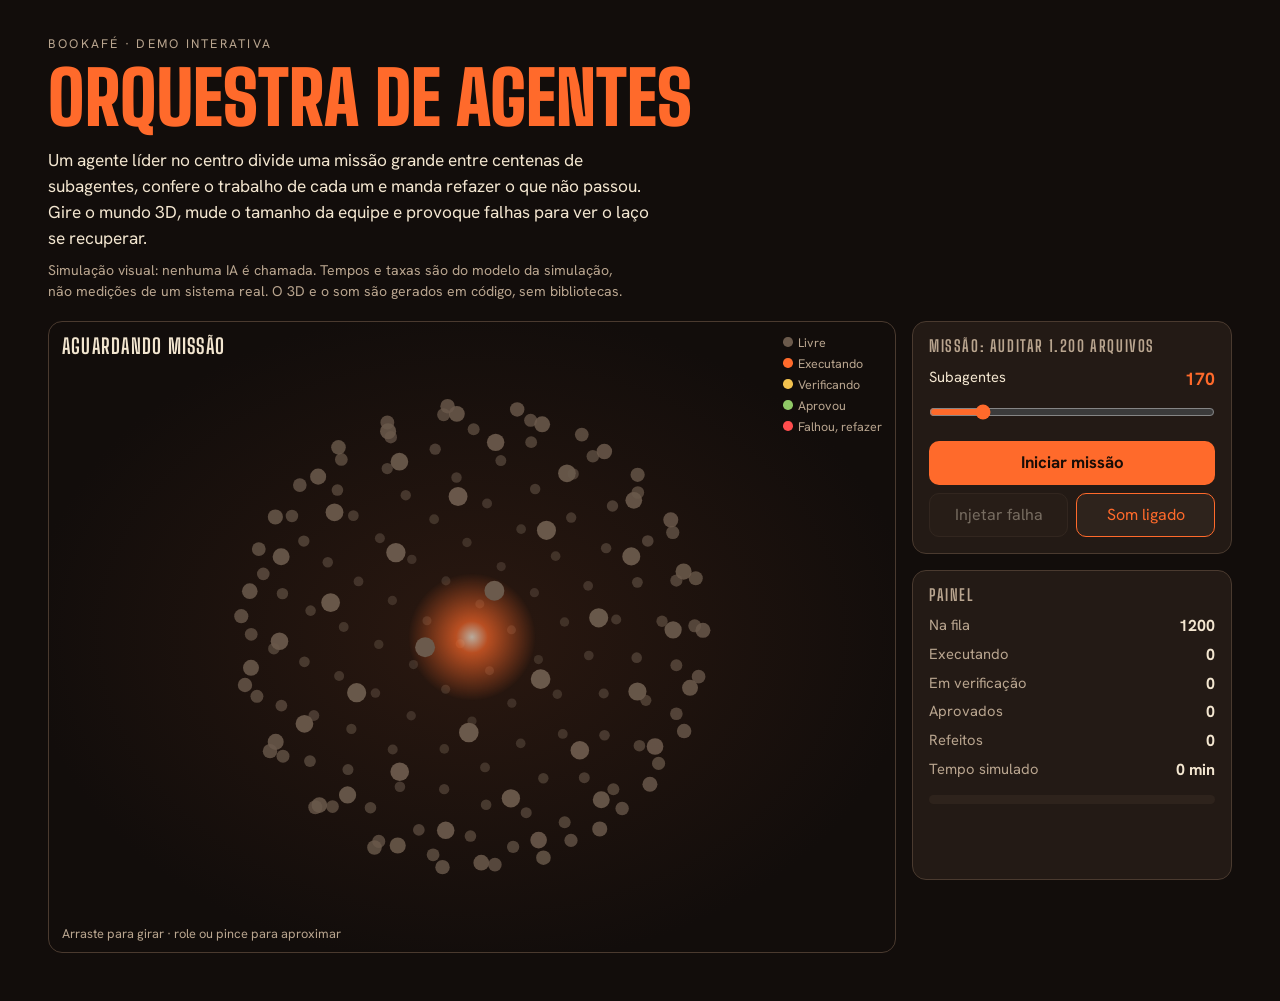
<file: orquestra.html>
<!doctype html>
<html lang="pt-BR">
<meta charset="utf-8">
<meta name="viewport" content="width=device-width,initial-scale=1">
<title>Bookafé · Orquestra de agentes</title>
<link rel="stylesheet" href="https://fonts.googleapis.com/css2?family=Big+Shoulders+Display:wght@700;900&family=Hanken+Grotesk:wght@400;500;700&display=swap">
<style>
:root {
  --bg: #120d0b; --surface: #231a15; --surface-2: #2e231c; --fg: #f3e6d0; --muted: #b9a58f; --line: #4a3a2f;
  --accent: #ff6a2b; --on-accent: #1a0d06;
  --idle: #6b5a4c; --work: #ff6a2b; --review: #f2c14e; --done: #8fc866; --fail: #ff4d4d;
  --font-display: "Big Shoulders Display", "Arial Narrow", Impact, sans-serif;
  --font-body: "Hanken Grotesk", system-ui, -apple-system, "Segoe UI", sans-serif;
  color-scheme: dark;
}
* { box-sizing: border-box; }
body { margin: 0; background: var(--bg); color: var(--fg); font: 400 1rem/1.5 var(--font-body); }
.wrap { max-width: 76rem; margin-inline: auto; padding: 0 16px 3rem; }
h1, h2 { font-family: var(--font-display); text-transform: uppercase; line-height: 1; margin: 0; text-wrap: balance; }
button, input { font: inherit; color: inherit; }
:focus-visible { outline: 3px solid var(--accent); outline-offset: 2px; }

header { padding: 2.2rem 0 1.2rem; }
.eyebrow { font-size: .78rem; letter-spacing: .18em; text-transform: uppercase; color: var(--muted); margin: 0 0 .5rem; }
h1 { font-size: clamp(2.4rem, 8vw, 4.6rem); font-weight: 900; color: var(--accent); }
.lead { max-width: 62ch; margin: .8rem 0 0; font-size: 1.08rem; }
.note { color: var(--muted); font-size: .88rem; margin: .5rem 0 0; max-width: 72ch; }

.stage { display: grid; grid-template-columns: 1fr 20rem; gap: 1rem; align-items: start; }
.view { position: relative; background: radial-gradient(70% 70% at 50% 50%, #2a1810, var(--bg) 75%); border: 1px solid var(--line); border-radius: 14px; overflow: hidden; }
canvas { display: block; width: 100%; height: min(70vh, 40rem); min-height: 22rem; touch-action: none; cursor: grab; }
canvas:active { cursor: grabbing; }
.hint { position: absolute; left: .8rem; bottom: .6rem; font-size: .8rem; color: var(--muted); pointer-events: none; }
.phase { position: absolute; left: .8rem; top: .7rem; font: 700 1.3rem var(--font-display); letter-spacing: .06em; text-transform: uppercase; pointer-events: none; }
.legend { position: absolute; right: .8rem; top: .7rem; display: grid; gap: .15rem; font-size: .78rem; color: var(--muted); pointer-events: none; }
.legend i { display: inline-block; width: .6rem; height: .6rem; border-radius: 50%; margin-right: .35rem; }

.side { display: grid; gap: 1rem; }
.card { background: var(--surface); border: 1px solid var(--line); border-radius: 14px; padding: 1rem; }
.card h2 { font-size: 1rem; letter-spacing: .1em; color: var(--muted); margin-bottom: .7rem; }
label { display: flex; justify-content: space-between; font-size: .92rem; }
label b { font-variant-numeric: tabular-nums; color: var(--accent); font-size: 1.1rem; }
input[type=range] { width: 100%; accent-color: var(--accent); margin: .4rem 0 .9rem; min-height: 1.75rem; }
.btns { display: grid; grid-template-columns: 1fr 1fr; gap: .5rem; }
.btn { background: var(--surface-2); border: 1px solid var(--line); border-radius: 10px; padding: .55rem .6rem; cursor: pointer; min-height: 2.75rem; }
.btn.go { grid-column: 1 / -1; background: var(--accent); color: var(--on-accent); border: 0; font-weight: 700; font-size: 1.05rem; }
.btn:disabled { opacity: .4; cursor: not-allowed; }
.btn[aria-pressed="true"] { border-color: var(--accent); color: var(--accent); }

dl { display: grid; grid-template-columns: 1fr auto; gap: .3rem .8rem; margin: 0; }
dt { color: var(--muted); font-size: .92rem; }
dd { margin: 0; font-weight: 700; font-variant-numeric: tabular-nums; text-align: right; }
.bar { height: .6rem; background: var(--surface-2); border-radius: 99px; overflow: hidden; margin-top: .8rem; }
.bar i { display: block; height: 100%; width: 0; background: var(--done); }
#result { margin: .8rem 0 0; font-size: .95rem; min-height: 3em; }
#result b { color: var(--accent); }

@media (max-width: 860px) { .stage { grid-template-columns: 1fr; } canvas { height: 55vh; } .legend { display: none; } }
</style>

<div class="wrap">
  <header>
    <p class="eyebrow">Bookafé · demo interativa</p>
    <h1>Orquestra de agentes</h1>
    <p class="lead">Um agente líder no centro divide uma missão grande entre centenas de subagentes, confere o trabalho de cada um e manda refazer o que não passou. Gire o mundo 3D, mude o tamanho da equipe e provoque falhas para ver o laço se recuperar.</p>
    <p class="note">Simulação visual: nenhuma IA é chamada. Tempos e taxas são do modelo da simulação, não medições de um sistema real. O 3D e o som são gerados em código, sem bibliotecas.</p>
  </header>

  <div class="stage">
    <div class="view">
      <canvas id="c" aria-label="Mundo 3D: agente líder no centro e subagentes ao redor, coloridos pelo estado"></canvas>
      <div class="phase" id="phase" aria-live="polite">Aguardando missão</div>
      <div class="legend">
        <span><i style="background:var(--idle)"></i>Livre</span>
        <span><i style="background:var(--work)"></i>Executando</span>
        <span><i style="background:var(--review)"></i>Verificando</span>
        <span><i style="background:var(--done)"></i>Aprovou</span>
        <span><i style="background:var(--fail)"></i>Falhou, refazer</span>
      </div>
      <div class="hint">Arraste para girar · role ou pince para aproximar</div>
    </div>

    <div class="side">
      <section class="card" aria-labelledby="t-ctl">
        <h2 id="t-ctl">Missão: auditar 1.200 arquivos</h2>
        <label for="n">Subagentes <b id="nv">170</b></label>
        <input id="n" type="range" min="1" max="1000" value="170">
        <div class="btns">
          <button class="btn go" id="go">Iniciar missão</button>
          <button class="btn" id="fail" disabled>Injetar falha</button>
          <button class="btn" id="snd" aria-pressed="true">Som ligado</button>
        </div>
      </section>

      <section class="card" aria-labelledby="t-hud">
        <h2 id="t-hud">Painel</h2>
        <dl>
          <dt>Na fila</dt><dd id="s-q">1200</dd>
          <dt>Executando</dt><dd id="s-w">0</dd>
          <dt>Em verificação</dt><dd id="s-r">0</dd>
          <dt>Aprovados</dt><dd id="s-d">0</dd>
          <dt>Refeitos</dt><dd id="s-x">0</dd>
          <dt>Tempo simulado</dt><dd id="s-t">0 min</dd>
        </dl>
        <div class="bar" role="progressbar" aria-label="Progresso da missão" aria-valuemin="0" aria-valuemax="1200" aria-valuenow="0" id="pb"><i id="bar"></i></div>
        <p id="result"></p>
      </section>
    </div>
  </div>
</div>

<script>
var TOTAL = 1200, WORK = [6, 14], REVIEW = [2, 5], REJECT = 0.08;   /* tempos em minutos simulados */
var SOLO = TOTAL * (10 + 3.5) * (1 / (1 - REJECT));                 /* estimativa para 1 agente sozinho */
var COL = { idle: "#6b5a4c", work: "#ff6a2b", review: "#f2c14e", done: "#8fc866", fail: "#ff4d4d" };
var $ = function (id) { return document.getElementById(id); };
var cv = $("c"), g = cv.getContext("2d");
var agents = [], pulses = [], q = TOTAL, toReview = 0, done = 0, redo = 0, clock = 0, running = false;
var yaw = 0.6, pitch = -0.35, zoom = 1, dragging = false, still = matchMedia("(prefers-reduced-motion: reduce)").matches;

function rnd(r) { return r[0] + Math.random() * (r[1] - r[0]); }

/* subagentes distribuidos numa esfera de Fibonacci */
function layout(n) {
  var keep = agents.slice(0, n);
  agents.slice(n).forEach(function (a) { if (a.s === "work") q++; if (a.s === "review") toReview++; });
  for (var i = keep.length; i < n; i++) keep.push({ s: "idle", t: 0, glow: 0 });
  var ga = Math.PI * (3 - Math.sqrt(5));
  keep.forEach(function (a, i) {
    var y = n === 1 ? 0 : 1 - 2 * (i + 0.5) / n, r = Math.sqrt(1 - y * y), th = i * ga;
    a.x = Math.cos(th) * r; a.y = y; a.z = Math.sin(th) * r;
  });
  agents = keep;
}

/* som gerado em codigo */
var ac = null, soundOn = true, lastBlip = 0;
function tone(f, d, type, vol) {
  if (!ac || !soundOn) return;
  var o = ac.createOscillator(), v = ac.createGain(), t = ac.currentTime;
  o.type = type || "sine"; o.frequency.value = f;
  v.gain.setValueAtTime(vol || 0.05, t); v.gain.exponentialRampToValueAtTime(0.0001, t + d);
  o.connect(v).connect(ac.destination); o.start(t); o.stop(t + d);
}
function blip() {
  var now = performance.now(); if (now - lastBlip < 70) return; lastBlip = now;
  tone(330 + 660 * done / TOTAL, 0.12, "triangle", 0.04);
}

function pulse(a, color) { if (pulses.length < 160) pulses.push({ a: a, p: 0, c: color }); }

function tick(dt) {
  clock += dt;
  for (var i = 0; i < agents.length; i++) {
    var a = agents[i];
    a.glow = Math.max(0, a.glow - dt / 3);
    if (a.s === "idle" || a.s === "done" || a.s === "fail") {
      if (a.s !== "idle" && a.glow > 0) continue;          /* mostra o resultado por um instante */
      if (toReview > 0) { toReview--; a.s = "review"; a.t = rnd(REVIEW); pulse(a, COL.review); }
      else if (q > 0) { q--; a.s = "work"; a.t = rnd(WORK); pulse(a, COL.work); }
      else a.s = "idle";
    } else if ((a.t -= dt) <= 0) {
      if (a.s === "work") { toReview++; a.s = "idle"; }
      else if (Math.random() < REJECT) { q++; redo++; a.s = "fail"; a.glow = 1; tone(110, 0.2, "sawtooth", 0.03); }
      else { done++; a.s = "done"; a.glow = 1; blip(); }
    }
  }
  if (done >= TOTAL) finish();
}

function finish() {
  running = false; $("fail").disabled = true; $("go").textContent = "Nova missão";
  agents.forEach(function (a) { a.s = "done"; a.glow = 1; });
  [523, 659, 784, 1047].forEach(function (f, i) { setTimeout(function () { tone(f, 0.5, "triangle", 0.06); }, i * 130); });
  $("phase").textContent = "Missão concluída";
  $("result").innerHTML = "Concluído em <b>" + fmt(clock) + "</b> com " + agents.length + (agents.length === 1 ? " agente" : " subagentes") +
    ". Um agente sozinho levaria cerca de " + fmt(SOLO) + ": <b>" + Math.max(1, Math.round(SOLO / clock)) + "× mais rápido</b>, com " + redo + " itens refeitos no caminho.";
  hud();
}

function fmt(m) { return m < 90 ? Math.round(m) + " min" : m < 2880 ? (m / 60).toFixed(1).replace(".", ",") + " h" : (m / 1440).toFixed(1).replace(".", ",") + " dias"; }

function hud() {
  var w = 0, r = 0;
  agents.forEach(function (a) { if (a.s === "work") w++; else if (a.s === "review") r++; });
  $("s-q").textContent = q; $("s-w").textContent = w; $("s-r").textContent = r + toReview;
  $("s-d").textContent = done; $("s-x").textContent = redo; $("s-t").textContent = fmt(clock);
  $("bar").style.width = (100 * done / TOTAL) + "%"; $("pb").setAttribute("aria-valuenow", done);
  if (running) $("phase").textContent = q > TOTAL * 0.5 ? "Distribuindo trabalho" : done < TOTAL * 0.9 ? "Executando e verificando" : "Fechando pendências";
}

/* renderizacao 3D manual: rotacao + projecao em perspectiva */
function resize() {
  var d = Math.min(devicePixelRatio || 1, 2), r = cv.getBoundingClientRect();
  cv.width = r.width * d; cv.height = r.height * d;
}
function project(a, cx, cy, R) {
  var cyw = Math.cos(yaw), syw = Math.sin(yaw), cp = Math.cos(pitch), sp = Math.sin(pitch);
  var x = a.x * cyw + a.z * syw, z = -a.x * syw + a.z * cyw, y = a.y * cp - z * sp; z = a.y * sp + z * cp;
  var k = 2.6 / (2.6 - z);
  return { x: cx + x * R * k, y: cy + y * R * k, k: k, z: z };
}
function draw() {
  var W = cv.width, H = cv.height, cx = W / 2, cy = H / 2, R = Math.min(W, H) * 0.34 * zoom, n = agents.length;
  g.clearRect(0, 0, W, H);
  var pts = agents.map(function (a) { var p = project(a, cx, cy, R); p.a = a; return p; }).sort(function (p, q2) { return p.z - q2.z; });
  var base = Math.max(1.6, Math.min(9, 60 / Math.sqrt(n))) * (W / 900 + 0.4);

  g.lineCap = "round";
  pulses.forEach(function (pl) {
    var p = project(pl.a, cx, cy, R), t = pl.p, t0 = Math.max(0, t - 0.35);
    g.strokeStyle = pl.c; g.globalAlpha = 0.55 * (1 - t); g.lineWidth = 1.5 * p.k;
    g.beginPath(); g.moveTo(cx + (p.x - cx) * t0, cy + (p.y - cy) * t0); g.lineTo(cx + (p.x - cx) * t, cy + (p.y - cy) * t); g.stroke();
  });
  g.globalAlpha = 1;

  var drewCore = false;
  function core() {
    drewCore = true;
    var pr = base * 2.2 + 6 + Math.sin(performance.now() / 300) * (running ? 3 : 1);
    var gr = g.createRadialGradient(cx, cy, 0, cx, cy, pr * 3.2);
    gr.addColorStop(0, "#fff3e0"); gr.addColorStop(0.25, "#ff6a2b"); gr.addColorStop(1, "rgba(255,106,43,0)");
    g.fillStyle = gr; g.beginPath(); g.arc(cx, cy, pr * 3.2, 0, 7); g.fill();
  }
  pts.forEach(function (p) {
    if (!drewCore && p.z >= 0) core();
    var a = p.a, depth = 0.35 + 0.65 * (p.z + 1) / 2;
    g.globalAlpha = depth; g.fillStyle = COL[a.s];
    g.beginPath(); g.arc(p.x, p.y, base * p.k * (1 + a.glow * 0.9), 0, 7); g.fill();
  });
  if (!drewCore) core();
  g.globalAlpha = 1;
}

var last = performance.now(), hudAt = 0;
function frame(now) {
  var real = Math.min(0.05, (now - last) / 1000); last = now;
  if (!dragging && !still) yaw += real * 0.12;
  if (running) { var sub = 4; for (var i = 0; i < sub; i++) if (running) tick(real * 4 / sub * 4); }
  pulses = pulses.filter(function (p) { return (p.p += real * 2.2) < 1; });
  draw();
  if (now - hudAt > 120) { hud(); hudAt = now; }
  requestAnimationFrame(frame);
}

/* controles */
$("n").addEventListener("input", function () { $("nv").textContent = this.value; layout(+this.value); });
$("go").onclick = function () {
  if (!ac) { try { ac = new (window.AudioContext || window.webkitAudioContext)(); } catch (e) {} }
  if (ac && ac.state === "suspended") ac.resume();
  q = TOTAL; toReview = done = redo = 0; clock = 0; pulses = [];
  agents.forEach(function (a) { a.s = "idle"; a.t = 0; a.glow = 0; });
  running = true; $("fail").disabled = false; $("result").textContent = ""; this.textContent = "Reiniciar missão";
  tone(220, 0.4, "sine", 0.06);
};
$("fail").onclick = function () {
  var hit = 0;
  agents.forEach(function (a) {
    if ((a.s === "work" || a.s === "review") && Math.random() < 0.3) {
      if (a.s === "work") q++; else toReview++;
      redo++; hit++; a.s = "fail"; a.glow = 1.6;
    }
  });
  tone(80, 0.5, "sawtooth", 0.07);
  $("result").textContent = hit + " subagentes caíram. O líder devolveu as tarefas para a fila e a equipe segue.";
};
$("snd").onclick = function () {
  soundOn = !soundOn; this.setAttribute("aria-pressed", soundOn); this.textContent = soundOn ? "Som ligado" : "Som desligado";
};

var px, py, pinch = 0, touches = {};
cv.addEventListener("pointerdown", function (e) { cv.setPointerCapture(e.pointerId); touches[e.pointerId] = e; dragging = true; px = e.clientX; py = e.clientY; pinch = 0; });
cv.addEventListener("pointermove", function (e) {
  if (!dragging) return; touches[e.pointerId] = e;
  var ids = Object.keys(touches);
  if (ids.length === 2) {
    var a = touches[ids[0]], b = touches[ids[1]], d = Math.hypot(a.clientX - b.clientX, a.clientY - b.clientY);
    if (pinch) zoom = Math.max(0.5, Math.min(2.5, zoom * d / pinch)); pinch = d; return;
  }
  yaw += (e.clientX - px) * 0.008; pitch = Math.max(-1.4, Math.min(1.4, pitch + (e.clientY - py) * 0.008)); px = e.clientX; py = e.clientY;
});
function up(e) { delete touches[e.pointerId]; pinch = 0; if (!Object.keys(touches).length) dragging = false; }
cv.addEventListener("pointerup", up); cv.addEventListener("pointercancel", up);
cv.addEventListener("wheel", function (e) { e.preventDefault(); zoom = Math.max(0.5, Math.min(2.5, zoom * (e.deltaY < 0 ? 1.08 : 0.93))); }, { passive: false });
addEventListener("resize", resize);

layout(170); resize(); hud(); requestAnimationFrame(frame);
</script>
</html>
</file>
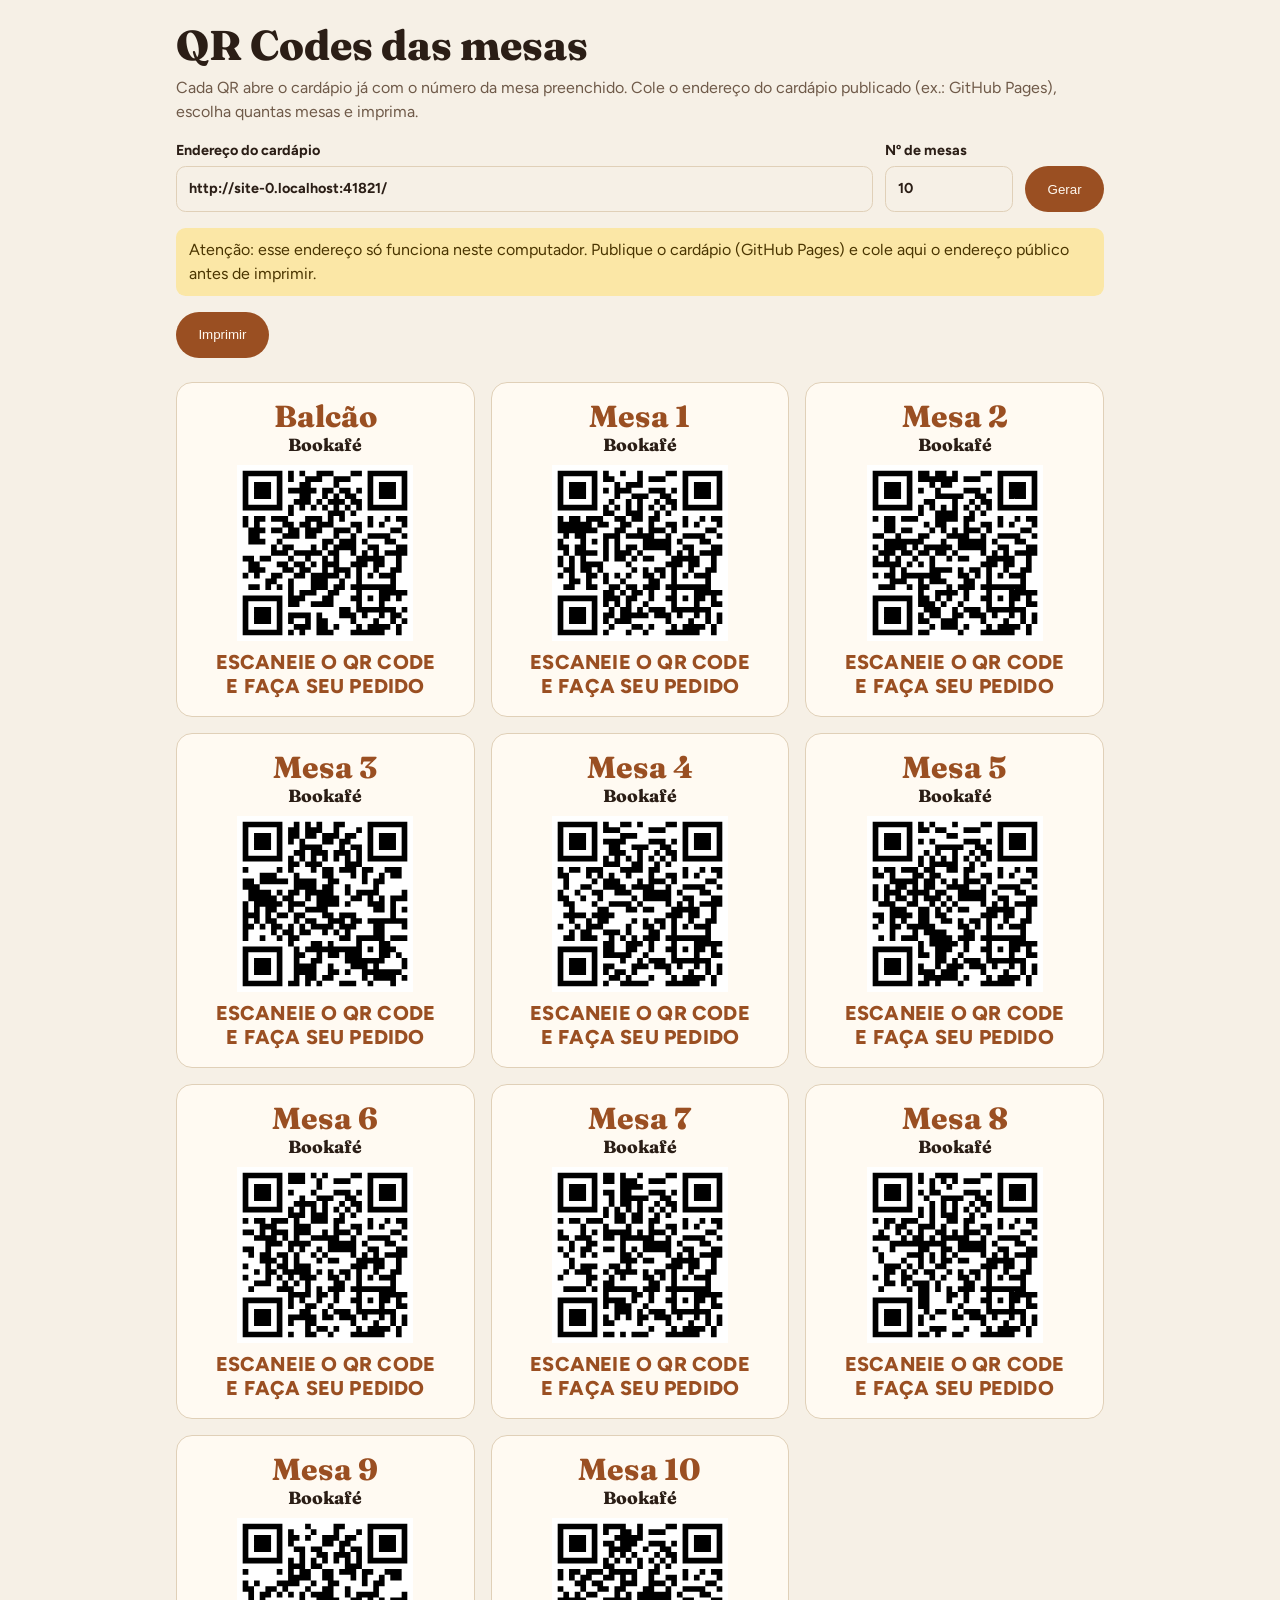
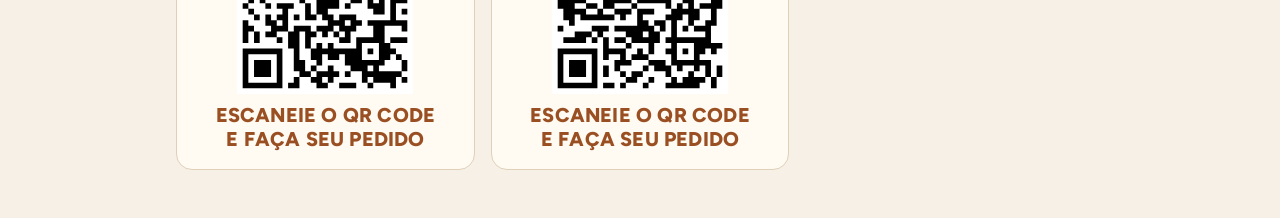
<file: qr-mesas.html>
<!doctype html>
<html lang="pt-BR">
<head>
<meta charset="utf-8">
<meta name="viewport" content="width=device-width,initial-scale=1">
<title>Bookafé · QR das mesas</title>
<link rel="stylesheet" href="https://fonts.googleapis.com/css2?family=Fraunces:opsz,wght@9..144,800&family=Figtree:wght@400;700&display=swap">
<style>
/* Ferramenta interna: gera e imprime um QR por mesa (A4, 6 por folha) */
:root { --bg: #f6f0e6; --fg: #2b1e16; --muted: #6f5a49; --line: #e0d0b8; --accent: #9a4f22; --on-accent: #fff8ef; --warn-bg: #fbe7a6; --warn-fg: #4a3500; color-scheme: light; }
@media (prefers-color-scheme: dark) { :root:not([data-theme="light"]) { --bg: #1a1410; --fg: #f1e6d6; --muted: #bba48e; --line: #3e3026; --accent: #e39a5c; --on-accent: #1d1009; --warn-bg: #4a3a0c; --warn-fg: #fbe7a6; color-scheme: dark; } }
:root[data-theme="dark"] { --bg: #1a1410; --fg: #f1e6d6; --muted: #bba48e; --line: #3e3026; --accent: #e39a5c; --on-accent: #1d1009; --warn-bg: #4a3a0c; --warn-fg: #fbe7a6; color-scheme: dark; }
* { box-sizing: border-box; }
body { margin: 0; background: var(--bg); color: var(--fg); font: 400 1rem/1.5 "Figtree", system-ui, sans-serif; }
.wrap { max-width: 60rem; margin-inline: auto; padding: 1.5rem 16px 3rem; }
h1 { font: 800 clamp(1.8rem, 6vw, 2.6rem)/1.05 "Fraunces", Georgia, serif; margin: 0 0 .5rem; }
p { margin: .25rem 0 1rem; color: var(--muted); }
form { display: grid; grid-template-columns: minmax(0, 1fr) 8rem auto; gap: .75rem; align-items: end; margin-block: 1rem; }
label { display: grid; gap: .3rem; font-weight: 700; font-size: .9rem; }
input { min-height: 2.9rem; padding: .5rem .75rem; border: 1px solid var(--line); border-radius: .6rem; background: transparent; color: var(--fg); font: inherit; width: 100%; }
button { min-height: 2.9rem; padding: 0 1.4rem; border: 0; border-radius: 999px; background: var(--accent); color: var(--on-accent); font: 700 1rem inherit; cursor: pointer; }
.warn { padding: .6rem .8rem; border-radius: .6rem; background: var(--warn-bg); color: var(--warn-fg); }
.grid { display: grid; grid-template-columns: repeat(auto-fill, minmax(14rem, 1fr)); gap: 1rem; margin-top: 1.5rem; }
.card { background: #fffaf2; color: #2b1e16; border: 1px solid #e0d0b8; border-radius: 1rem; padding: 1.1rem; text-align: center; break-inside: avoid; }
.card .n { font: 800 1.9rem/1 "Fraunces", Georgia, serif; color: #9a4f22; }
.card .brand { font: 800 1.1rem "Fraunces", Georgia, serif; margin-top: .2rem; }
.card svg { display: block; width: 100%; max-width: 11rem; height: auto; margin: .6rem auto; }
.card .legenda { display: block; margin-top: .2rem; color: #9a4f22; font: 800 1.25rem/1.2 "Figtree", system-ui, sans-serif; letter-spacing: .01em; text-transform: uppercase; text-wrap: balance; }
@media (max-width: 640px) { form { grid-template-columns: minmax(0, 1fr); } }
@media print {
  @page { size: A4; margin: 10mm; }
  body { background: #fff; }
  .wrap { padding: 0; max-width: none; }
  .no-print { display: none !important; }
  /* 6 cartões por folha: 2 colunas × 3 linhas de 86 mm */
  .grid { grid-template-columns: repeat(2, 1fr); grid-auto-rows: 86mm; gap: 6mm 8mm; margin: 0; }
  .card { display: flex; flex-direction: column; justify-content: center; padding: 4mm; border: 1px dashed #999; }
  .card svg { max-width: 46mm; margin: 2mm auto; }
  .card .legenda { font-size: 15pt; }
}
</style>
</head>
<body>
<div class="wrap">
  <div class="no-print">
    <h1>QR Codes das mesas</h1>
    <p>Cada QR abre o cardápio já com o número da mesa preenchido. Cole o endereço do cardápio publicado (ex.: GitHub Pages), escolha quantas mesas e imprima.</p>
    <form id="f">
      <label>Endereço do cardápio<input id="url" type="url" required placeholder="https://seu-usuario.github.io/bookafe/"></label>
      <label>Nº de mesas<input id="qtd" type="number" min="1" max="60" value="10"></label>
      <button type="submit">Gerar</button>
    </form>
    <p class="warn" id="aviso" hidden></p>
    <button type="button" id="imprimir">Imprimir</button>
  </div>
  <div class="grid" id="grid"></div>
</div>

<script>
(function () {
  var $ = function (id) { return document.getElementById(id); };
  // sugere o endereço do cardápio a partir do endereço desta página
  // Endereço público do cardápio (GitHub Pages deste repositório).
  var ENDERECO_PADRAO = "https://km097755-cpu.github.io/bookafe/";
  $("url").value = /^https?:/.test(location.href) ? location.href.replace(/qr-mesas\.html.*$/, "") : ENDERECO_PADRAO;

  function qrSvg(texto, titulo) {
    var qr = qrcode(0, "M"); qr.addData(texto); qr.make();
    return qr.createSvgTag({ cellSize: 4, margin: 4, scalable: true, title: titulo });
  }
  // Legenda impressa embaixo de cada QR Code (mesas e balcão).
  var LEGENDA = "ESCANEIE O QR CODE E FAÇA SEU PEDIDO";
  function card(rotulo, link) {
    return '<div class="card"><div class="n">' + rotulo + '</div><div class="brand">Bookafé</div>' + qrSvg(link, rotulo) + '<strong class="legenda">' + LEGENDA + "</strong></div>";
  }
  function gerar() {
    var base = $("url").value.trim(), n = Math.max(1, Math.min(60, parseInt($("qtd").value, 10) || 1));
    var local = !/^https?:\/\//i.test(base) || /localhost|127\.0\.0\.1/.test(base);
    $("aviso").hidden = !local;
    $("aviso").textContent = "Atenção: esse endereço só funciona neste computador. Publique o cardápio (GitHub Pages) e cole aqui o endereço público antes de imprimir.";
    var sep = base.indexOf("?") === -1 ? "?" : "&";
    var html = card("Balcão", base);
    for (var i = 1; i <= n; i++) html += card("Mesa " + i, base + sep + "mesa=" + i);
    $("grid").innerHTML = html;
  }
  $("f").addEventListener("submit", function (e) { e.preventDefault(); gerar(); });
  $("imprimir").addEventListener("click", function () { window.print(); });
  window.addEventListener("load", gerar);
})();
</script>
<script>
/* ===== Biblioteca de QR Code (não mexer) ===== */
// qrcode-generator 1.4.4 · Copyright (c) 2009 Kazuhiko Arase · licença MIT
// Copyright (c) 2009 Kazuhiko Arase
// Licensed under the MIT license:
//  http://www.opensource.org/licenses/mit-license.php
var qrcode = function() {
  /**
   * qrcode
   * @param typeNumber 1 to 40
   * @param errorCorrectionLevel 'L','M','Q','H'
   */
  var qrcode = function(typeNumber, errorCorrectionLevel) {
    var PAD0 = 0xEC;
    var PAD1 = 0x11;
    var _typeNumber = typeNumber;
    var _errorCorrectionLevel = QRErrorCorrectionLevel[errorCorrectionLevel];
    var _modules = null;
    var _moduleCount = 0;
    var _dataCache = null;
    var _dataList = [];
    var _this = {};
    var makeImpl = function(test, maskPattern) {
      _moduleCount = _typeNumber * 4 + 17;
      _modules = function(moduleCount) {
        var modules = new Array(moduleCount);
        for (var row = 0; row < moduleCount; row += 1) {
          modules[row] = new Array(moduleCount);
          for (var col = 0; col < moduleCount; col += 1) {
            modules[row][col] = null;
          }
        }
        return modules;
      }(_moduleCount);
      setupPositionProbePattern(0, 0);
      setupPositionProbePattern(_moduleCount - 7, 0);
      setupPositionProbePattern(0, _moduleCount - 7);
      setupPositionAdjustPattern();
      setupTimingPattern();
      setupTypeInfo(test, maskPattern);
      if (_typeNumber >= 7) {
        setupTypeNumber(test);
      }
      if (_dataCache == null) {
        _dataCache = createData(_typeNumber, _errorCorrectionLevel, _dataList);
      }
      mapData(_dataCache, maskPattern);
    };
    var setupPositionProbePattern = function(row, col) {
      for (var r = -1; r <= 7; r += 1) {
        if (row + r <= -1 || _moduleCount <= row + r) continue;
        for (var c = -1; c <= 7; c += 1) {
          if (col + c <= -1 || _moduleCount <= col + c) continue;
          if ( (0 <= r && r <= 6 && (c == 0 || c == 6) )
              || (0 <= c && c <= 6 && (r == 0 || r == 6) )
              || (2 <= r && r <= 4 && 2 <= c && c <= 4) ) {
            _modules[row + r][col + c] = true;
          } else {
            _modules[row + r][col + c] = false;
          }
        }
      }
    };
    var getBestMaskPattern = function() {
      var minLostPoint = 0;
      var pattern = 0;
      for (var i = 0; i < 8; i += 1) {
        makeImpl(true, i);
        var lostPoint = QRUtil.getLostPoint(_this);
        if (i == 0 || minLostPoint > lostPoint) {
          minLostPoint = lostPoint;
          pattern = i;
        }
      }
      return pattern;
    };
    var setupTimingPattern = function() {
      for (var r = 8; r < _moduleCount - 8; r += 1) {
        if (_modules[r][6] != null) {
          continue;
        }
        _modules[r][6] = (r % 2 == 0);
      }
      for (var c = 8; c < _moduleCount - 8; c += 1) {
        if (_modules[6][c] != null) {
          continue;
        }
        _modules[6][c] = (c % 2 == 0);
      }
    };
    var setupPositionAdjustPattern = function() {
      var pos = QRUtil.getPatternPosition(_typeNumber);
      for (var i = 0; i < pos.length; i += 1) {
        for (var j = 0; j < pos.length; j += 1) {
          var row = pos[i];
          var col = pos[j];
          if (_modules[row][col] != null) {
            continue;
          }
          for (var r = -2; r <= 2; r += 1) {
            for (var c = -2; c <= 2; c += 1) {
              if (r == -2 || r == 2 || c == -2 || c == 2
                  || (r == 0 && c == 0) ) {
                _modules[row + r][col + c] = true;
              } else {
                _modules[row + r][col + c] = false;
              }
            }
          }
        }
      }
    };
    var setupTypeNumber = function(test) {
      var bits = QRUtil.getBCHTypeNumber(_typeNumber);
      for (var i = 0; i < 18; i += 1) {
        var mod = (!test && ( (bits >> i) & 1) == 1);
        _modules[Math.floor(i / 3)][i % 3 + _moduleCount - 8 - 3] = mod;
      }
      for (var i = 0; i < 18; i += 1) {
        var mod = (!test && ( (bits >> i) & 1) == 1);
        _modules[i % 3 + _moduleCount - 8 - 3][Math.floor(i / 3)] = mod;
      }
    };
    var setupTypeInfo = function(test, maskPattern) {
      var data = (_errorCorrectionLevel << 3) | maskPattern;
      var bits = QRUtil.getBCHTypeInfo(data);
      for (var i = 0; i < 15; i += 1) {
        var mod = (!test && ( (bits >> i) & 1) == 1);
        if (i < 6) {
          _modules[i][8] = mod;
        } else if (i < 8) {
          _modules[i + 1][8] = mod;
        } else {
          _modules[_moduleCount - 15 + i][8] = mod;
        }
      }
      for (var i = 0; i < 15; i += 1) {
        var mod = (!test && ( (bits >> i) & 1) == 1);
        if (i < 8) {
          _modules[8][_moduleCount - i - 1] = mod;
        } else if (i < 9) {
          _modules[8][15 - i - 1 + 1] = mod;
        } else {
          _modules[8][15 - i - 1] = mod;
        }
      }
      _modules[_moduleCount - 8][8] = (!test);
    };
    var mapData = function(data, maskPattern) {
      var inc = -1;
      var row = _moduleCount - 1;
      var bitIndex = 7;
      var byteIndex = 0;
      var maskFunc = QRUtil.getMaskFunction(maskPattern);
      for (var col = _moduleCount - 1; col > 0; col -= 2) {
        if (col == 6) col -= 1;
        while (true) {
          for (var c = 0; c < 2; c += 1) {
            if (_modules[row][col - c] == null) {
              var dark = false;
              if (byteIndex < data.length) {
                dark = ( ( (data[byteIndex] >>> bitIndex) & 1) == 1);
              }
              var mask = maskFunc(row, col - c);
              if (mask) {
                dark = !dark;
              }
              _modules[row][col - c] = dark;
              bitIndex -= 1;
              if (bitIndex == -1) {
                byteIndex += 1;
                bitIndex = 7;
              }
            }
          }
          row += inc;
          if (row < 0 || _moduleCount <= row) {
            row -= inc;
            inc = -inc;
            break;
          }
        }
      }
    };
    var createBytes = function(buffer, rsBlocks) {
      var offset = 0;
      var maxDcCount = 0;
      var maxEcCount = 0;
      var dcdata = new Array(rsBlocks.length);
      var ecdata = new Array(rsBlocks.length);
      for (var r = 0; r < rsBlocks.length; r += 1) {
        var dcCount = rsBlocks[r].dataCount;
        var ecCount = rsBlocks[r].totalCount - dcCount;
        maxDcCount = Math.max(maxDcCount, dcCount);
        maxEcCount = Math.max(maxEcCount, ecCount);
        dcdata[r] = new Array(dcCount);
        for (var i = 0; i < dcdata[r].length; i += 1) {
          dcdata[r][i] = 0xff & buffer.getBuffer()[i + offset];
        }
        offset += dcCount;
        var rsPoly = QRUtil.getErrorCorrectPolynomial(ecCount);
        var rawPoly = qrPolynomial(dcdata[r], rsPoly.getLength() - 1);
        var modPoly = rawPoly.mod(rsPoly);
        ecdata[r] = new Array(rsPoly.getLength() - 1);
        for (var i = 0; i < ecdata[r].length; i += 1) {
          var modIndex = i + modPoly.getLength() - ecdata[r].length;
          ecdata[r][i] = (modIndex >= 0)? modPoly.getAt(modIndex) : 0;
        }
      }
      var totalCodeCount = 0;
      for (var i = 0; i < rsBlocks.length; i += 1) {
        totalCodeCount += rsBlocks[i].totalCount;
      }
      var data = new Array(totalCodeCount);
      var index = 0;
      for (var i = 0; i < maxDcCount; i += 1) {
        for (var r = 0; r < rsBlocks.length; r += 1) {
          if (i < dcdata[r].length) {
            data[index] = dcdata[r][i];
            index += 1;
          }
        }
      }
      for (var i = 0; i < maxEcCount; i += 1) {
        for (var r = 0; r < rsBlocks.length; r += 1) {
          if (i < ecdata[r].length) {
            data[index] = ecdata[r][i];
            index += 1;
          }
        }
      }
      return data;
    };
    var createData = function(typeNumber, errorCorrectionLevel, dataList) {
      var rsBlocks = QRRSBlock.getRSBlocks(typeNumber, errorCorrectionLevel);
      var buffer = qrBitBuffer();
      for (var i = 0; i < dataList.length; i += 1) {
        var data = dataList[i];
        buffer.put(data.getMode(), 4);
        buffer.put(data.getLength(), QRUtil.getLengthInBits(data.getMode(), typeNumber) );
        data.write(buffer);
      }
      var totalDataCount = 0;
      for (var i = 0; i < rsBlocks.length; i += 1) {
        totalDataCount += rsBlocks[i].dataCount;
      }
      if (buffer.getLengthInBits() > totalDataCount * 8) {
        throw 'code length overflow. ('
          + buffer.getLengthInBits()
          + '>'
          + totalDataCount * 8
          + ')';
      }
      if (buffer.getLengthInBits() + 4 <= totalDataCount * 8) {
        buffer.put(0, 4);
      }
      while (buffer.getLengthInBits() % 8 != 0) {
        buffer.putBit(false);
      }
      while (true) {
        if (buffer.getLengthInBits() >= totalDataCount * 8) {
          break;
        }
        buffer.put(PAD0, 8);
        if (buffer.getLengthInBits() >= totalDataCount * 8) {
          break;
        }
        buffer.put(PAD1, 8);
      }
      return createBytes(buffer, rsBlocks);
    };
    _this.addData = function(data, mode) {
      mode = mode || 'Byte';
      var newData = null;
      switch(mode) {
      case 'Numeric' :
        newData = qrNumber(data);
        break;
      case 'Alphanumeric' :
        newData = qrAlphaNum(data);
        break;
      case 'Byte' :
        newData = qr8BitByte(data);
        break;
      case 'Kanji' :
        newData = qrKanji(data);
        break;
      default :
        throw 'mode:' + mode;
      }
      _dataList.push(newData);
      _dataCache = null;
    };
    _this.isDark = function(row, col) {
      if (row < 0 || _moduleCount <= row || col < 0 || _moduleCount <= col) {
        throw row + ',' + col;
      }
      return _modules[row][col];
    };
    _this.getModuleCount = function() {
      return _moduleCount;
    };
    _this.make = function() {
      if (_typeNumber < 1) {
        var typeNumber = 1;
        for (; typeNumber < 40; typeNumber++) {
          var rsBlocks = QRRSBlock.getRSBlocks(typeNumber, _errorCorrectionLevel);
          var buffer = qrBitBuffer();
          for (var i = 0; i < _dataList.length; i++) {
            var data = _dataList[i];
            buffer.put(data.getMode(), 4);
            buffer.put(data.getLength(), QRUtil.getLengthInBits(data.getMode(), typeNumber) );
            data.write(buffer);
          }
          var totalDataCount = 0;
          for (var i = 0; i < rsBlocks.length; i++) {
            totalDataCount += rsBlocks[i].dataCount;
          }
          if (buffer.getLengthInBits() <= totalDataCount * 8) {
            break;
          }
        }
        _typeNumber = typeNumber;
      }
      makeImpl(false, getBestMaskPattern() );
    };
    _this.createTableTag = function(cellSize, margin) {
      cellSize = cellSize || 2;
      margin = (typeof margin == 'undefined')? cellSize * 4 : margin;
      var qrHtml = '';
      qrHtml += '<table style="';
      qrHtml += ' border-width: 0px; border-style: none;';
      qrHtml += ' border-collapse: collapse;';
      qrHtml += ' padding: 0px; margin: ' + margin + 'px;';
      qrHtml += '">';
      qrHtml += '<tbody>';
      for (var r = 0; r < _this.getModuleCount(); r += 1) {
        qrHtml += '<tr>';
        for (var c = 0; c < _this.getModuleCount(); c += 1) {
          qrHtml += '<td style="';
          qrHtml += ' border-width: 0px; border-style: none;';
          qrHtml += ' border-collapse: collapse;';
          qrHtml += ' padding: 0px; margin: 0px;';
          qrHtml += ' width: ' + cellSize + 'px;';
          qrHtml += ' height: ' + cellSize + 'px;';
          qrHtml += ' background-color: ';
          qrHtml += _this.isDark(r, c)? '#000000' : '#ffffff';
          qrHtml += ';';
          qrHtml += '"/>';
        }
        qrHtml += '</tr>';
      }
      qrHtml += '</tbody>';
      qrHtml += '</table>';
      return qrHtml;
    };
    _this.createSvgTag = function(cellSize, margin, alt, title) {
      var opts = {};
      if (typeof arguments[0] == 'object') {
        opts = arguments[0];
        cellSize = opts.cellSize;
        margin = opts.margin;
        alt = opts.alt;
        title = opts.title;
      }
      cellSize = cellSize || 2;
      margin = (typeof margin == 'undefined')? cellSize * 4 : margin;
      alt = (typeof alt === 'string') ? {text: alt} : alt || {};
      alt.text = alt.text || null;
      alt.id = (alt.text) ? alt.id || 'qrcode-description' : null;
      title = (typeof title === 'string') ? {text: title} : title || {};
      title.text = title.text || null;
      title.id = (title.text) ? title.id || 'qrcode-title' : null;
      var size = _this.getModuleCount() * cellSize + margin * 2;
      var c, mc, r, mr, qrSvg='', rect;
      rect = 'l' + cellSize + ',0 0,' + cellSize +
        ' -' + cellSize + ',0 0,-' + cellSize + 'z ';
      qrSvg += '<svg version="1.1" xmlns="http://www.w3.org/2000/svg"';
      qrSvg += !opts.scalable ? ' width="' + size + 'px" height="' + size + 'px"' : '';
      qrSvg += ' viewBox="0 0 ' + size + ' ' + size + '" ';
      qrSvg += ' preserveAspectRatio="xMinYMin meet"';
      qrSvg += (title.text || alt.text) ? ' role="img" aria-labelledby="' +
          escapeXml([title.id, alt.id].join(' ').trim() ) + '"' : '';
      qrSvg += '>';
      qrSvg += (title.text) ? '<title id="' + escapeXml(title.id) + '">' +
          escapeXml(title.text) + '</title>' : '';
      qrSvg += (alt.text) ? '<description id="' + escapeXml(alt.id) + '">' +
          escapeXml(alt.text) + '</description>' : '';
      qrSvg += '<rect width="100%" height="100%" fill="white" cx="0" cy="0"/>';
      qrSvg += '<path d="';
      for (r = 0; r < _this.getModuleCount(); r += 1) {
        mr = r * cellSize + margin;
        for (c = 0; c < _this.getModuleCount(); c += 1) {
          if (_this.isDark(r, c) ) {
            mc = c*cellSize+margin;
            qrSvg += 'M' + mc + ',' + mr + rect;
          }
        }
      }
      qrSvg += '" stroke="transparent" fill="black"/>';
      qrSvg += '</svg>';
      return qrSvg;
    };
    _this.createDataURL = function(cellSize, margin) {
      cellSize = cellSize || 2;
      margin = (typeof margin == 'undefined')? cellSize * 4 : margin;
      var size = _this.getModuleCount() * cellSize + margin * 2;
      var min = margin;
      var max = size - margin;
      return createDataURL(size, size, function(x, y) {
        if (min <= x && x < max && min <= y && y < max) {
          var c = Math.floor( (x - min) / cellSize);
          var r = Math.floor( (y - min) / cellSize);
          return _this.isDark(r, c)? 0 : 1;
        } else {
          return 1;
        }
      } );
    };
    _this.createImgTag = function(cellSize, margin, alt) {
      cellSize = cellSize || 2;
      margin = (typeof margin == 'undefined')? cellSize * 4 : margin;
      var size = _this.getModuleCount() * cellSize + margin * 2;
      var img = '';
      img += '<img';
      img += '\u0020src="';
      img += _this.createDataURL(cellSize, margin);
      img += '"';
      img += '\u0020width="';
      img += size;
      img += '"';
      img += '\u0020height="';
      img += size;
      img += '"';
      if (alt) {
        img += '\u0020alt="';
        img += escapeXml(alt);
        img += '"';
      }
      img += '/>';
      return img;
    };
    var escapeXml = function(s) {
      var escaped = '';
      for (var i = 0; i < s.length; i += 1) {
        var c = s.charAt(i);
        switch(c) {
        case '<': escaped += '&lt;'; break;
        case '>': escaped += '&gt;'; break;
        case '&': escaped += '&amp;'; break;
        case '"': escaped += '&quot;'; break;
        default : escaped += c; break;
        }
      }
      return escaped;
    };
    var _createHalfASCII = function(margin) {
      var cellSize = 1;
      margin = (typeof margin == 'undefined')? cellSize * 2 : margin;
      var size = _this.getModuleCount() * cellSize + margin * 2;
      var min = margin;
      var max = size - margin;
      var y, x, r1, r2, p;
      var blocks = {
        '██': '█',
        '█ ': '▀',
        ' █': '▄',
        '  ': ' '
      };
      var blocksLastLineNoMargin = {
        '██': '▀',
        '█ ': '▀',
        ' █': ' ',
        '  ': ' '
      };
      var ascii = '';
      for (y = 0; y < size; y += 2) {
        r1 = Math.floor((y - min) / cellSize);
        r2 = Math.floor((y + 1 - min) / cellSize);
        for (x = 0; x < size; x += 1) {
          p = '█';
          if (min <= x && x < max && min <= y && y < max && _this.isDark(r1, Math.floor((x - min) / cellSize))) {
            p = ' ';
          }
          if (min <= x && x < max && min <= y+1 && y+1 < max && _this.isDark(r2, Math.floor((x - min) / cellSize))) {
            p += ' ';
          }
          else {
            p += '█';
          }
          ascii += (margin < 1 && y+1 >= max) ? blocksLastLineNoMargin[p] : blocks[p];
        }
        ascii += '\n';
      }
      if (size % 2 && margin > 0) {
        return ascii.substring(0, ascii.length - size - 1) + Array(size+1).join('▀');
      }
      return ascii.substring(0, ascii.length-1);
    };
    _this.createASCII = function(cellSize, margin) {
      cellSize = cellSize || 1;
      if (cellSize < 2) {
        return _createHalfASCII(margin);
      }
      cellSize -= 1;
      margin = (typeof margin == 'undefined')? cellSize * 2 : margin;
      var size = _this.getModuleCount() * cellSize + margin * 2;
      var min = margin;
      var max = size - margin;
      var y, x, r, p;
      var white = Array(cellSize+1).join('██');
      var black = Array(cellSize+1).join('  ');
      var ascii = '';
      var line = '';
      for (y = 0; y < size; y += 1) {
        r = Math.floor( (y - min) / cellSize);
        line = '';
        for (x = 0; x < size; x += 1) {
          p = 1;
          if (min <= x && x < max && min <= y && y < max && _this.isDark(r, Math.floor((x - min) / cellSize))) {
            p = 0;
          }
          line += p ? white : black;
        }
        for (r = 0; r < cellSize; r += 1) {
          ascii += line + '\n';
        }
      }
      return ascii.substring(0, ascii.length-1);
    };
    _this.renderTo2dContext = function(context, cellSize) {
      cellSize = cellSize || 2;
      var length = _this.getModuleCount();
      for (var row = 0; row < length; row++) {
        for (var col = 0; col < length; col++) {
          context.fillStyle = _this.isDark(row, col) ? 'black' : 'white';
          context.fillRect(row * cellSize, col * cellSize, cellSize, cellSize);
        }
      }
    }
    return _this;
  };
  qrcode.stringToBytesFuncs = {
    'default' : function(s) {
      var bytes = [];
      for (var i = 0; i < s.length; i += 1) {
        var c = s.charCodeAt(i);
        bytes.push(c & 0xff);
      }
      return bytes;
    }
  };
  qrcode.stringToBytes = qrcode.stringToBytesFuncs['default'];
  /**
   * @param unicodeData base64 string of byte array.
   * [16bit Unicode],[16bit Bytes], ...
   * @param numChars
   */
  qrcode.createStringToBytes = function(unicodeData, numChars) {
    var unicodeMap = function() {
      var bin = base64DecodeInputStream(unicodeData);
      var read = function() {
        var b = bin.read();
        if (b == -1) throw 'eof';
        return b;
      };
      var count = 0;
      var unicodeMap = {};
      while (true) {
        var b0 = bin.read();
        if (b0 == -1) break;
        var b1 = read();
        var b2 = read();
        var b3 = read();
        var k = String.fromCharCode( (b0 << 8) | b1);
        var v = (b2 << 8) | b3;
        unicodeMap[k] = v;
        count += 1;
      }
      if (count != numChars) {
        throw count + ' != ' + numChars;
      }
      return unicodeMap;
    }();
    var unknownChar = '?'.charCodeAt(0);
    return function(s) {
      var bytes = [];
      for (var i = 0; i < s.length; i += 1) {
        var c = s.charCodeAt(i);
        if (c < 128) {
          bytes.push(c);
        } else {
          var b = unicodeMap[s.charAt(i)];
          if (typeof b == 'number') {
            if ( (b & 0xff) == b) {
              bytes.push(b);
            } else {
              bytes.push(b >>> 8);
              bytes.push(b & 0xff);
            }
          } else {
            bytes.push(unknownChar);
          }
        }
      }
      return bytes;
    };
  };
  var QRMode = {
    MODE_NUMBER :    1 << 0,
    MODE_ALPHA_NUM : 1 << 1,
    MODE_8BIT_BYTE : 1 << 2,
    MODE_KANJI :     1 << 3
  };
  var QRErrorCorrectionLevel = {
    L : 1,
    M : 0,
    Q : 3,
    H : 2
  };
  var QRMaskPattern = {
    PATTERN000 : 0,
    PATTERN001 : 1,
    PATTERN010 : 2,
    PATTERN011 : 3,
    PATTERN100 : 4,
    PATTERN101 : 5,
    PATTERN110 : 6,
    PATTERN111 : 7
  };
  var QRUtil = function() {
    var PATTERN_POSITION_TABLE = [
      [],
      [6, 18],
      [6, 22],
      [6, 26],
      [6, 30],
      [6, 34],
      [6, 22, 38],
      [6, 24, 42],
      [6, 26, 46],
      [6, 28, 50],
      [6, 30, 54],
      [6, 32, 58],
      [6, 34, 62],
      [6, 26, 46, 66],
      [6, 26, 48, 70],
      [6, 26, 50, 74],
      [6, 30, 54, 78],
      [6, 30, 56, 82],
      [6, 30, 58, 86],
      [6, 34, 62, 90],
      [6, 28, 50, 72, 94],
      [6, 26, 50, 74, 98],
      [6, 30, 54, 78, 102],
      [6, 28, 54, 80, 106],
      [6, 32, 58, 84, 110],
      [6, 30, 58, 86, 114],
      [6, 34, 62, 90, 118],
      [6, 26, 50, 74, 98, 122],
      [6, 30, 54, 78, 102, 126],
      [6, 26, 52, 78, 104, 130],
      [6, 30, 56, 82, 108, 134],
      [6, 34, 60, 86, 112, 138],
      [6, 30, 58, 86, 114, 142],
      [6, 34, 62, 90, 118, 146],
      [6, 30, 54, 78, 102, 126, 150],
      [6, 24, 50, 76, 102, 128, 154],
      [6, 28, 54, 80, 106, 132, 158],
      [6, 32, 58, 84, 110, 136, 162],
      [6, 26, 54, 82, 110, 138, 166],
      [6, 30, 58, 86, 114, 142, 170]
    ];
    var G15 = (1 << 10) | (1 << 8) | (1 << 5) | (1 << 4) | (1 << 2) | (1 << 1) | (1 << 0);
    var G18 = (1 << 12) | (1 << 11) | (1 << 10) | (1 << 9) | (1 << 8) | (1 << 5) | (1 << 2) | (1 << 0);
    var G15_MASK = (1 << 14) | (1 << 12) | (1 << 10) | (1 << 4) | (1 << 1);
    var _this = {};
    var getBCHDigit = function(data) {
      var digit = 0;
      while (data != 0) {
        digit += 1;
        data >>>= 1;
      }
      return digit;
    };
    _this.getBCHTypeInfo = function(data) {
      var d = data << 10;
      while (getBCHDigit(d) - getBCHDigit(G15) >= 0) {
        d ^= (G15 << (getBCHDigit(d) - getBCHDigit(G15) ) );
      }
      return ( (data << 10) | d) ^ G15_MASK;
    };
    _this.getBCHTypeNumber = function(data) {
      var d = data << 12;
      while (getBCHDigit(d) - getBCHDigit(G18) >= 0) {
        d ^= (G18 << (getBCHDigit(d) - getBCHDigit(G18) ) );
      }
      return (data << 12) | d;
    };
    _this.getPatternPosition = function(typeNumber) {
      return PATTERN_POSITION_TABLE[typeNumber - 1];
    };
    _this.getMaskFunction = function(maskPattern) {
      switch (maskPattern) {
      case QRMaskPattern.PATTERN000 :
        return function(i, j) { return (i + j) % 2 == 0; };
      case QRMaskPattern.PATTERN001 :
        return function(i, j) { return i % 2 == 0; };
      case QRMaskPattern.PATTERN010 :
        return function(i, j) { return j % 3 == 0; };
      case QRMaskPattern.PATTERN011 :
        return function(i, j) { return (i + j) % 3 == 0; };
      case QRMaskPattern.PATTERN100 :
        return function(i, j) { return (Math.floor(i / 2) + Math.floor(j / 3) ) % 2 == 0; };
      case QRMaskPattern.PATTERN101 :
        return function(i, j) { return (i * j) % 2 + (i * j) % 3 == 0; };
      case QRMaskPattern.PATTERN110 :
        return function(i, j) { return ( (i * j) % 2 + (i * j) % 3) % 2 == 0; };
      case QRMaskPattern.PATTERN111 :
        return function(i, j) { return ( (i * j) % 3 + (i + j) % 2) % 2 == 0; };
      default :
        throw 'bad maskPattern:' + maskPattern;
      }
    };
    _this.getErrorCorrectPolynomial = function(errorCorrectLength) {
      var a = qrPolynomial([1], 0);
      for (var i = 0; i < errorCorrectLength; i += 1) {
        a = a.multiply(qrPolynomial([1, QRMath.gexp(i)], 0) );
      }
      return a;
    };
    _this.getLengthInBits = function(mode, type) {
      if (1 <= type && type < 10) {
        switch(mode) {
        case QRMode.MODE_NUMBER    : return 10;
        case QRMode.MODE_ALPHA_NUM : return 9;
        case QRMode.MODE_8BIT_BYTE : return 8;
        case QRMode.MODE_KANJI     : return 8;
        default :
          throw 'mode:' + mode;
        }
      } else if (type < 27) {
        switch(mode) {
        case QRMode.MODE_NUMBER    : return 12;
        case QRMode.MODE_ALPHA_NUM : return 11;
        case QRMode.MODE_8BIT_BYTE : return 16;
        case QRMode.MODE_KANJI     : return 10;
        default :
          throw 'mode:' + mode;
        }
      } else if (type < 41) {
        switch(mode) {
        case QRMode.MODE_NUMBER    : return 14;
        case QRMode.MODE_ALPHA_NUM : return 13;
        case QRMode.MODE_8BIT_BYTE : return 16;
        case QRMode.MODE_KANJI     : return 12;
        default :
          throw 'mode:' + mode;
        }
      } else {
        throw 'type:' + type;
      }
    };
    _this.getLostPoint = function(qrcode) {
      var moduleCount = qrcode.getModuleCount();
      var lostPoint = 0;
      for (var row = 0; row < moduleCount; row += 1) {
        for (var col = 0; col < moduleCount; col += 1) {
          var sameCount = 0;
          var dark = qrcode.isDark(row, col);
          for (var r = -1; r <= 1; r += 1) {
            if (row + r < 0 || moduleCount <= row + r) {
              continue;
            }
            for (var c = -1; c <= 1; c += 1) {
              if (col + c < 0 || moduleCount <= col + c) {
                continue;
              }
              if (r == 0 && c == 0) {
                continue;
              }
              if (dark == qrcode.isDark(row + r, col + c) ) {
                sameCount += 1;
              }
            }
          }
          if (sameCount > 5) {
            lostPoint += (3 + sameCount - 5);
          }
        }
      };
      for (var row = 0; row < moduleCount - 1; row += 1) {
        for (var col = 0; col < moduleCount - 1; col += 1) {
          var count = 0;
          if (qrcode.isDark(row, col) ) count += 1;
          if (qrcode.isDark(row + 1, col) ) count += 1;
          if (qrcode.isDark(row, col + 1) ) count += 1;
          if (qrcode.isDark(row + 1, col + 1) ) count += 1;
          if (count == 0 || count == 4) {
            lostPoint += 3;
          }
        }
      }
      for (var row = 0; row < moduleCount; row += 1) {
        for (var col = 0; col < moduleCount - 6; col += 1) {
          if (qrcode.isDark(row, col)
              && !qrcode.isDark(row, col + 1)
              &&  qrcode.isDark(row, col + 2)
              &&  qrcode.isDark(row, col + 3)
              &&  qrcode.isDark(row, col + 4)
              && !qrcode.isDark(row, col + 5)
              &&  qrcode.isDark(row, col + 6) ) {
            lostPoint += 40;
          }
        }
      }
      for (var col = 0; col < moduleCount; col += 1) {
        for (var row = 0; row < moduleCount - 6; row += 1) {
          if (qrcode.isDark(row, col)
              && !qrcode.isDark(row + 1, col)
              &&  qrcode.isDark(row + 2, col)
              &&  qrcode.isDark(row + 3, col)
              &&  qrcode.isDark(row + 4, col)
              && !qrcode.isDark(row + 5, col)
              &&  qrcode.isDark(row + 6, col) ) {
            lostPoint += 40;
          }
        }
      }
      var darkCount = 0;
      for (var col = 0; col < moduleCount; col += 1) {
        for (var row = 0; row < moduleCount; row += 1) {
          if (qrcode.isDark(row, col) ) {
            darkCount += 1;
          }
        }
      }
      var ratio = Math.abs(100 * darkCount / moduleCount / moduleCount - 50) / 5;
      lostPoint += ratio * 10;
      return lostPoint;
    };
    return _this;
  }();
  var QRMath = function() {
    var EXP_TABLE = new Array(256);
    var LOG_TABLE = new Array(256);
    for (var i = 0; i < 8; i += 1) {
      EXP_TABLE[i] = 1 << i;
    }
    for (var i = 8; i < 256; i += 1) {
      EXP_TABLE[i] = EXP_TABLE[i - 4]
        ^ EXP_TABLE[i - 5]
        ^ EXP_TABLE[i - 6]
        ^ EXP_TABLE[i - 8];
    }
    for (var i = 0; i < 255; i += 1) {
      LOG_TABLE[EXP_TABLE[i] ] = i;
    }
    var _this = {};
    _this.glog = function(n) {
      if (n < 1) {
        throw 'glog(' + n + ')';
      }
      return LOG_TABLE[n];
    };
    _this.gexp = function(n) {
      while (n < 0) {
        n += 255;
      }
      while (n >= 256) {
        n -= 255;
      }
      return EXP_TABLE[n];
    };
    return _this;
  }();
  function qrPolynomial(num, shift) {
    if (typeof num.length == 'undefined') {
      throw num.length + '/' + shift;
    }
    var _num = function() {
      var offset = 0;
      while (offset < num.length && num[offset] == 0) {
        offset += 1;
      }
      var _num = new Array(num.length - offset + shift);
      for (var i = 0; i < num.length - offset; i += 1) {
        _num[i] = num[i + offset];
      }
      return _num;
    }();
    var _this = {};
    _this.getAt = function(index) {
      return _num[index];
    };
    _this.getLength = function() {
      return _num.length;
    };
    _this.multiply = function(e) {
      var num = new Array(_this.getLength() + e.getLength() - 1);
      for (var i = 0; i < _this.getLength(); i += 1) {
        for (var j = 0; j < e.getLength(); j += 1) {
          num[i + j] ^= QRMath.gexp(QRMath.glog(_this.getAt(i) ) + QRMath.glog(e.getAt(j) ) );
        }
      }
      return qrPolynomial(num, 0);
    };
    _this.mod = function(e) {
      if (_this.getLength() - e.getLength() < 0) {
        return _this;
      }
      var ratio = QRMath.glog(_this.getAt(0) ) - QRMath.glog(e.getAt(0) );
      var num = new Array(_this.getLength() );
      for (var i = 0; i < _this.getLength(); i += 1) {
        num[i] = _this.getAt(i);
      }
      for (var i = 0; i < e.getLength(); i += 1) {
        num[i] ^= QRMath.gexp(QRMath.glog(e.getAt(i) ) + ratio);
      }
      return qrPolynomial(num, 0).mod(e);
    };
    return _this;
  };
  var QRRSBlock = function() {
    var RS_BLOCK_TABLE = [
      [1, 26, 19],
      [1, 26, 16],
      [1, 26, 13],
      [1, 26, 9],
      [1, 44, 34],
      [1, 44, 28],
      [1, 44, 22],
      [1, 44, 16],
      [1, 70, 55],
      [1, 70, 44],
      [2, 35, 17],
      [2, 35, 13],
      [1, 100, 80],
      [2, 50, 32],
      [2, 50, 24],
      [4, 25, 9],
      [1, 134, 108],
      [2, 67, 43],
      [2, 33, 15, 2, 34, 16],
      [2, 33, 11, 2, 34, 12],
      [2, 86, 68],
      [4, 43, 27],
      [4, 43, 19],
      [4, 43, 15],
      [2, 98, 78],
      [4, 49, 31],
      [2, 32, 14, 4, 33, 15],
      [4, 39, 13, 1, 40, 14],
      [2, 121, 97],
      [2, 60, 38, 2, 61, 39],
      [4, 40, 18, 2, 41, 19],
      [4, 40, 14, 2, 41, 15],
      [2, 146, 116],
      [3, 58, 36, 2, 59, 37],
      [4, 36, 16, 4, 37, 17],
      [4, 36, 12, 4, 37, 13],
      [2, 86, 68, 2, 87, 69],
      [4, 69, 43, 1, 70, 44],
      [6, 43, 19, 2, 44, 20],
      [6, 43, 15, 2, 44, 16],
      [4, 101, 81],
      [1, 80, 50, 4, 81, 51],
      [4, 50, 22, 4, 51, 23],
      [3, 36, 12, 8, 37, 13],
      [2, 116, 92, 2, 117, 93],
      [6, 58, 36, 2, 59, 37],
      [4, 46, 20, 6, 47, 21],
      [7, 42, 14, 4, 43, 15],
      [4, 133, 107],
      [8, 59, 37, 1, 60, 38],
      [8, 44, 20, 4, 45, 21],
      [12, 33, 11, 4, 34, 12],
      [3, 145, 115, 1, 146, 116],
      [4, 64, 40, 5, 65, 41],
      [11, 36, 16, 5, 37, 17],
      [11, 36, 12, 5, 37, 13],
      [5, 109, 87, 1, 110, 88],
      [5, 65, 41, 5, 66, 42],
      [5, 54, 24, 7, 55, 25],
      [11, 36, 12, 7, 37, 13],
      [5, 122, 98, 1, 123, 99],
      [7, 73, 45, 3, 74, 46],
      [15, 43, 19, 2, 44, 20],
      [3, 45, 15, 13, 46, 16],
      [1, 135, 107, 5, 136, 108],
      [10, 74, 46, 1, 75, 47],
      [1, 50, 22, 15, 51, 23],
      [2, 42, 14, 17, 43, 15],
      [5, 150, 120, 1, 151, 121],
      [9, 69, 43, 4, 70, 44],
      [17, 50, 22, 1, 51, 23],
      [2, 42, 14, 19, 43, 15],
      [3, 141, 113, 4, 142, 114],
      [3, 70, 44, 11, 71, 45],
      [17, 47, 21, 4, 48, 22],
      [9, 39, 13, 16, 40, 14],
      [3, 135, 107, 5, 136, 108],
      [3, 67, 41, 13, 68, 42],
      [15, 54, 24, 5, 55, 25],
      [15, 43, 15, 10, 44, 16],
      [4, 144, 116, 4, 145, 117],
      [17, 68, 42],
      [17, 50, 22, 6, 51, 23],
      [19, 46, 16, 6, 47, 17],
      [2, 139, 111, 7, 140, 112],
      [17, 74, 46],
      [7, 54, 24, 16, 55, 25],
      [34, 37, 13],
      [4, 151, 121, 5, 152, 122],
      [4, 75, 47, 14, 76, 48],
      [11, 54, 24, 14, 55, 25],
      [16, 45, 15, 14, 46, 16],
      [6, 147, 117, 4, 148, 118],
      [6, 73, 45, 14, 74, 46],
      [11, 54, 24, 16, 55, 25],
      [30, 46, 16, 2, 47, 17],
      [8, 132, 106, 4, 133, 107],
      [8, 75, 47, 13, 76, 48],
      [7, 54, 24, 22, 55, 25],
      [22, 45, 15, 13, 46, 16],
      [10, 142, 114, 2, 143, 115],
      [19, 74, 46, 4, 75, 47],
      [28, 50, 22, 6, 51, 23],
      [33, 46, 16, 4, 47, 17],
      [8, 152, 122, 4, 153, 123],
      [22, 73, 45, 3, 74, 46],
      [8, 53, 23, 26, 54, 24],
      [12, 45, 15, 28, 46, 16],
      [3, 147, 117, 10, 148, 118],
      [3, 73, 45, 23, 74, 46],
      [4, 54, 24, 31, 55, 25],
      [11, 45, 15, 31, 46, 16],
      [7, 146, 116, 7, 147, 117],
      [21, 73, 45, 7, 74, 46],
      [1, 53, 23, 37, 54, 24],
      [19, 45, 15, 26, 46, 16],
      [5, 145, 115, 10, 146, 116],
      [19, 75, 47, 10, 76, 48],
      [15, 54, 24, 25, 55, 25],
      [23, 45, 15, 25, 46, 16],
      [13, 145, 115, 3, 146, 116],
      [2, 74, 46, 29, 75, 47],
      [42, 54, 24, 1, 55, 25],
      [23, 45, 15, 28, 46, 16],
      [17, 145, 115],
      [10, 74, 46, 23, 75, 47],
      [10, 54, 24, 35, 55, 25],
      [19, 45, 15, 35, 46, 16],
      [17, 145, 115, 1, 146, 116],
      [14, 74, 46, 21, 75, 47],
      [29, 54, 24, 19, 55, 25],
      [11, 45, 15, 46, 46, 16],
      [13, 145, 115, 6, 146, 116],
      [14, 74, 46, 23, 75, 47],
      [44, 54, 24, 7, 55, 25],
      [59, 46, 16, 1, 47, 17],
      [12, 151, 121, 7, 152, 122],
      [12, 75, 47, 26, 76, 48],
      [39, 54, 24, 14, 55, 25],
      [22, 45, 15, 41, 46, 16],
      [6, 151, 121, 14, 152, 122],
      [6, 75, 47, 34, 76, 48],
      [46, 54, 24, 10, 55, 25],
      [2, 45, 15, 64, 46, 16],
      [17, 152, 122, 4, 153, 123],
      [29, 74, 46, 14, 75, 47],
      [49, 54, 24, 10, 55, 25],
      [24, 45, 15, 46, 46, 16],
      [4, 152, 122, 18, 153, 123],
      [13, 74, 46, 32, 75, 47],
      [48, 54, 24, 14, 55, 25],
      [42, 45, 15, 32, 46, 16],
      [20, 147, 117, 4, 148, 118],
      [40, 75, 47, 7, 76, 48],
      [43, 54, 24, 22, 55, 25],
      [10, 45, 15, 67, 46, 16],
      [19, 148, 118, 6, 149, 119],
      [18, 75, 47, 31, 76, 48],
      [34, 54, 24, 34, 55, 25],
      [20, 45, 15, 61, 46, 16]
    ];
    var qrRSBlock = function(totalCount, dataCount) {
      var _this = {};
      _this.totalCount = totalCount;
      _this.dataCount = dataCount;
      return _this;
    };
    var _this = {};
    var getRsBlockTable = function(typeNumber, errorCorrectionLevel) {
      switch(errorCorrectionLevel) {
      case QRErrorCorrectionLevel.L :
        return RS_BLOCK_TABLE[(typeNumber - 1) * 4 + 0];
      case QRErrorCorrectionLevel.M :
        return RS_BLOCK_TABLE[(typeNumber - 1) * 4 + 1];
      case QRErrorCorrectionLevel.Q :
        return RS_BLOCK_TABLE[(typeNumber - 1) * 4 + 2];
      case QRErrorCorrectionLevel.H :
        return RS_BLOCK_TABLE[(typeNumber - 1) * 4 + 3];
      default :
        return undefined;
      }
    };
    _this.getRSBlocks = function(typeNumber, errorCorrectionLevel) {
      var rsBlock = getRsBlockTable(typeNumber, errorCorrectionLevel);
      if (typeof rsBlock == 'undefined') {
        throw 'bad rs block @ typeNumber:' + typeNumber +
            '/errorCorrectionLevel:' + errorCorrectionLevel;
      }
      var length = rsBlock.length / 3;
      var list = [];
      for (var i = 0; i < length; i += 1) {
        var count = rsBlock[i * 3 + 0];
        var totalCount = rsBlock[i * 3 + 1];
        var dataCount = rsBlock[i * 3 + 2];
        for (var j = 0; j < count; j += 1) {
          list.push(qrRSBlock(totalCount, dataCount) );
        }
      }
      return list;
    };
    return _this;
  }();
  var qrBitBuffer = function() {
    var _buffer = [];
    var _length = 0;
    var _this = {};
    _this.getBuffer = function() {
      return _buffer;
    };
    _this.getAt = function(index) {
      var bufIndex = Math.floor(index / 8);
      return ( (_buffer[bufIndex] >>> (7 - index % 8) ) & 1) == 1;
    };
    _this.put = function(num, length) {
      for (var i = 0; i < length; i += 1) {
        _this.putBit( ( (num >>> (length - i - 1) ) & 1) == 1);
      }
    };
    _this.getLengthInBits = function() {
      return _length;
    };
    _this.putBit = function(bit) {
      var bufIndex = Math.floor(_length / 8);
      if (_buffer.length <= bufIndex) {
        _buffer.push(0);
      }
      if (bit) {
        _buffer[bufIndex] |= (0x80 >>> (_length % 8) );
      }
      _length += 1;
    };
    return _this;
  };
  var qrNumber = function(data) {
    var _mode = QRMode.MODE_NUMBER;
    var _data = data;
    var _this = {};
    _this.getMode = function() {
      return _mode;
    };
    _this.getLength = function(buffer) {
      return _data.length;
    };
    _this.write = function(buffer) {
      var data = _data;
      var i = 0;
      while (i + 2 < data.length) {
        buffer.put(strToNum(data.substring(i, i + 3) ), 10);
        i += 3;
      }
      if (i < data.length) {
        if (data.length - i == 1) {
          buffer.put(strToNum(data.substring(i, i + 1) ), 4);
        } else if (data.length - i == 2) {
          buffer.put(strToNum(data.substring(i, i + 2) ), 7);
        }
      }
    };
    var strToNum = function(s) {
      var num = 0;
      for (var i = 0; i < s.length; i += 1) {
        num = num * 10 + chatToNum(s.charAt(i) );
      }
      return num;
    };
    var chatToNum = function(c) {
      if ('0' <= c && c <= '9') {
        return c.charCodeAt(0) - '0'.charCodeAt(0);
      }
      throw 'illegal char :' + c;
    };
    return _this;
  };
  var qrAlphaNum = function(data) {
    var _mode = QRMode.MODE_ALPHA_NUM;
    var _data = data;
    var _this = {};
    _this.getMode = function() {
      return _mode;
    };
    _this.getLength = function(buffer) {
      return _data.length;
    };
    _this.write = function(buffer) {
      var s = _data;
      var i = 0;
      while (i + 1 < s.length) {
        buffer.put(
          getCode(s.charAt(i) ) * 45 +
          getCode(s.charAt(i + 1) ), 11);
        i += 2;
      }
      if (i < s.length) {
        buffer.put(getCode(s.charAt(i) ), 6);
      }
    };
    var getCode = function(c) {
      if ('0' <= c && c <= '9') {
        return c.charCodeAt(0) - '0'.charCodeAt(0);
      } else if ('A' <= c && c <= 'Z') {
        return c.charCodeAt(0) - 'A'.charCodeAt(0) + 10;
      } else {
        switch (c) {
        case ' ' : return 36;
        case '$' : return 37;
        case '%' : return 38;
        case '*' : return 39;
        case '+' : return 40;
        case '-' : return 41;
        case '.' : return 42;
        case '/' : return 43;
        case ':' : return 44;
        default :
          throw 'illegal char :' + c;
        }
      }
    };
    return _this;
  };
  var qr8BitByte = function(data) {
    var _mode = QRMode.MODE_8BIT_BYTE;
    var _data = data;
    var _bytes = qrcode.stringToBytes(data);
    var _this = {};
    _this.getMode = function() {
      return _mode;
    };
    _this.getLength = function(buffer) {
      return _bytes.length;
    };
    _this.write = function(buffer) {
      for (var i = 0; i < _bytes.length; i += 1) {
        buffer.put(_bytes[i], 8);
      }
    };
    return _this;
  };
  var qrKanji = function(data) {
    var _mode = QRMode.MODE_KANJI;
    var _data = data;
    var stringToBytes = qrcode.stringToBytesFuncs['SJIS'];
    if (!stringToBytes) {
      throw 'sjis not supported.';
    }
    !function(c, code) {
      var test = stringToBytes(c);
      if (test.length != 2 || ( (test[0] << 8) | test[1]) != code) {
        throw 'sjis not supported.';
      }
    }('\u53cb', 0x9746);
    var _bytes = stringToBytes(data);
    var _this = {};
    _this.getMode = function() {
      return _mode;
    };
    _this.getLength = function(buffer) {
      return ~~(_bytes.length / 2);
    };
    _this.write = function(buffer) {
      var data = _bytes;
      var i = 0;
      while (i + 1 < data.length) {
        var c = ( (0xff & data[i]) << 8) | (0xff & data[i + 1]);
        if (0x8140 <= c && c <= 0x9FFC) {
          c -= 0x8140;
        } else if (0xE040 <= c && c <= 0xEBBF) {
          c -= 0xC140;
        } else {
          throw 'illegal char at ' + (i + 1) + '/' + c;
        }
        c = ( (c >>> 8) & 0xff) * 0xC0 + (c & 0xff);
        buffer.put(c, 13);
        i += 2;
      }
      if (i < data.length) {
        throw 'illegal char at ' + (i + 1);
      }
    };
    return _this;
  };
  var byteArrayOutputStream = function() {
    var _bytes = [];
    var _this = {};
    _this.writeByte = function(b) {
      _bytes.push(b & 0xff);
    };
    _this.writeShort = function(i) {
      _this.writeByte(i);
      _this.writeByte(i >>> 8);
    };
    _this.writeBytes = function(b, off, len) {
      off = off || 0;
      len = len || b.length;
      for (var i = 0; i < len; i += 1) {
        _this.writeByte(b[i + off]);
      }
    };
    _this.writeString = function(s) {
      for (var i = 0; i < s.length; i += 1) {
        _this.writeByte(s.charCodeAt(i) );
      }
    };
    _this.toByteArray = function() {
      return _bytes;
    };
    _this.toString = function() {
      var s = '';
      s += '[';
      for (var i = 0; i < _bytes.length; i += 1) {
        if (i > 0) {
          s += ',';
        }
        s += _bytes[i];
      }
      s += ']';
      return s;
    };
    return _this;
  };
  var base64EncodeOutputStream = function() {
    var _buffer = 0;
    var _buflen = 0;
    var _length = 0;
    var _base64 = '';
    var _this = {};
    var writeEncoded = function(b) {
      _base64 += String.fromCharCode(encode(b & 0x3f) );
    };
    var encode = function(n) {
      if (n < 0) {
      } else if (n < 26) {
        return 0x41 + n;
      } else if (n < 52) {
        return 0x61 + (n - 26);
      } else if (n < 62) {
        return 0x30 + (n - 52);
      } else if (n == 62) {
        return 0x2b;
      } else if (n == 63) {
        return 0x2f;
      }
      throw 'n:' + n;
    };
    _this.writeByte = function(n) {
      _buffer = (_buffer << 8) | (n & 0xff);
      _buflen += 8;
      _length += 1;
      while (_buflen >= 6) {
        writeEncoded(_buffer >>> (_buflen - 6) );
        _buflen -= 6;
      }
    };
    _this.flush = function() {
      if (_buflen > 0) {
        writeEncoded(_buffer << (6 - _buflen) );
        _buffer = 0;
        _buflen = 0;
      }
      if (_length % 3 != 0) {
        var padlen = 3 - _length % 3;
        for (var i = 0; i < padlen; i += 1) {
          _base64 += '=';
        }
      }
    };
    _this.toString = function() {
      return _base64;
    };
    return _this;
  };
  var base64DecodeInputStream = function(str) {
    var _str = str;
    var _pos = 0;
    var _buffer = 0;
    var _buflen = 0;
    var _this = {};
    _this.read = function() {
      while (_buflen < 8) {
        if (_pos >= _str.length) {
          if (_buflen == 0) {
            return -1;
          }
          throw 'unexpected end of file./' + _buflen;
        }
        var c = _str.charAt(_pos);
        _pos += 1;
        if (c == '=') {
          _buflen = 0;
          return -1;
        } else if (c.match(/^\s$/) ) {
          continue;
        }
        _buffer = (_buffer << 6) | decode(c.charCodeAt(0) );
        _buflen += 6;
      }
      var n = (_buffer >>> (_buflen - 8) ) & 0xff;
      _buflen -= 8;
      return n;
    };
    var decode = function(c) {
      if (0x41 <= c && c <= 0x5a) {
        return c - 0x41;
      } else if (0x61 <= c && c <= 0x7a) {
        return c - 0x61 + 26;
      } else if (0x30 <= c && c <= 0x39) {
        return c - 0x30 + 52;
      } else if (c == 0x2b) {
        return 62;
      } else if (c == 0x2f) {
        return 63;
      } else {
        throw 'c:' + c;
      }
    };
    return _this;
  };
  var gifImage = function(width, height) {
    var _width = width;
    var _height = height;
    var _data = new Array(width * height);
    var _this = {};
    _this.setPixel = function(x, y, pixel) {
      _data[y * _width + x] = pixel;
    };
    _this.write = function(out) {
      out.writeString('GIF87a');
      out.writeShort(_width);
      out.writeShort(_height);
      out.writeByte(0x80); // 2bit
      out.writeByte(0);
      out.writeByte(0);
      out.writeByte(0x00);
      out.writeByte(0x00);
      out.writeByte(0x00);
      out.writeByte(0xff);
      out.writeByte(0xff);
      out.writeByte(0xff);
      out.writeString(',');
      out.writeShort(0);
      out.writeShort(0);
      out.writeShort(_width);
      out.writeShort(_height);
      out.writeByte(0);
      var lzwMinCodeSize = 2;
      var raster = getLZWRaster(lzwMinCodeSize);
      out.writeByte(lzwMinCodeSize);
      var offset = 0;
      while (raster.length - offset > 255) {
        out.writeByte(255);
        out.writeBytes(raster, offset, 255);
        offset += 255;
      }
      out.writeByte(raster.length - offset);
      out.writeBytes(raster, offset, raster.length - offset);
      out.writeByte(0x00);
      out.writeString(';');
    };
    var bitOutputStream = function(out) {
      var _out = out;
      var _bitLength = 0;
      var _bitBuffer = 0;
      var _this = {};
      _this.write = function(data, length) {
        if ( (data >>> length) != 0) {
          throw 'length over';
        }
        while (_bitLength + length >= 8) {
          _out.writeByte(0xff & ( (data << _bitLength) | _bitBuffer) );
          length -= (8 - _bitLength);
          data >>>= (8 - _bitLength);
          _bitBuffer = 0;
          _bitLength = 0;
        }
        _bitBuffer = (data << _bitLength) | _bitBuffer;
        _bitLength = _bitLength + length;
      };
      _this.flush = function() {
        if (_bitLength > 0) {
          _out.writeByte(_bitBuffer);
        }
      };
      return _this;
    };
    var getLZWRaster = function(lzwMinCodeSize) {
      var clearCode = 1 << lzwMinCodeSize;
      var endCode = (1 << lzwMinCodeSize) + 1;
      var bitLength = lzwMinCodeSize + 1;
      var table = lzwTable();
      for (var i = 0; i < clearCode; i += 1) {
        table.add(String.fromCharCode(i) );
      }
      table.add(String.fromCharCode(clearCode) );
      table.add(String.fromCharCode(endCode) );
      var byteOut = byteArrayOutputStream();
      var bitOut = bitOutputStream(byteOut);
      bitOut.write(clearCode, bitLength);
      var dataIndex = 0;
      var s = String.fromCharCode(_data[dataIndex]);
      dataIndex += 1;
      while (dataIndex < _data.length) {
        var c = String.fromCharCode(_data[dataIndex]);
        dataIndex += 1;
        if (table.contains(s + c) ) {
          s = s + c;
        } else {
          bitOut.write(table.indexOf(s), bitLength);
          if (table.size() < 0xfff) {
            if (table.size() == (1 << bitLength) ) {
              bitLength += 1;
            }
            table.add(s + c);
          }
          s = c;
        }
      }
      bitOut.write(table.indexOf(s), bitLength);
      bitOut.write(endCode, bitLength);
      bitOut.flush();
      return byteOut.toByteArray();
    };
    var lzwTable = function() {
      var _map = {};
      var _size = 0;
      var _this = {};
      _this.add = function(key) {
        if (_this.contains(key) ) {
          throw 'dup key:' + key;
        }
        _map[key] = _size;
        _size += 1;
      };
      _this.size = function() {
        return _size;
      };
      _this.indexOf = function(key) {
        return _map[key];
      };
      _this.contains = function(key) {
        return typeof _map[key] != 'undefined';
      };
      return _this;
    };
    return _this;
  };
  var createDataURL = function(width, height, getPixel) {
    var gif = gifImage(width, height);
    for (var y = 0; y < height; y += 1) {
      for (var x = 0; x < width; x += 1) {
        gif.setPixel(x, y, getPixel(x, y) );
      }
    }
    var b = byteArrayOutputStream();
    gif.write(b);
    var base64 = base64EncodeOutputStream();
    var bytes = b.toByteArray();
    for (var i = 0; i < bytes.length; i += 1) {
      base64.writeByte(bytes[i]);
    }
    base64.flush();
    return 'data:image/gif;base64,' + base64;
  };
  return qrcode;
}();
!function() {
  qrcode.stringToBytesFuncs['UTF-8'] = function(s) {
    function toUTF8Array(str) {
      var utf8 = [];
      for (var i=0; i < str.length; i++) {
        var charcode = str.charCodeAt(i);
        if (charcode < 0x80) utf8.push(charcode);
        else if (charcode < 0x800) {
          utf8.push(0xc0 | (charcode >> 6),
              0x80 | (charcode & 0x3f));
        }
        else if (charcode < 0xd800 || charcode >= 0xe000) {
          utf8.push(0xe0 | (charcode >> 12),
              0x80 | ((charcode>>6) & 0x3f),
              0x80 | (charcode & 0x3f));
        }
        else {
          i++;
          charcode = 0x10000 + (((charcode & 0x3ff)<<10)
            | (str.charCodeAt(i) & 0x3ff));
          utf8.push(0xf0 | (charcode >>18),
              0x80 | ((charcode>>12) & 0x3f),
              0x80 | ((charcode>>6) & 0x3f),
              0x80 | (charcode & 0x3f));
        }
      }
      return utf8;
    }
    return toUTF8Array(s);
  };
}();
(function (factory) {
  if (typeof define === 'function' && define.amd) {
      define([], factory);
  } else if (typeof exports === 'object') {
      module.exports = factory();
  }
}(function () {
    return qrcode;
}));
</script>
</body>
</html>
</file>
